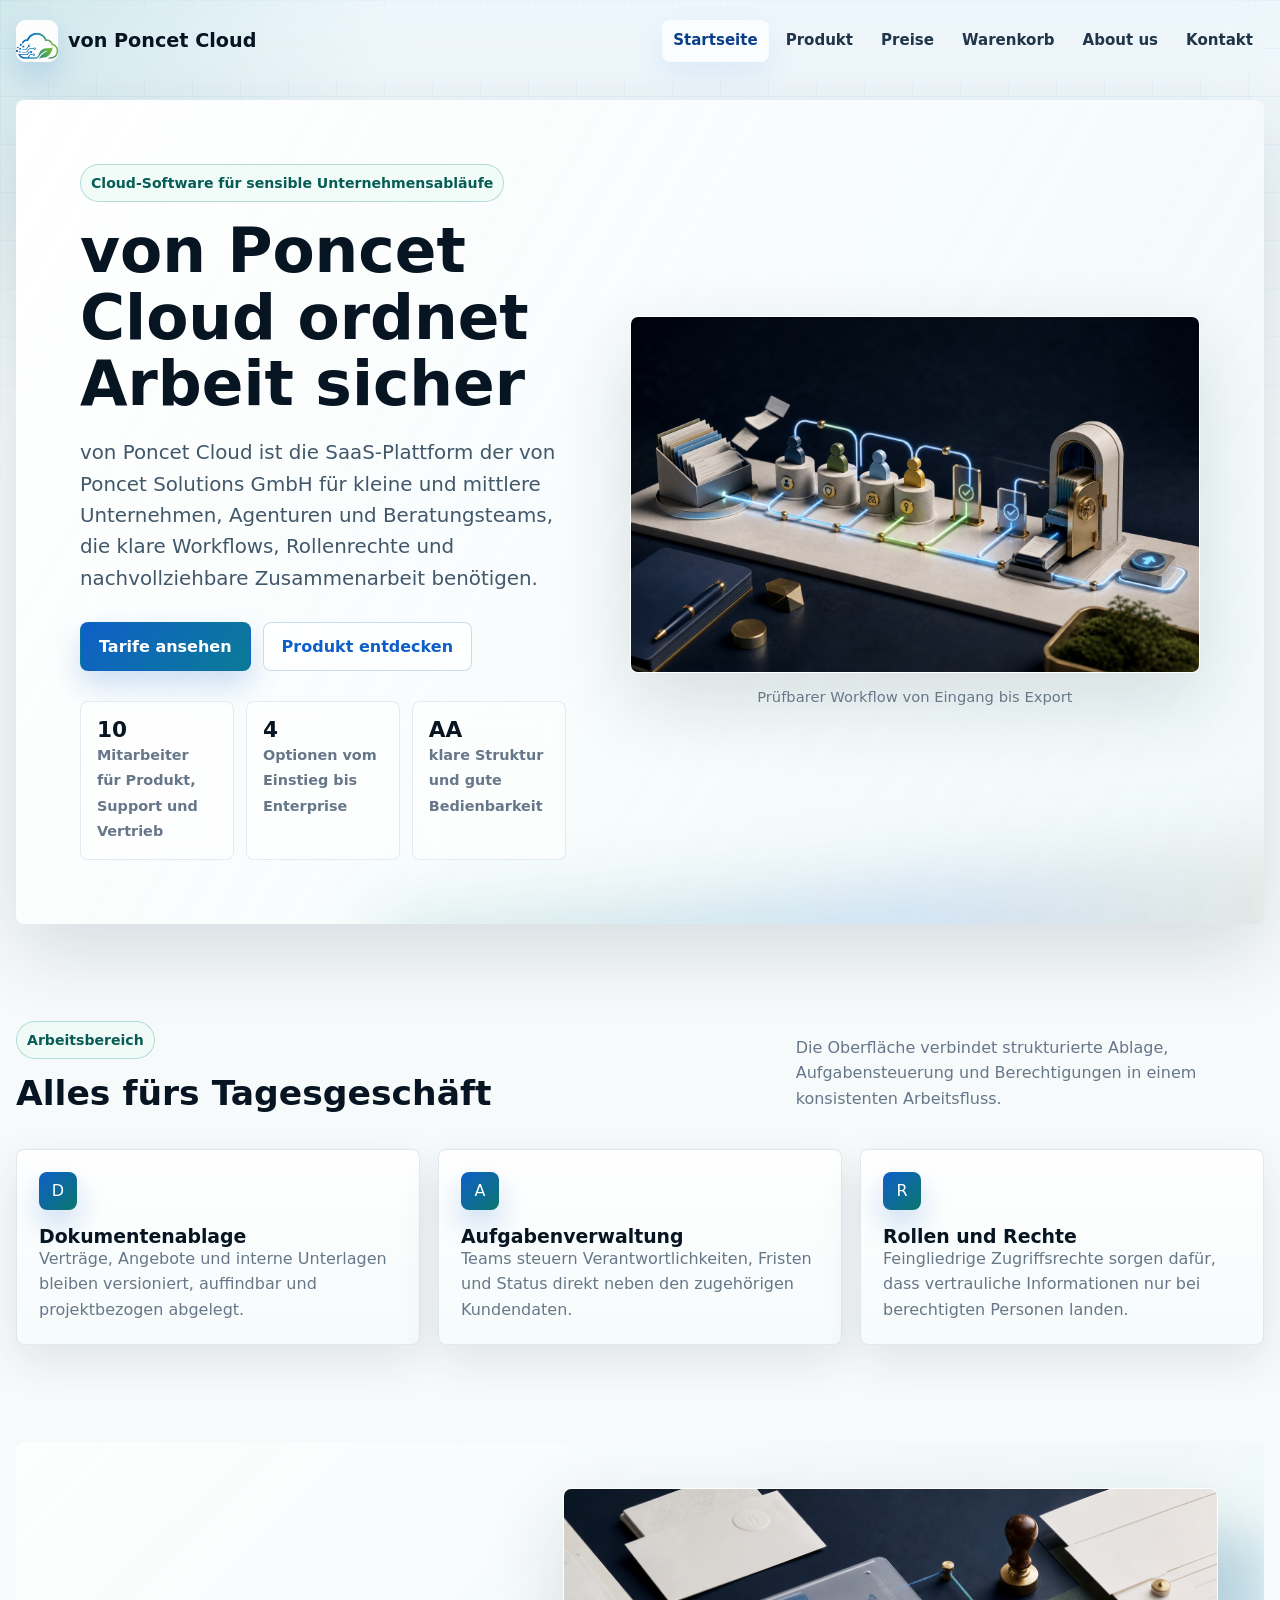
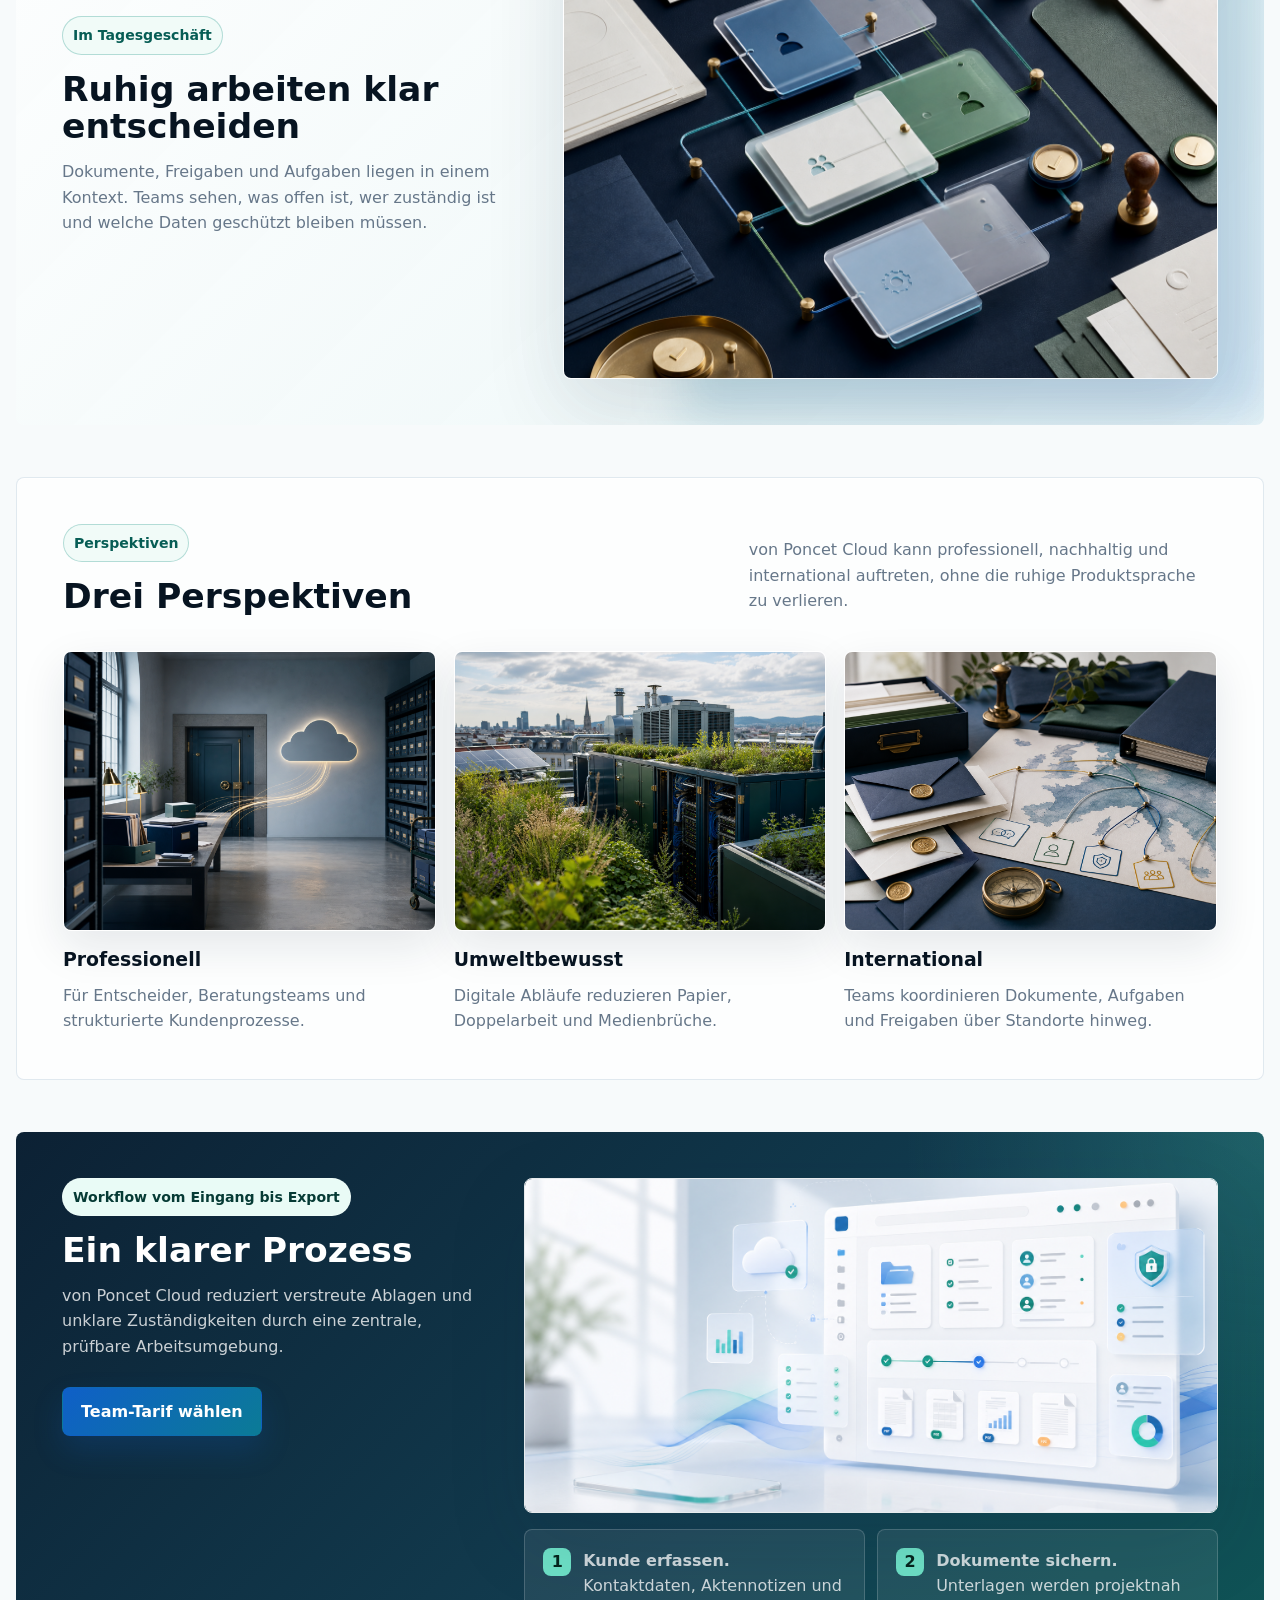
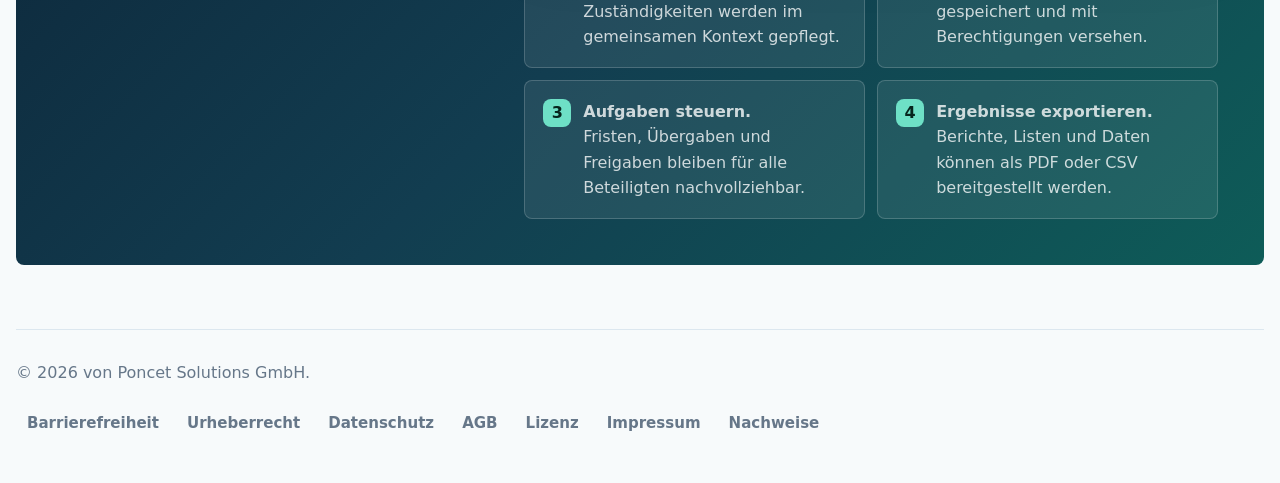
<file: index.html>
<!DOCTYPE html>
<html lang="de">
<head>
  <meta charset="UTF-8">
  <meta name="viewport" content="width=device-width, initial-scale=1.0">
  <meta name="description" content="von Poncet Cloud ist ein Cloud-Service der von Poncet Solutions GmbH für sichere Unternehmens-Workflows.">
  <link rel="stylesheet" href="style/style.css?v=8">
  <script src="js/main.js" defer></script>
  <title>von Poncet Cloud | Sichere Cloud-Workflows</title>
</head>
<body>
  <a class="skip-link" href="#main-content">Zum Inhalt springen</a>
  <header class="site-header">
    <a class="brand" href="index.html" aria-label="von Poncet Cloud Startseite"><span class="brand-logo" aria-hidden="true"></span>von Poncet Cloud</a>
    <nav aria-label="Hauptnavigation">
      <ul>
        <li><a href="index.html" aria-current="page">Startseite</a></li>
        <li><a href="product.html">Produkt</a></li>
        <li><a href="pricing.html">Preise</a></li>
        <li><a href="cart.html">Warenkorb</a></li>
        <li><a href="about.html">About us</a></li>
        <li><a href="contact.html">Kontakt</a></li>
      </ul>
    </nav>
  </header>

  <main id="main-content">
    <section class="hero">
      <div>
        <p class="eyebrow">Cloud-Software für sensible Unternehmensabläufe</p>
        <h1>von Poncet Cloud ordnet Arbeit sicher</h1>
        <p class="lead">
          von Poncet Cloud ist die SaaS-Plattform der von Poncet Solutions GmbH für kleine und mittlere Unternehmen,
          Agenturen und Beratungsteams, die klare Workflows, Rollenrechte und nachvollziehbare
          Zusammenarbeit benötigen.
        </p>
        <div class="actions">
          <a class="button" href="pricing.html">Tarife ansehen</a>
          <a class="button secondary" href="product.html">Produkt entdecken</a>
        </div>
        <div class="metrics" aria-label="Produktkennzahlen">
          <div class="metric"><strong>10</strong><span>Mitarbeiter für Produkt, Support und Vertrieb</span></div>
          <div class="metric"><strong>4</strong><span>Optionen vom Einstieg bis Enterprise</span></div>
          <div class="metric"><strong>AA</strong><span>klare Struktur und gute Bedienbarkeit</span></div>
        </div>
      </div>
      <figure class="hero-visual hero-visual-wide">
        <img src="assets/images/vonponcetcloud-workflow-model.png" alt="Physisches Modell eines sicheren Workflows mit Rollen, Freigaben und Exportpfad">
        <figcaption>Prüfbarer Workflow von Eingang bis Export</figcaption>
      </figure>
    </section>

    <section class="intro-band" aria-labelledby="features-heading">
      <div class="section-head">
        <div>
          <p class="eyebrow">Arbeitsbereich</p>
          <h2 id="features-heading">Alles fürs Tagesgeschäft</h2>
        </div>
        <p>Die Oberfläche verbindet strukturierte Ablage, Aufgabensteuerung und Berechtigungen in einem konsistenten Arbeitsfluss.</p>
      </div>
      <div class="feature-grid">
        <article class="feature">
          <div class="icon brand-mark" aria-hidden="true">D</div>
          <h3>Dokumentenablage</h3>
          <p>Verträge, Angebote und interne Unterlagen bleiben versioniert, auffindbar und projektbezogen abgelegt.</p>
        </article>
        <article class="feature">
          <div class="icon brand-mark" aria-hidden="true">A</div>
          <h3>Aufgabenverwaltung</h3>
          <p>Teams steuern Verantwortlichkeiten, Fristen und Status direkt neben den zugehörigen Kundendaten.</p>
        </article>
        <article class="feature">
          <div class="icon brand-mark" aria-hidden="true">R</div>
          <h3>Rollen und Rechte</h3>
          <p>Feingliedrige Zugriffsrechte sorgen dafür, dass vertrauliche Informationen nur bei berechtigten Personen landen.</p>
        </article>
      </div>
    </section>

    <section class="media-band" aria-labelledby="daily-heading">
      <div class="media-copy">
        <p class="eyebrow">Im Tagesgeschäft</p>
        <h2 id="daily-heading">Ruhig arbeiten klar entscheiden</h2>
        <p>Dokumente, Freigaben und Aufgaben liegen in einem Kontext. Teams sehen, was offen ist, wer zuständig ist und welche Daten geschützt bleiben müssen.</p>
      </div>
      <figure class="image-panel">
        <img src="assets/images/vonponcetcloud-workflow-still-life.png" alt="Taktile Prozessdarstellung mit Karten, Markern und Routing-Fäden">
      </figure>
    </section>

    <section class="image-stories" aria-labelledby="perspectives-heading">
      <div class="section-head">
        <div>
          <p class="eyebrow">Perspektiven</p>
          <h2 id="perspectives-heading">Drei Perspektiven</h2>
        </div>
        <p>von Poncet Cloud kann professionell, nachhaltig und international auftreten, ohne die ruhige Produktsprache zu verlieren.</p>
      </div>
      <div class="story-grid">
        <article class="story-card">
          <img src="assets/images/vonponcetcloud-secure-archive.png" alt="Sicherer Dokumentenarchivraum mit abstraktem Cloud-Lichtsystem">
          <h3>Professionell</h3>
          <p>Für Entscheider, Beratungsteams und strukturierte Kundenprozesse.</p>
        </article>
        <article class="story-card">
          <img src="assets/images/vonponcetcloud-green-infrastructure.png" alt="Begrünte Cloud-Infrastruktur auf einem modernen europäischen Dach">
          <h3>Umweltbewusst</h3>
          <p>Digitale Abläufe reduzieren Papier, Doppelarbeit und Medienbrüche.</p>
        </article>
        <article class="story-card">
          <img src="assets/images/vonponcetcloud-contact-routing.png" alt="Kontakt- und Routingobjekte mit abstrakter Europakarte und farbigen Verbindungen">
          <h3>International</h3>
          <p>Teams koordinieren Dokumente, Aufgaben und Freigaben über Standorte hinweg.</p>
        </article>
      </div>
    </section>

    <section class="product-band" aria-labelledby="workflow-heading">
      <div>
        <p class="eyebrow">Workflow vom Eingang bis Export</p>
        <h2 id="workflow-heading">Ein klarer Prozess</h2>
        <p>von Poncet Cloud reduziert verstreute Ablagen und unklare Zuständigkeiten durch eine zentrale, prüfbare Arbeitsumgebung.</p>
        <div class="actions">
          <a class="button" href="cart.html?plan=team">Team-Tarif wählen</a>
        </div>
      </div>
      <div class="band-flow">
        <img src="assets/images/vonponcetcloud-hero-workspace.png" alt="Architektonisches Workflow-Modell mit Dokumenten, Freigaben und Exportpfad">
        <ol class="timeline">
          <li><strong>Kunde erfassen.</strong><br>Kontaktdaten, Aktennotizen und Zuständigkeiten werden im gemeinsamen Kontext gepflegt.</li>
          <li><strong>Dokumente sichern.</strong><br>Unterlagen werden projektnah gespeichert und mit Berechtigungen versehen.</li>
          <li><strong>Aufgaben steuern.</strong><br>Fristen, Übergaben und Freigaben bleiben für alle Beteiligten nachvollziehbar.</li>
          <li><strong>Ergebnisse exportieren.</strong><br>Berichte, Listen und Daten können als PDF oder CSV bereitgestellt werden.</li>
        </ol>
      </div>
    </section>
  </main>

  <footer class="site-footer">
    <p>&copy; 2026 von Poncet Solutions GmbH.</p>
    <nav aria-label="Footer-Navigation">
      <ul>
        <li><a href="accessibility.html">Barrierefreiheit</a></li>
        <li><a href="copyright.html">Urheberrecht</a></li>
        <li><a href="privacy.html">Datenschutz</a></li>
        <li><a href="terms.html">AGB</a></li><li><a href="license.html">Lizenz</a></li>
        <li><a href="imprint.html">Impressum</a></li>
        <li><a href="evidence.html">Nachweise</a></li>
      </ul>
    </nav>
  </footer>
</body>
</html>
</file>
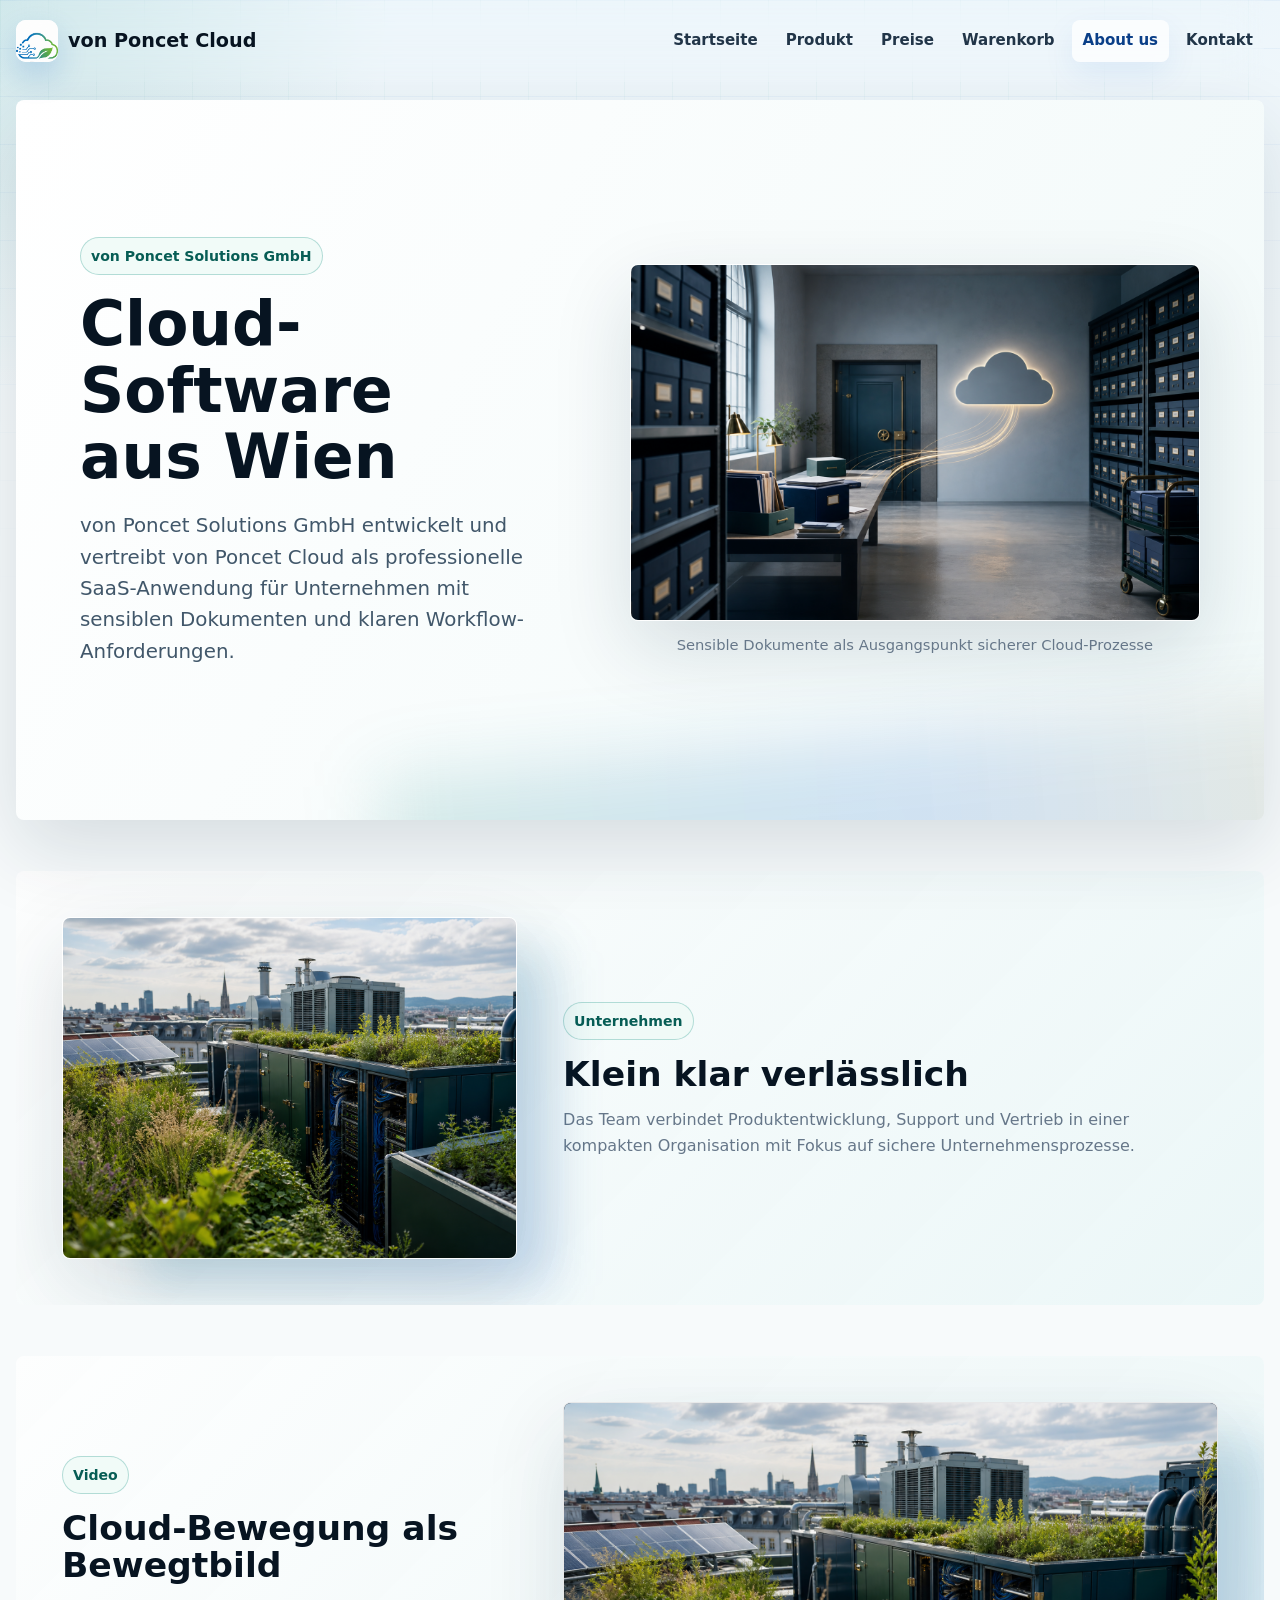
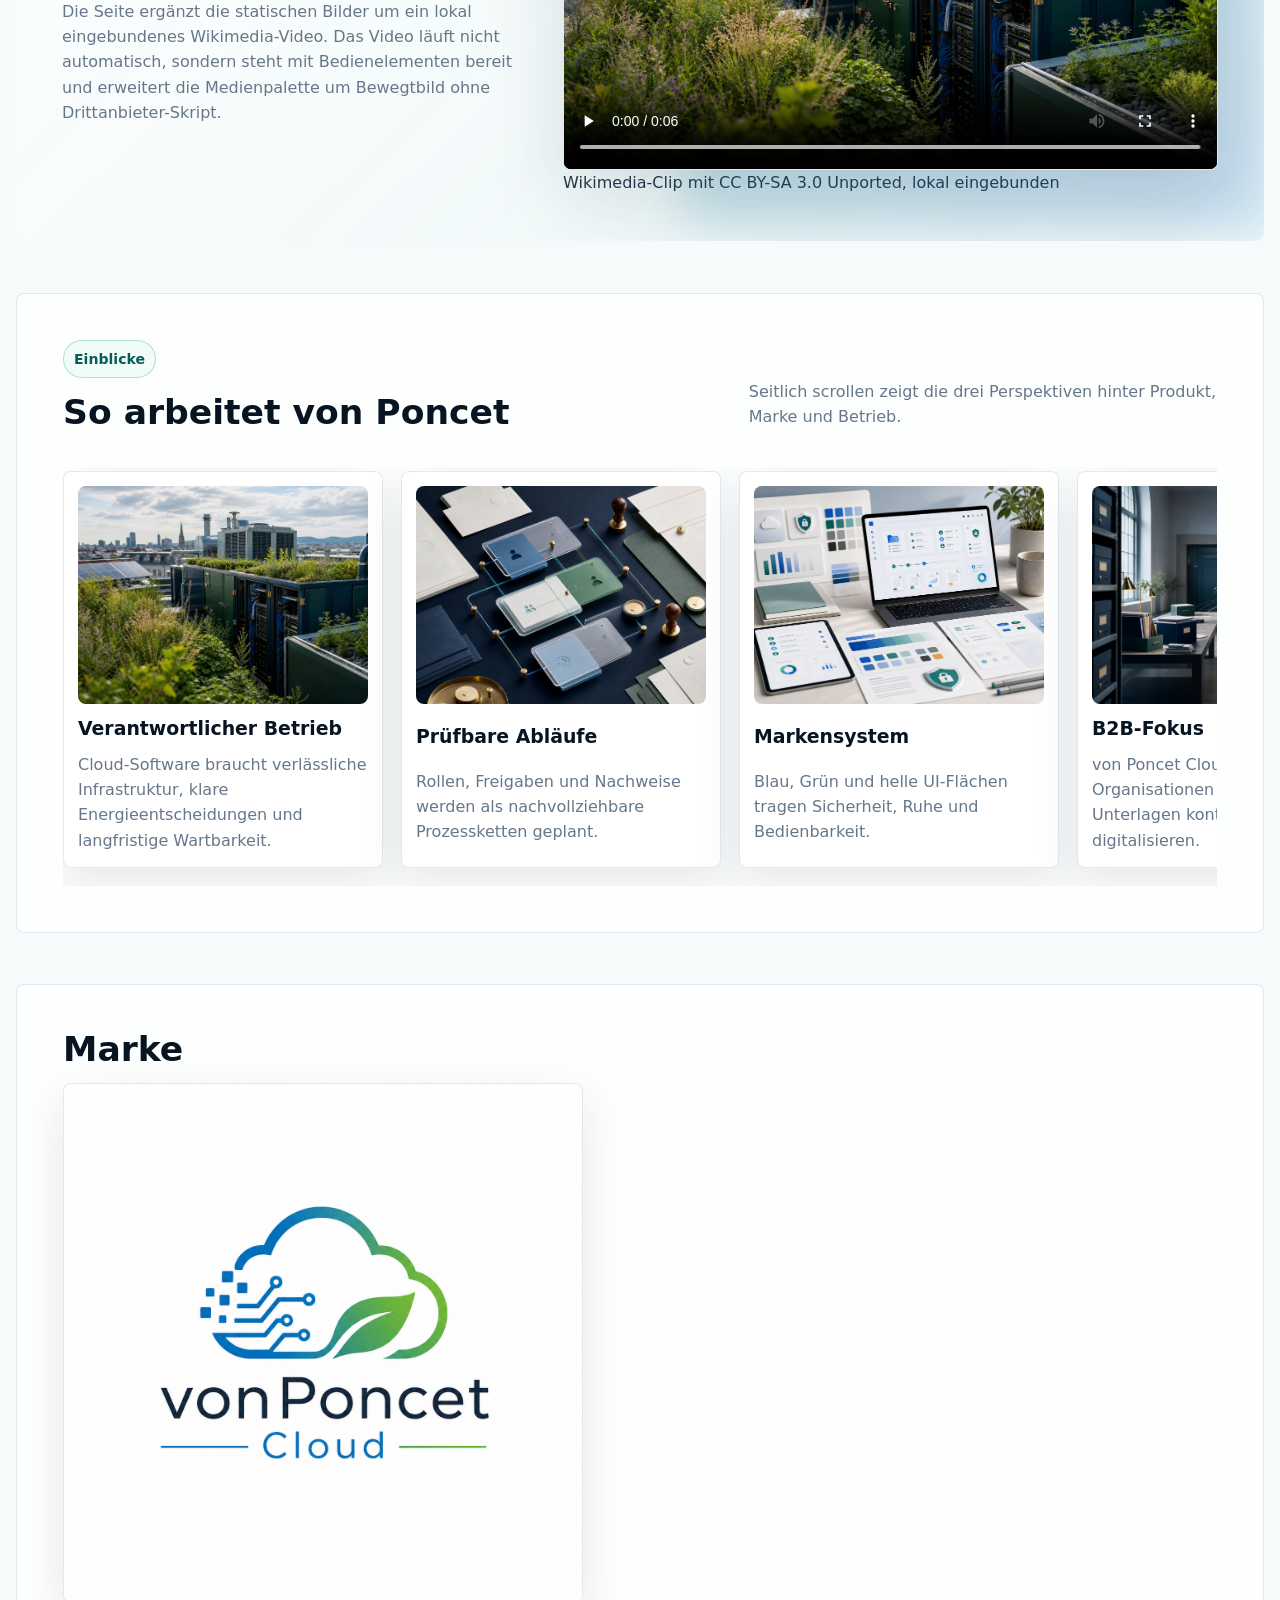
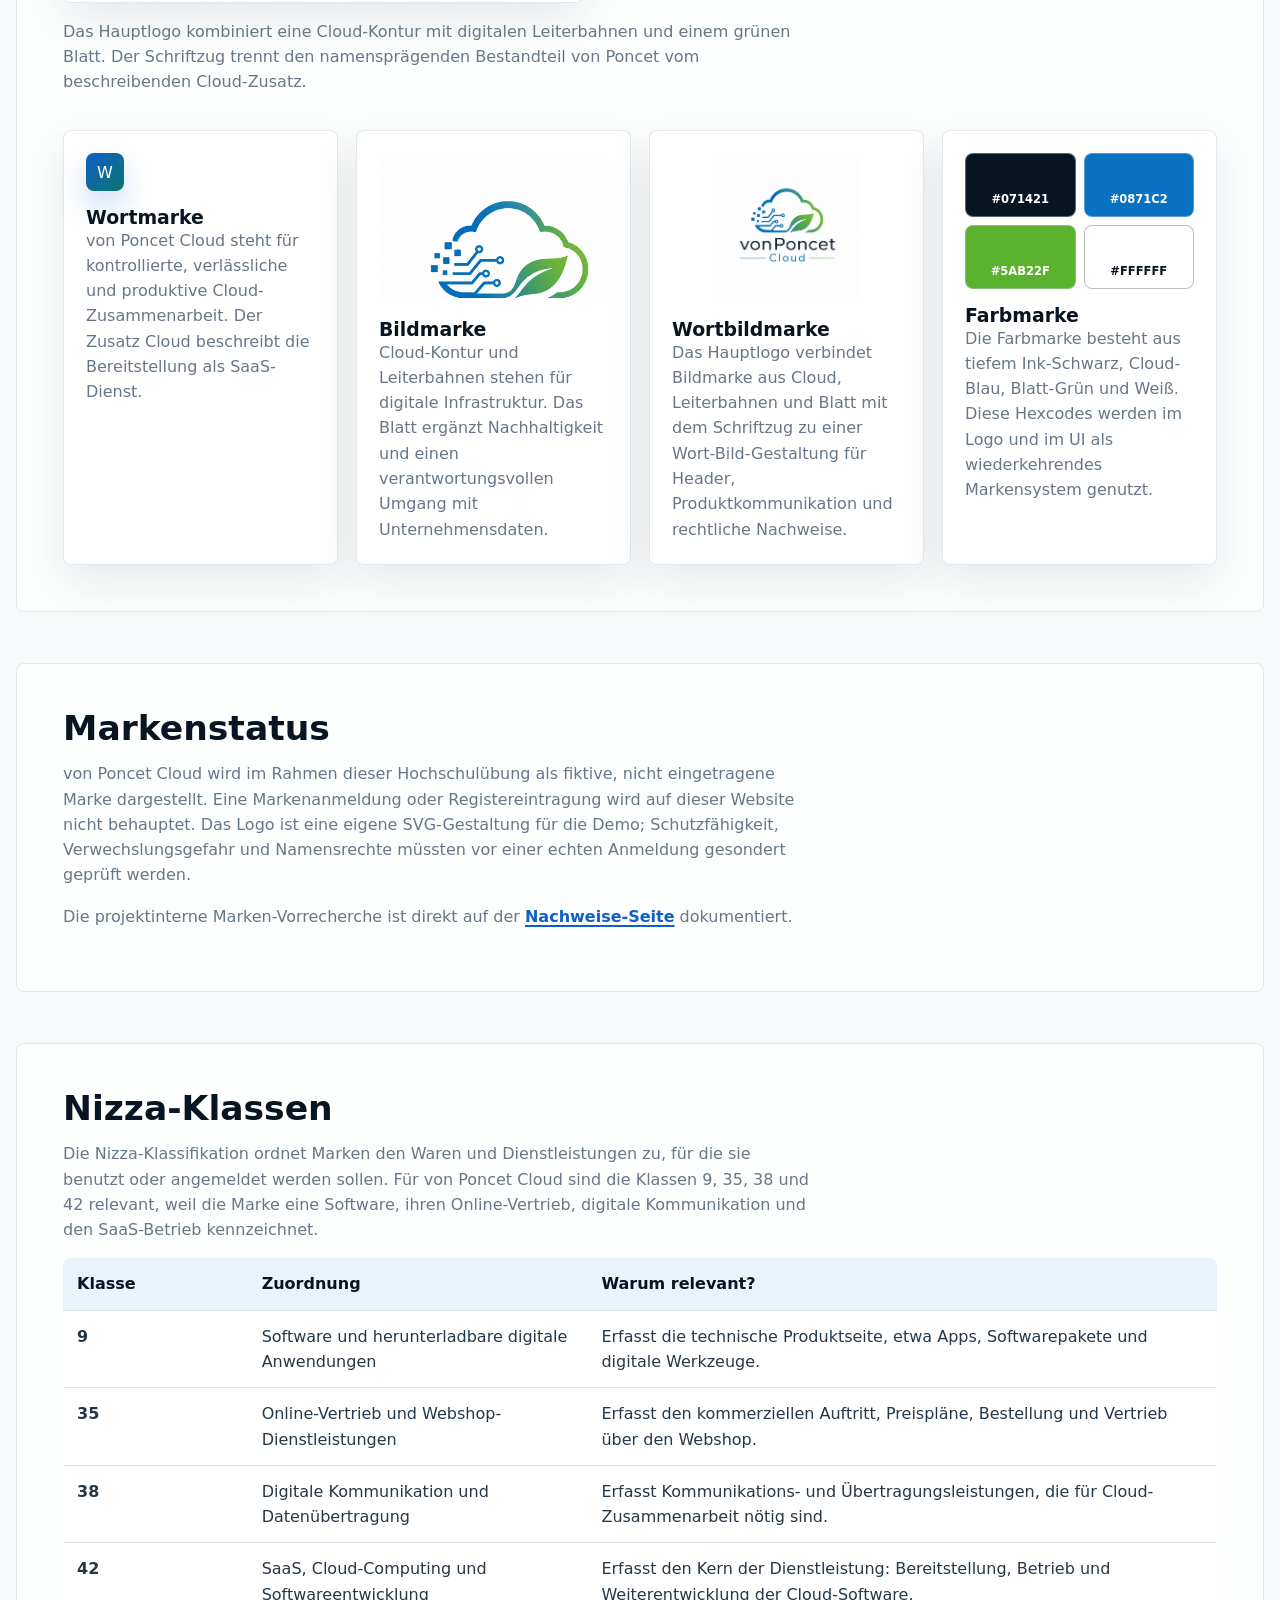
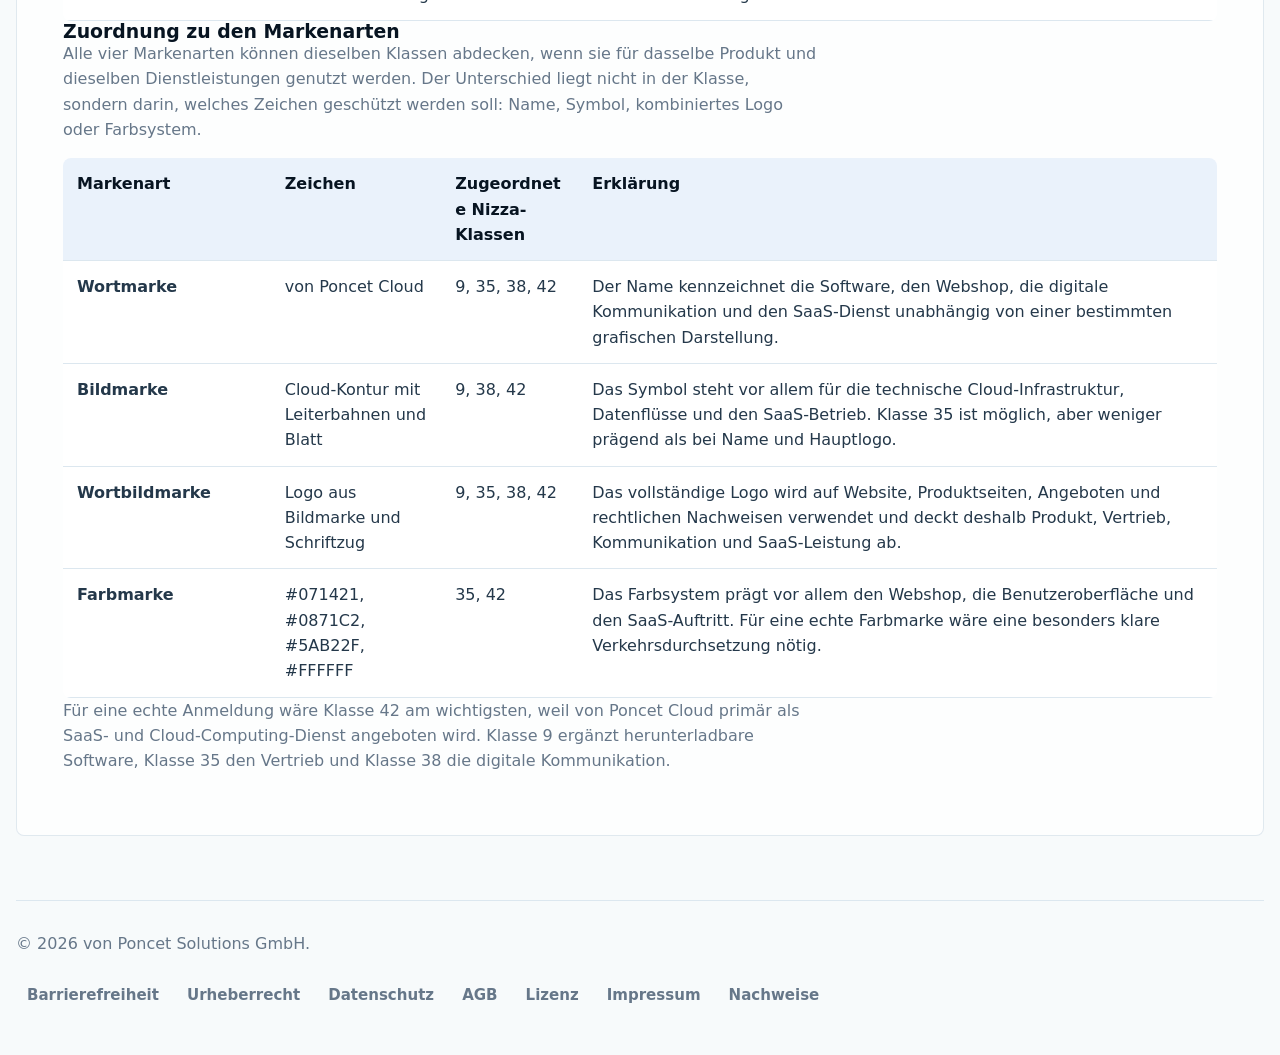
<file: about.html>
<!DOCTYPE html>
<html lang="de">
<head>
  <meta charset="UTF-8">
  <meta name="viewport" content="width=device-width, initial-scale=1.0">
  <meta name="description" content="Über von Poncet Solutions GmbH, Marke von Poncet Cloud und Nizza-Klassen.">
  <link rel="stylesheet" href="style/style.css?v=8">
  <script src="js/main.js" defer></script>
  <title>About us | von Poncet Cloud</title>
</head>
<body>
  <a class="skip-link" href="#main-content">Zum Inhalt springen</a>
  <header class="site-header">
    <a class="brand" href="index.html" aria-label="von Poncet Cloud Startseite"><span class="brand-logo" aria-hidden="true"></span>von Poncet Cloud</a>
    <nav aria-label="Hauptnavigation"><ul><li><a href="index.html">Startseite</a></li><li><a href="product.html">Produkt</a></li><li><a href="pricing.html">Preise</a></li><li><a href="cart.html">Warenkorb</a></li><li><a href="about.html" aria-current="page">About us</a></li><li><a href="contact.html">Kontakt</a></li></ul></nav>
  </header>
  <main id="main-content">
    <section class="hero hero-about">
      <div><p class="eyebrow">von Poncet Solutions GmbH</p><h1>Cloud-Software aus Wien</h1><p class="lead">von Poncet Solutions GmbH entwickelt und vertreibt von Poncet Cloud als professionelle SaaS-Anwendung für Unternehmen mit sensiblen Dokumenten und klaren Workflow-Anforderungen.</p></div>
      <figure class="hero-visual hero-visual-wide">
        <img src="assets/images/vonponcetcloud-secure-archive.png" alt="Sicherer Dokumentenarchivraum mit abstraktem Cloud-Lichtsystem">
        <figcaption>Sensible Dokumente als Ausgangspunkt sicherer Cloud-Prozesse</figcaption>
      </figure>
    </section>
    <section class="media-band media-band-reverse" aria-labelledby="company-heading">
      <div class="media-copy">
        <p class="eyebrow">Unternehmen</p>
        <h2 id="company-heading">Klein klar verlässlich</h2>
        <p>Das Team verbindet Produktentwicklung, Support und Vertrieb in einer kompakten Organisation mit Fokus auf sichere Unternehmensprozesse.</p>
      </div>
      <figure class="image-panel">
        <img src="assets/images/vonponcetcloud-green-infrastructure.png" alt="Begrünte Cloud-Infrastruktur auf einem modernen europäischen Dach">
      </figure>
    </section>
    <section class="media-band" aria-labelledby="video-heading">
      <div class="media-copy">
        <p class="eyebrow">Video</p>
        <h2 id="video-heading">Cloud-Bewegung als Bewegtbild</h2>
        <p>Die Seite ergänzt die statischen Bilder um ein lokal eingebundenes Wikimedia-Video. Das Video läuft nicht automatisch, sondern steht mit Bedienelementen bereit und erweitert die Medienpalette um Bewegtbild ohne Drittanbieter-Skript.</p>
      </div>
      <figure class="image-panel video-panel">
        <video controls preload="metadata" playsinline poster="assets/images/vonponcetcloud-green-infrastructure.png">
          <source src="assets/media/cloud-time-lapse.webm" type="video/webm">
          Ihr Browser unterstützt das Video-Element nicht.
        </video>
        <figcaption>Wikimedia-Clip mit CC BY-SA 3.0 Unported, lokal eingebunden</figcaption>
      </figure>
    </section>
    <section class="about-scroll-section" aria-labelledby="culture-heading">
      <div class="section-head">
        <div>
          <p class="eyebrow">Einblicke</p>
          <h2 id="culture-heading">So arbeitet von Poncet</h2>
        </div>
        <p>Seitlich scrollen zeigt die drei Perspektiven hinter Produkt, Marke und Betrieb.</p>
      </div>
      <div class="side-scroll" aria-label="von Poncet Cloud Einblicke">
        <article class="scroll-card">
          <img src="assets/images/vonponcetcloud-green-infrastructure.png" alt="Nachhaltige Cloud-Infrastruktur mit Pflanzen und Solarpaneelen">
          <h3>Verantwortlicher Betrieb</h3>
          <p>Cloud-Software braucht verlässliche Infrastruktur, klare Energieentscheidungen und langfristige Wartbarkeit.</p>
        </article>
        <article class="scroll-card">
          <img src="assets/images/vonponcetcloud-workflow-still-life.png" alt="Taktile Prozessdarstellung mit Karten, Markern und Routing-Fäden">
          <h3>Prüfbare Abläufe</h3>
          <p>Rollen, Freigaben und Nachweise werden als nachvollziehbare Prozessketten geplant.</p>
        </article>
        <article class="scroll-card">
          <img src="assets/images/vonponcetcloud-brand-system.png" alt="Designsystem für sichere Cloud-Software">
          <h3>Markensystem</h3>
          <p>Blau, Grün und helle UI-Flächen tragen Sicherheit, Ruhe und Bedienbarkeit.</p>
        </article>
        <article class="scroll-card">
          <img src="assets/images/vonponcetcloud-secure-archive.png" alt="Archivregale und sichere Dokumentenprozesse als Cloud-Metapher">
          <h3>B2B-Fokus</h3>
          <p>von Poncet Cloud ist für Organisationen gebaut, die sensible Unterlagen kontrolliert digitalisieren.</p>
        </article>
      </div>
    </section>
    <section aria-labelledby="brand-heading">
      <h2 id="brand-heading">Marke</h2>
      <div class="logo-showcase">
        <img src="assets/images/vonponcet-cloud-generated-exact.svg" alt="von Poncet Cloud Logo mit Cloud-Bildmarke und zweizeiligem Schriftzug">
        <p>Das Hauptlogo kombiniert eine Cloud-Kontur mit digitalen Leiterbahnen und einem grünen Blatt. Der Schriftzug trennt den namensprägenden Bestandteil von Poncet vom beschreibenden Cloud-Zusatz.</p>
      </div>
      <div class="brand-grid">
        <article class="brand-tile"><span class="brand-mark">W</span><h3>Wortmarke</h3><p>von Poncet Cloud steht für kontrollierte, verlässliche und produktive Cloud-Zusammenarbeit. Der Zusatz Cloud beschreibt die Bereitstellung als SaaS-Dienst.</p></article>
        <article class="brand-tile"><span class="logo-icon-crop" role="img" aria-label="von Poncet Cloud Bildmarke mit Cloud, digitalen Leiterbahnen und Blatt"></span><h3>Bildmarke</h3><p>Cloud-Kontur und Leiterbahnen stehen für digitale Infrastruktur. Das Blatt ergänzt Nachhaltigkeit und einen verantwortungsvollen Umgang mit Unternehmensdaten.</p></article>
        <article class="brand-tile"><img src="assets/images/vonponcet-cloud-generated-exact.svg" alt="von Poncet Cloud Wortbildmarke"><h3>Wortbildmarke</h3><p>Das Hauptlogo verbindet Bildmarke aus Cloud, Leiterbahnen und Blatt mit dem Schriftzug zu einer Wort-Bild-Gestaltung für Header, Produktkommunikation und rechtliche Nachweise.</p></article>
        <article class="brand-tile"><div class="color-swatches" aria-label="Farbmarke von Poncet Cloud"><span style="--swatch:#071421">#071421</span><span style="--swatch:#0871c2">#0871C2</span><span style="--swatch:#5ab22f">#5AB22F</span><span style="--swatch:#ffffff">#FFFFFF</span></div><h3>Farbmarke</h3><p>Die Farbmarke besteht aus tiefem Ink-Schwarz, Cloud-Blau, Blatt-Grün und Weiß. Diese Hexcodes werden im Logo und im UI als wiederkehrendes Markensystem genutzt.</p></article>
      </div>
    </section>
    <section aria-labelledby="brand-status-heading">
      <h2 id="brand-status-heading">Markenstatus</h2>
      <p>von Poncet Cloud wird im Rahmen dieser Hochschulübung als fiktive, nicht eingetragene Marke dargestellt. Eine Markenanmeldung oder Registereintragung wird auf dieser Website nicht behauptet. Das Logo ist eine eigene SVG-Gestaltung für die Demo; Schutzfähigkeit, Verwechslungsgefahr und Namensrechte müssten vor einer echten Anmeldung gesondert geprüft werden.</p>
      <p>Die projektinterne Marken-Vorrecherche ist direkt auf der <a href="evidence.html">Nachweise-Seite</a> dokumentiert.</p>
    </section>
    <section aria-labelledby="nice-heading">
      <h2 id="nice-heading">Nizza-Klassen</h2>
      <p>Die Nizza-Klassifikation ordnet Marken den Waren und Dienstleistungen zu, für die sie benutzt oder angemeldet werden sollen. Für von Poncet Cloud sind die Klassen 9, 35, 38 und 42 relevant, weil die Marke eine Software, ihren Online-Vertrieb, digitale Kommunikation und den SaaS-Betrieb kennzeichnet.</p>
      <div class="table-wrap"><table class="nice-class-table"><thead><tr><th>Klasse</th><th>Zuordnung</th><th>Warum relevant?</th></tr></thead><tbody><tr><td>9</td><td>Software und herunterladbare digitale Anwendungen</td><td>Erfasst die technische Produktseite, etwa Apps, Softwarepakete und digitale Werkzeuge.</td></tr><tr><td>35</td><td>Online-Vertrieb und Webshop-Dienstleistungen</td><td>Erfasst den kommerziellen Auftritt, Preispläne, Bestellung und Vertrieb über den Webshop.</td></tr><tr><td>38</td><td>Digitale Kommunikation und Datenübertragung</td><td>Erfasst Kommunikations- und Übertragungsleistungen, die für Cloud-Zusammenarbeit nötig sind.</td></tr><tr><td>42</td><td>SaaS, Cloud-Computing und Softwareentwicklung</td><td>Erfasst den Kern der Dienstleistung: Bereitstellung, Betrieb und Weiterentwicklung der Cloud-Software.</td></tr></tbody></table></div>
      <h3>Zuordnung zu den Markenarten</h3>
      <p>Alle vier Markenarten können dieselben Klassen abdecken, wenn sie für dasselbe Produkt und dieselben Dienstleistungen genutzt werden. Der Unterschied liegt nicht in der Klasse, sondern darin, welches Zeichen geschützt werden soll: Name, Symbol, kombiniertes Logo oder Farbsystem.</p>
      <div class="table-wrap"><table class="brand-class-table"><thead><tr><th>Markenart</th><th>Zeichen</th><th>Zugeordnete Nizza-Klassen</th><th>Erklärung</th></tr></thead><tbody><tr><td>Wortmarke</td><td>von Poncet Cloud</td><td>9, 35, 38, 42</td><td>Der Name kennzeichnet die Software, den Webshop, die digitale Kommunikation und den SaaS-Dienst unabhängig von einer bestimmten grafischen Darstellung.</td></tr><tr><td>Bildmarke</td><td>Cloud-Kontur mit Leiterbahnen und Blatt</td><td>9, 38, 42</td><td>Das Symbol steht vor allem für die technische Cloud-Infrastruktur, Datenflüsse und den SaaS-Betrieb. Klasse 35 ist möglich, aber weniger prägend als bei Name und Hauptlogo.</td></tr><tr><td>Wortbildmarke</td><td>Logo aus Bildmarke und Schriftzug</td><td>9, 35, 38, 42</td><td>Das vollständige Logo wird auf Website, Produktseiten, Angeboten und rechtlichen Nachweisen verwendet und deckt deshalb Produkt, Vertrieb, Kommunikation und SaaS-Leistung ab.</td></tr><tr><td>Farbmarke</td><td>#071421, #0871C2, #5AB22F, #FFFFFF</td><td>35, 42</td><td>Das Farbsystem prägt vor allem den Webshop, die Benutzeroberfläche und den SaaS-Auftritt. Für eine echte Farbmarke wäre eine besonders klare Verkehrsdurchsetzung nötig.</td></tr></tbody></table></div>
      <p>Für eine echte Anmeldung wäre Klasse 42 am wichtigsten, weil von Poncet Cloud primär als SaaS- und Cloud-Computing-Dienst angeboten wird. Klasse 9 ergänzt herunterladbare Software, Klasse 35 den Vertrieb und Klasse 38 die digitale Kommunikation.</p>
    </section>
  </main>
  <footer class="site-footer"><p>&copy; 2026 von Poncet Solutions GmbH.</p><nav aria-label="Footer-Navigation"><ul><li><a href="accessibility.html">Barrierefreiheit</a></li><li><a href="copyright.html">Urheberrecht</a></li><li><a href="privacy.html">Datenschutz</a></li><li><a href="terms.html">AGB</a></li><li><a href="license.html">Lizenz</a></li><li><a href="imprint.html">Impressum</a></li><li><a href="evidence.html">Nachweise</a></li></ul></nav></footer>
</body>
</html>
</file>
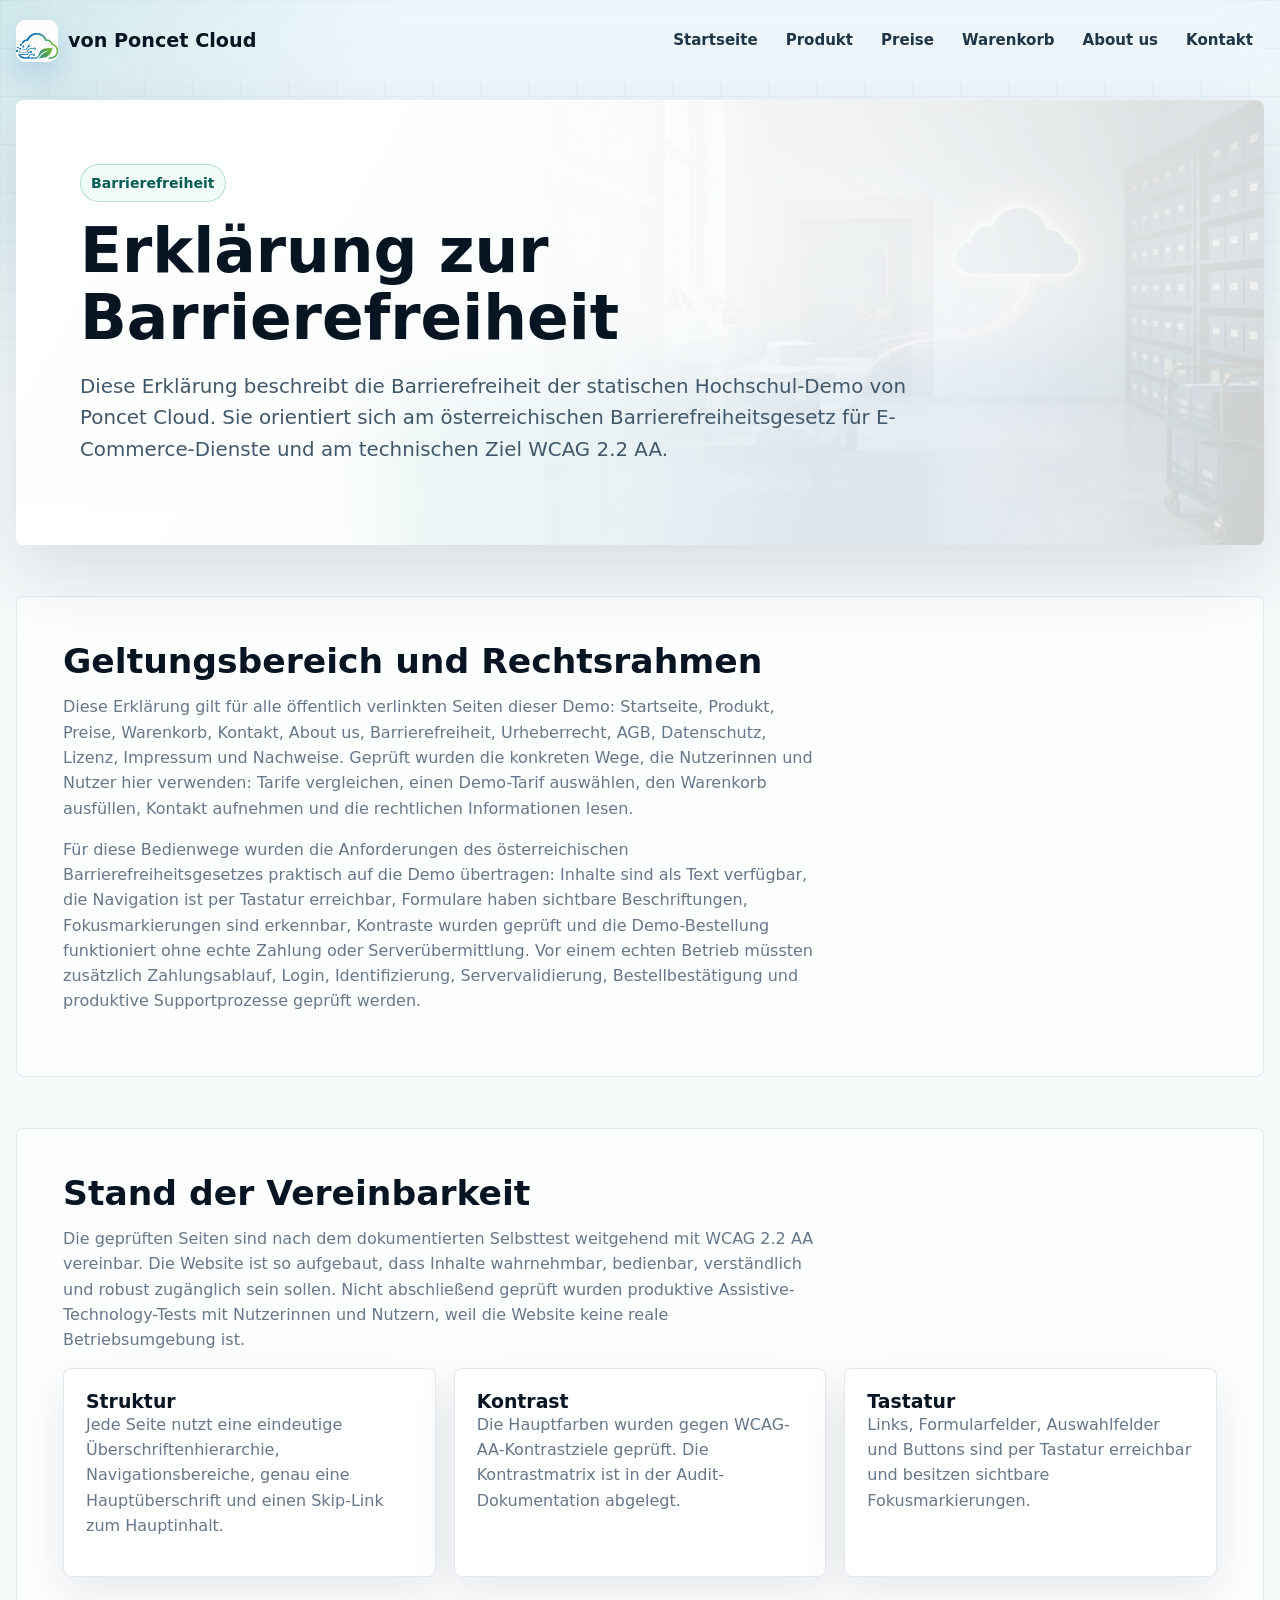
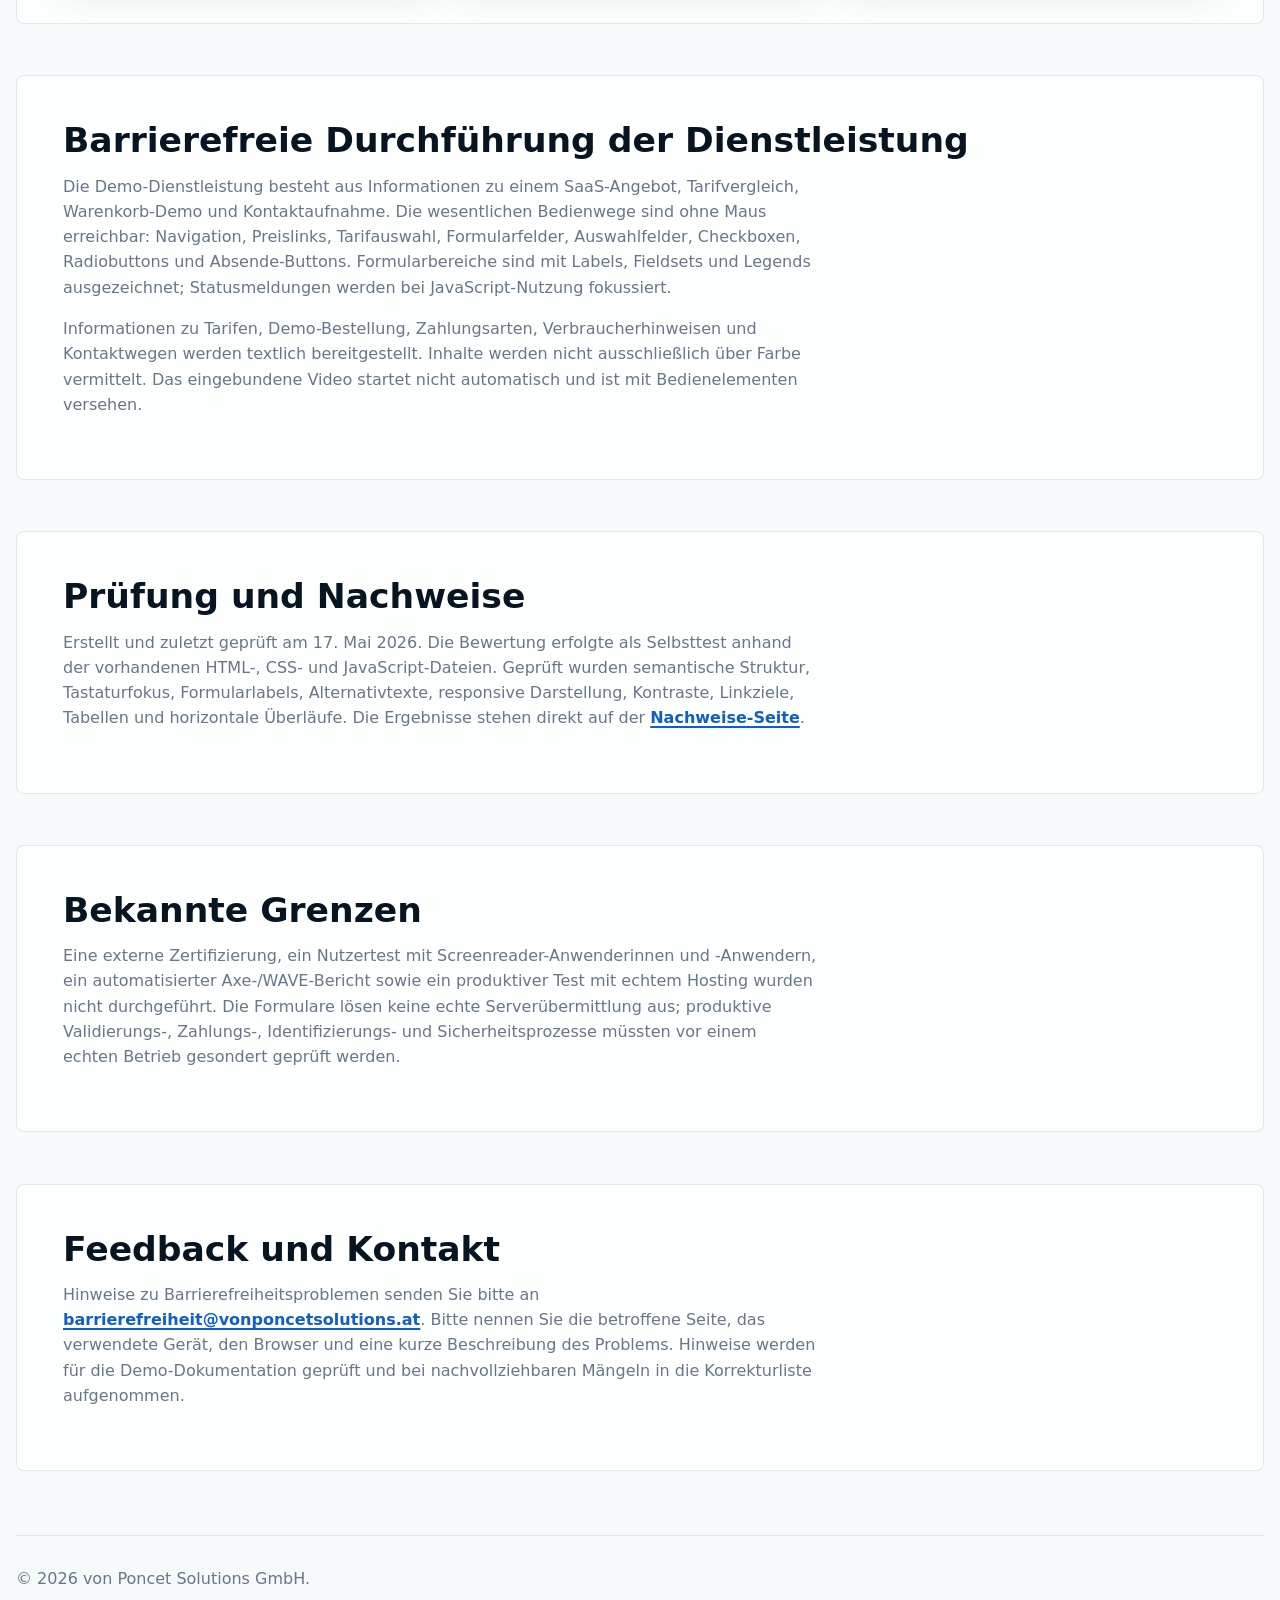
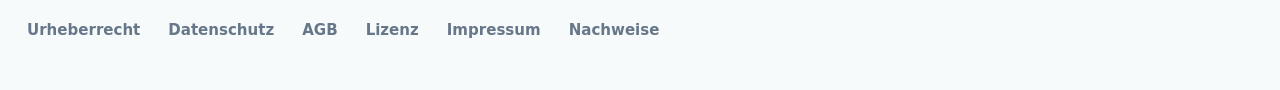
<file: accessibility.html>
<!DOCTYPE html>
<html lang="de">
<head>
  <meta charset="UTF-8">
  <meta name="viewport" content="width=device-width, initial-scale=1.0">
  <meta name="description" content="Barrierefreiheitserklärung der Website von Poncet Cloud.">
  <link rel="stylesheet" href="style/style.css?v=8">
  <title>Barrierefreiheit | von Poncet Cloud</title>
</head>
<body>
  <a class="skip-link" href="#main-content">Zum Inhalt springen</a>
  <header class="site-header"><a class="brand" href="index.html" aria-label="von Poncet Cloud Startseite"><span class="brand-logo" aria-hidden="true"></span>von Poncet Cloud</a><nav aria-label="Hauptnavigation"><ul><li><a href="index.html">Startseite</a></li><li><a href="product.html">Produkt</a></li><li><a href="pricing.html">Preise</a></li><li><a href="cart.html">Warenkorb</a></li><li><a href="about.html">About us</a></li><li><a href="contact.html">Kontakt</a></li></ul></nav></header>
  <main id="main-content">
    <section class="hero hero-text-only hero-legal"><div><p class="eyebrow">Barrierefreiheit</p><h1>Erklärung zur Barrierefreiheit</h1><p class="lead">Diese Erklärung beschreibt die Barrierefreiheit der statischen Hochschul-Demo von Poncet Cloud. Sie orientiert sich am österreichischen Barrierefreiheitsgesetz für E-Commerce-Dienste und am technischen Ziel WCAG 2.2 AA.</p></div></section>
    <section aria-labelledby="scope-heading"><h2 id="scope-heading">Geltungsbereich und Rechtsrahmen</h2><p>Diese Erklärung gilt für alle öffentlich verlinkten Seiten dieser Demo: Startseite, Produkt, Preise, Warenkorb, Kontakt, About us, Barrierefreiheit, Urheberrecht, AGB, Datenschutz, Lizenz, Impressum und Nachweise. Geprüft wurden die konkreten Wege, die Nutzerinnen und Nutzer hier verwenden: Tarife vergleichen, einen Demo-Tarif auswählen, den Warenkorb ausfüllen, Kontakt aufnehmen und die rechtlichen Informationen lesen.</p><p>Für diese Bedienwege wurden die Anforderungen des österreichischen Barrierefreiheitsgesetzes praktisch auf die Demo übertragen: Inhalte sind als Text verfügbar, die Navigation ist per Tastatur erreichbar, Formulare haben sichtbare Beschriftungen, Fokusmarkierungen sind erkennbar, Kontraste wurden geprüft und die Demo-Bestellung funktioniert ohne echte Zahlung oder Serverübermittlung. Vor einem echten Betrieb müssten zusätzlich Zahlungsablauf, Login, Identifizierung, Servervalidierung, Bestellbestätigung und produktive Supportprozesse geprüft werden.</p></section>
    <section aria-labelledby="status-heading"><h2 id="status-heading">Stand der Vereinbarkeit</h2><p>Die geprüften Seiten sind nach dem dokumentierten Selbsttest weitgehend mit WCAG 2.2 AA vereinbar. Die Website ist so aufgebaut, dass Inhalte wahrnehmbar, bedienbar, verständlich und robust zugänglich sein sollen. Nicht abschließend geprüft wurden produktive Assistive-Technology-Tests mit Nutzerinnen und Nutzern, weil die Website keine reale Betriebsumgebung ist.</p><div class="legal-grid"><article class="legal-note"><h3>Struktur</h3><p>Jede Seite nutzt eine eindeutige Überschriftenhierarchie, Navigationsbereiche, genau eine Hauptüberschrift und einen Skip-Link zum Hauptinhalt.</p></article><article class="legal-note"><h3>Kontrast</h3><p>Die Hauptfarben wurden gegen WCAG-AA-Kontrastziele geprüft. Die Kontrastmatrix ist in der Audit-Dokumentation abgelegt.</p></article><article class="legal-note"><h3>Tastatur</h3><p>Links, Formularfelder, Auswahlfelder und Buttons sind per Tastatur erreichbar und besitzen sichtbare Fokusmarkierungen.</p></article></div></section>
    <section aria-labelledby="service-heading"><h2 id="service-heading">Barrierefreie Durchführung der Dienstleistung</h2><p>Die Demo-Dienstleistung besteht aus Informationen zu einem SaaS-Angebot, Tarifvergleich, Warenkorb-Demo und Kontaktaufnahme. Die wesentlichen Bedienwege sind ohne Maus erreichbar: Navigation, Preislinks, Tarifauswahl, Formularfelder, Auswahlfelder, Checkboxen, Radiobuttons und Absende-Buttons. Formularbereiche sind mit Labels, Fieldsets und Legends ausgezeichnet; Statusmeldungen werden bei JavaScript-Nutzung fokussiert.</p><p>Informationen zu Tarifen, Demo-Bestellung, Zahlungsarten, Verbraucherhinweisen und Kontaktwegen werden textlich bereitgestellt. Inhalte werden nicht ausschließlich über Farbe vermittelt. Das eingebundene Video startet nicht automatisch und ist mit Bedienelementen versehen.</p></section>
    <section aria-labelledby="audit-heading"><h2 id="audit-heading">Prüfung und Nachweise</h2><p>Erstellt und zuletzt geprüft am 17. Mai 2026. Die Bewertung erfolgte als Selbsttest anhand der vorhandenen HTML-, CSS- und JavaScript-Dateien. Geprüft wurden semantische Struktur, Tastaturfokus, Formularlabels, Alternativtexte, responsive Darstellung, Kontraste, Linkziele, Tabellen und horizontale Überläufe. Die Ergebnisse stehen direkt auf der <a href="evidence.html">Nachweise-Seite</a>.</p></section>
    <section aria-labelledby="limits-heading"><h2 id="limits-heading">Bekannte Grenzen</h2><p>Eine externe Zertifizierung, ein Nutzertest mit Screenreader-Anwenderinnen und -Anwendern, ein automatisierter Axe-/WAVE-Bericht sowie ein produktiver Test mit echtem Hosting wurden nicht durchgeführt. Die Formulare lösen keine echte Serverübermittlung aus; produktive Validierungs-, Zahlungs-, Identifizierungs- und Sicherheitsprozesse müssten vor einem echten Betrieb gesondert geprüft werden.</p></section>
    <section aria-labelledby="feedback-heading"><h2 id="feedback-heading">Feedback und Kontakt</h2><p>Hinweise zu Barrierefreiheitsproblemen senden Sie bitte an <a href="mailto:barrierefreiheit@vonponcetsolutions.at">barrierefreiheit@vonponcetsolutions.at</a>. Bitte nennen Sie die betroffene Seite, das verwendete Gerät, den Browser und eine kurze Beschreibung des Problems. Hinweise werden für die Demo-Dokumentation geprüft und bei nachvollziehbaren Mängeln in die Korrekturliste aufgenommen.</p></section>
  </main>
  <footer class="site-footer"><p>&copy; 2026 von Poncet Solutions GmbH.</p><nav aria-label="Footer-Navigation"><ul><li><a href="copyright.html">Urheberrecht</a></li><li><a href="privacy.html">Datenschutz</a></li><li><a href="terms.html">AGB</a></li><li><a href="license.html">Lizenz</a></li><li><a href="imprint.html">Impressum</a></li><li><a href="evidence.html">Nachweise</a></li></ul></nav></footer>
</body>
</html>
</file>
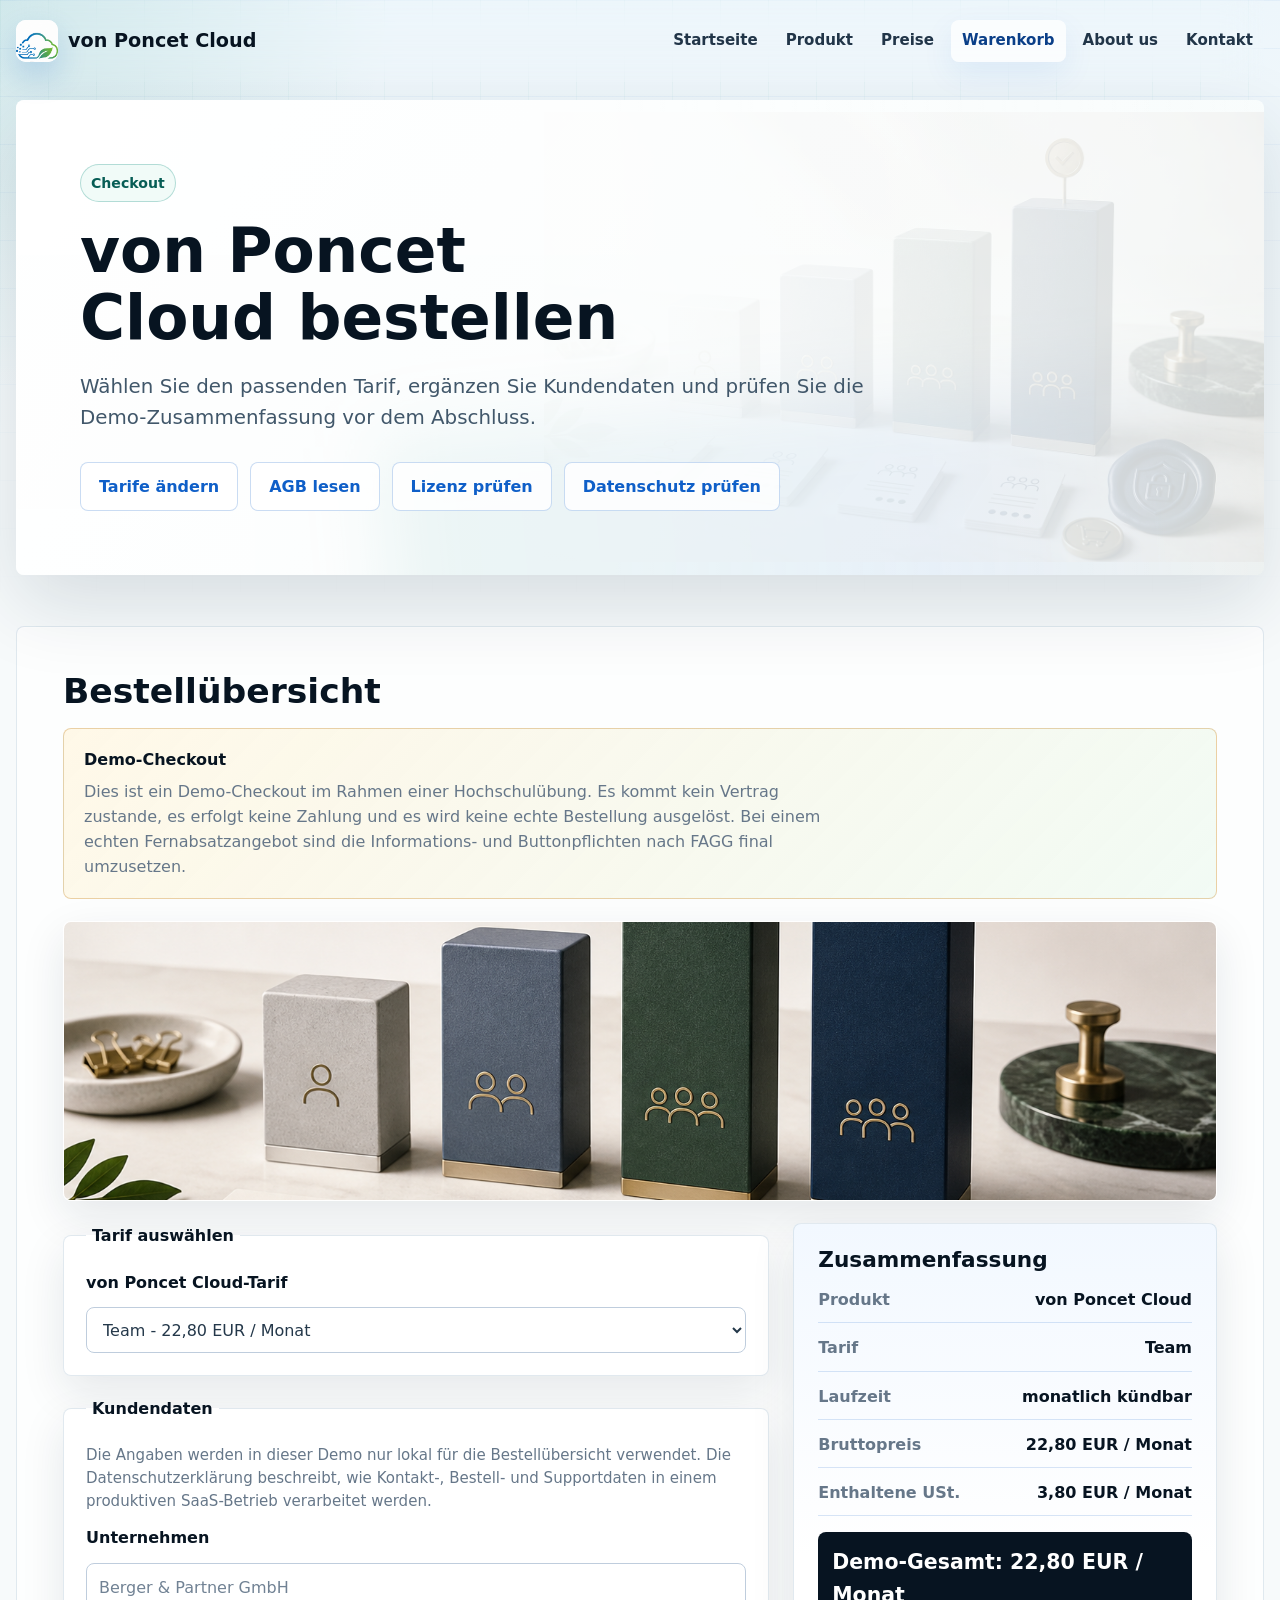
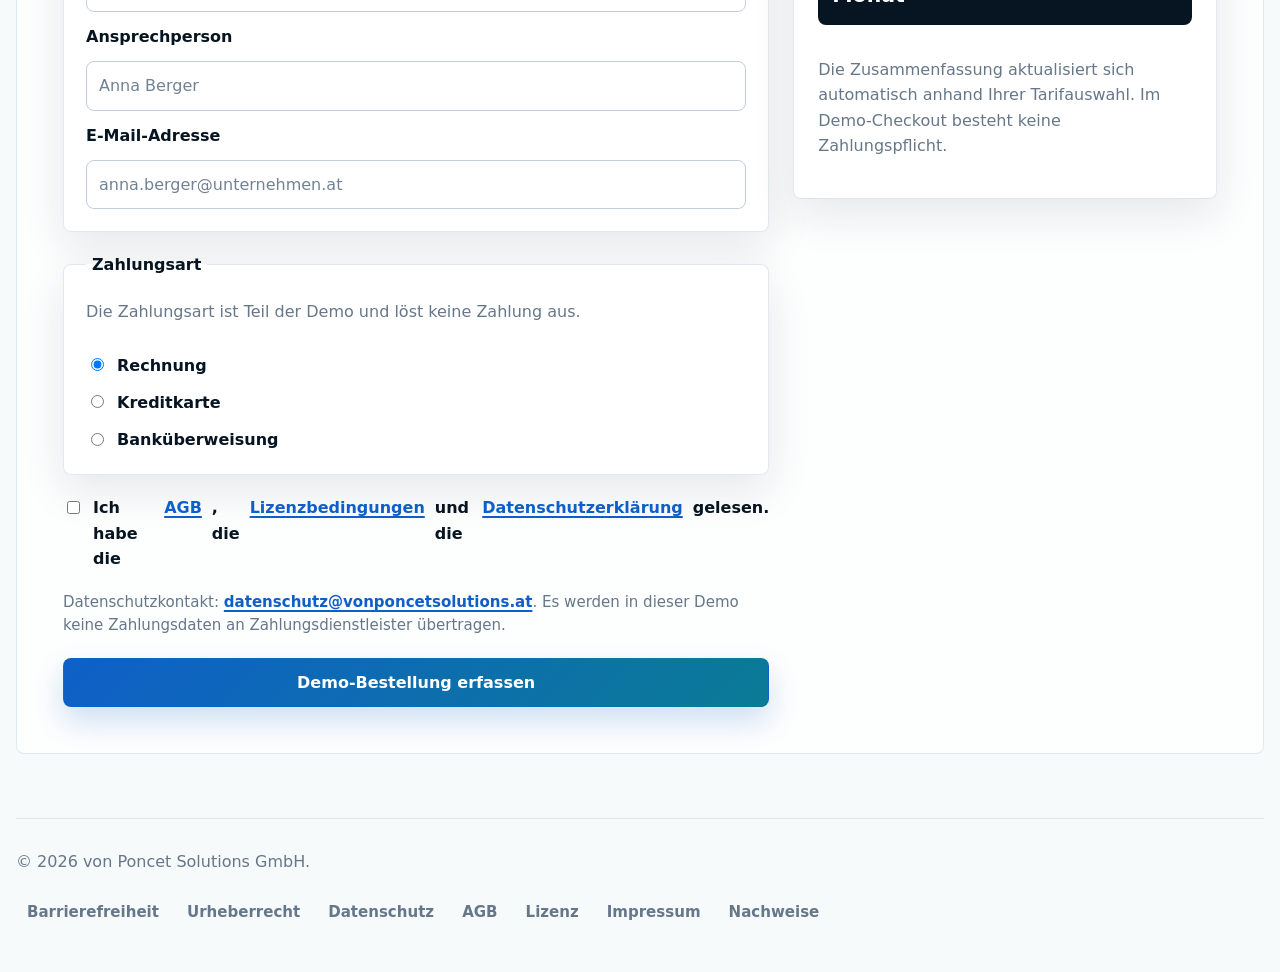
<file: cart.html>
<!DOCTYPE html>
<html lang="de">
<head>
  <meta charset="UTF-8">
  <meta name="viewport" content="width=device-width, initial-scale=1.0">
  <meta name="description" content="Warenkorb für von Poncet Cloud mit Tarifauswahl, Kundendaten und Bestellübersicht.">
  <link rel="stylesheet" href="style/style.css?v=8">
  <script src="js/main.js" defer></script>
  <title>Warenkorb | von Poncet Cloud</title>
</head>
<body>
  <a class="skip-link" href="#main-content">Zum Inhalt springen</a>
  <header class="site-header">
    <a class="brand" href="index.html" aria-label="von Poncet Cloud Startseite"><span class="brand-logo" aria-hidden="true"></span>von Poncet Cloud</a>
    <nav aria-label="Hauptnavigation">
      <ul>
        <li><a href="index.html">Startseite</a></li>
        <li><a href="product.html">Produkt</a></li>
        <li><a href="pricing.html">Preise</a></li>
        <li><a href="cart.html" aria-current="page">Warenkorb</a></li>
        <li><a href="about.html">About us</a></li>
        <li><a href="contact.html">Kontakt</a></li>
      </ul>
    </nav>
  </header>

  <main id="main-content">
    <section class="hero hero-text-only hero-cart">
      <div>
        <p class="eyebrow">Checkout</p>
        <h1>von Poncet Cloud bestellen</h1>
        <p class="lead">Wählen Sie den passenden Tarif, ergänzen Sie Kundendaten und prüfen Sie die Demo-Zusammenfassung vor dem Abschluss.</p>
        <div class="actions">
          <a class="button secondary" href="pricing.html">Tarife ändern</a>
          <a class="button secondary" href="terms.html">AGB lesen</a>
          <a class="button secondary" href="license.html">Lizenz prüfen</a>
          <a class="button secondary" href="privacy.html">Datenschutz prüfen</a>
        </div>
      </div>
    </section>

    <section class="checkout-stage" aria-labelledby="cart-heading">
      <h2 id="cart-heading">Bestellübersicht</h2>
      <div class="legal-callout" role="note">
        <strong>Demo-Checkout</strong>
        <p>Dies ist ein Demo-Checkout im Rahmen einer Hochschulübung. Es kommt kein Vertrag zustande, es erfolgt keine Zahlung und es wird keine echte Bestellung ausgelöst. Bei einem echten Fernabsatzangebot sind die Informations- und Buttonpflichten nach FAGG final umzusetzen.</p>
      </div>
      <figure class="checkout-visual">
        <img src="assets/images/vonponcetcloud-pricing-still-life.png" alt="Demo-Bestellübersicht mit physischen Tarifblöcken und sicherem Auswahlmarker">
      </figure>
      <div class="checkout-layout">
        <form class="checkout-form" action="#" method="post" data-enhanced data-success-message="Ihre Demo-Bestellung wurde lokal erfasst. Es wurde keine echte Bestellung ausgelöst.">
          <fieldset>
            <legend>Tarif auswählen</legend>
            <label for="plan">von Poncet Cloud-Tarif</label>
            <select id="plan" name="plan">
              <option value="free">Free - 0 EUR / Monat</option>
              <option value="team" selected>Team - 22,80 EUR / Monat</option>
              <option value="business">Business - 58,80 EUR / Monat</option>
              <option value="enterprise">Enterprise - Preis auf Anfrage</option>
            </select>
          </fieldset>

          <fieldset>
            <legend>Kundendaten</legend>
            <p class="field-hint">Die Angaben werden in dieser Demo nur lokal für die Bestellübersicht verwendet. Die Datenschutzerklärung beschreibt, wie Kontakt-, Bestell- und Supportdaten in einem produktiven SaaS-Betrieb verarbeitet werden.</p>
            <label for="company">Unternehmen</label>
            <input id="company" name="company" type="text" autocomplete="organization" placeholder="Berger & Partner GmbH" required>
            <label for="name">Ansprechperson</label>
            <input id="name" name="name" type="text" autocomplete="name" placeholder="Anna Berger" required>
            <label for="email">E-Mail-Adresse</label>
            <input id="email" name="email" type="email" autocomplete="email" placeholder="anna.berger@unternehmen.at" required>
          </fieldset>

          <fieldset>
            <legend>Zahlungsart</legend>
            <p id="payment-hint">Die Zahlungsart ist Teil der Demo und löst keine Zahlung aus.</p>
            <label class="choice"><input type="radio" name="payment" value="invoice" checked> Rechnung</label>
            <label class="choice"><input type="radio" name="payment" value="card"> Kreditkarte</label>
            <label class="choice"><input type="radio" name="payment" value="transfer"> Banküberweisung</label>
          </fieldset>

          <label class="choice">
            <input type="checkbox" name="terms" required>
            Ich habe die <a href="terms.html">AGB</a>, die <a href="license.html">Lizenzbedingungen</a> und die <a href="privacy.html">Datenschutzerklärung</a> gelesen.
          </label>
          <p class="field-hint">Datenschutzkontakt: <a href="mailto:datenschutz@vonponcetsolutions.at">datenschutz@vonponcetsolutions.at</a>. Es werden in dieser Demo keine Zahlungsdaten an Zahlungsdienstleister übertragen.</p>
          <p class="form-status" tabindex="-1"></p>
          <button type="submit">Demo-Bestellung erfassen</button>
        </form>

        <aside class="order-summary" aria-labelledby="summary-heading">
          <h3 id="summary-heading">Zusammenfassung</h3>
          <dl>
            <div><dt>Produkt</dt><dd>von Poncet Cloud</dd></div>
            <div><dt>Tarif</dt><dd data-summary="plan">Team</dd></div>
            <div><dt>Laufzeit</dt><dd>monatlich kündbar</dd></div>
            <div><dt>Bruttopreis</dt><dd data-summary="price">22,80 EUR / Monat</dd></div>
            <div><dt>Enthaltene USt.</dt><dd data-summary="tax">3,80 EUR / Monat</dd></div>
          </dl>
          <p class="summary-total" data-summary="total">Demo-Gesamt: 22,80 EUR / Monat</p>
          <p>Die Zusammenfassung aktualisiert sich automatisch anhand Ihrer Tarifauswahl. Im Demo-Checkout besteht keine Zahlungspflicht.</p>
        </aside>
      </div>
    </section>
  </main>

  <footer class="site-footer">
    <p>&copy; 2026 von Poncet Solutions GmbH.</p>
    <nav aria-label="Footer-Navigation">
      <ul>
        <li><a href="accessibility.html">Barrierefreiheit</a></li>
        <li><a href="copyright.html">Urheberrecht</a></li>
        <li><a href="privacy.html">Datenschutz</a></li>
        <li><a href="terms.html">AGB</a></li><li><a href="license.html">Lizenz</a></li>
        <li><a href="imprint.html">Impressum</a></li>
        <li><a href="evidence.html">Nachweise</a></li>
      </ul>
    </nav>
  </footer>
</body>
</html>
</file>
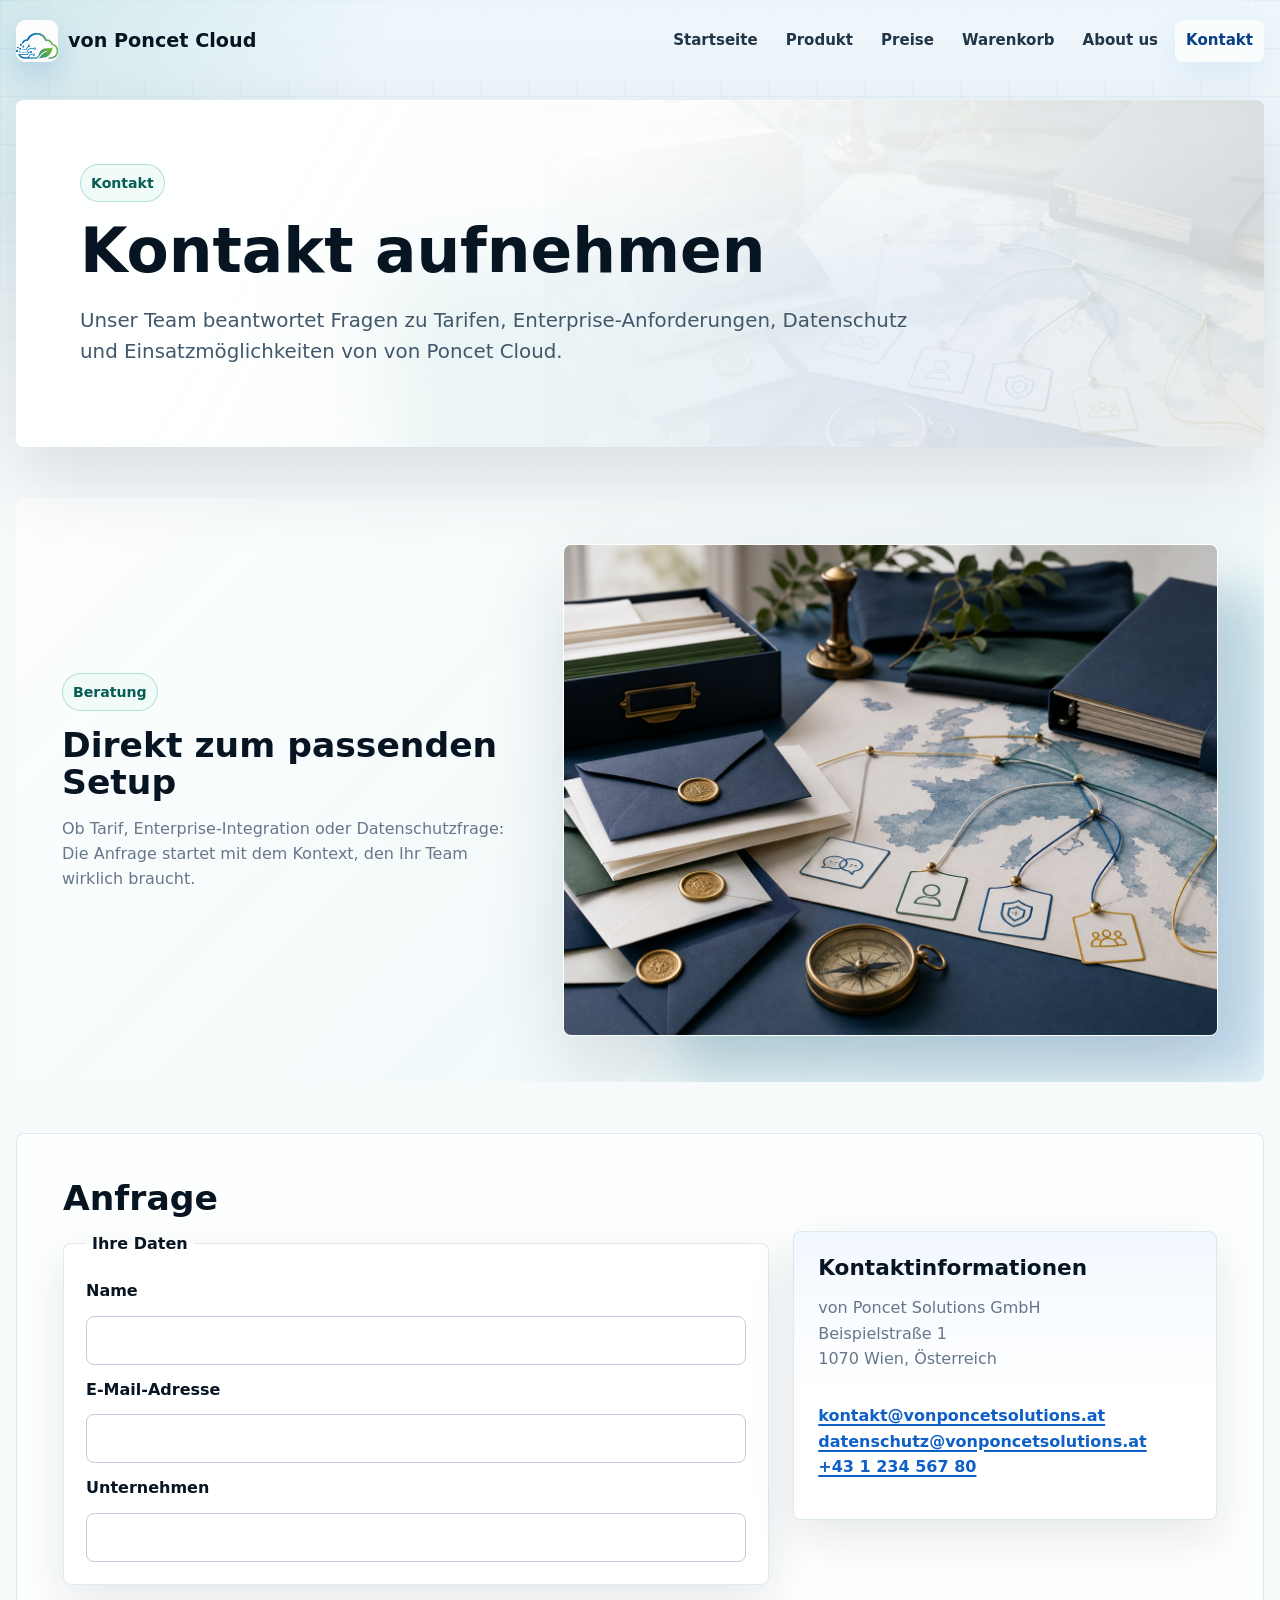
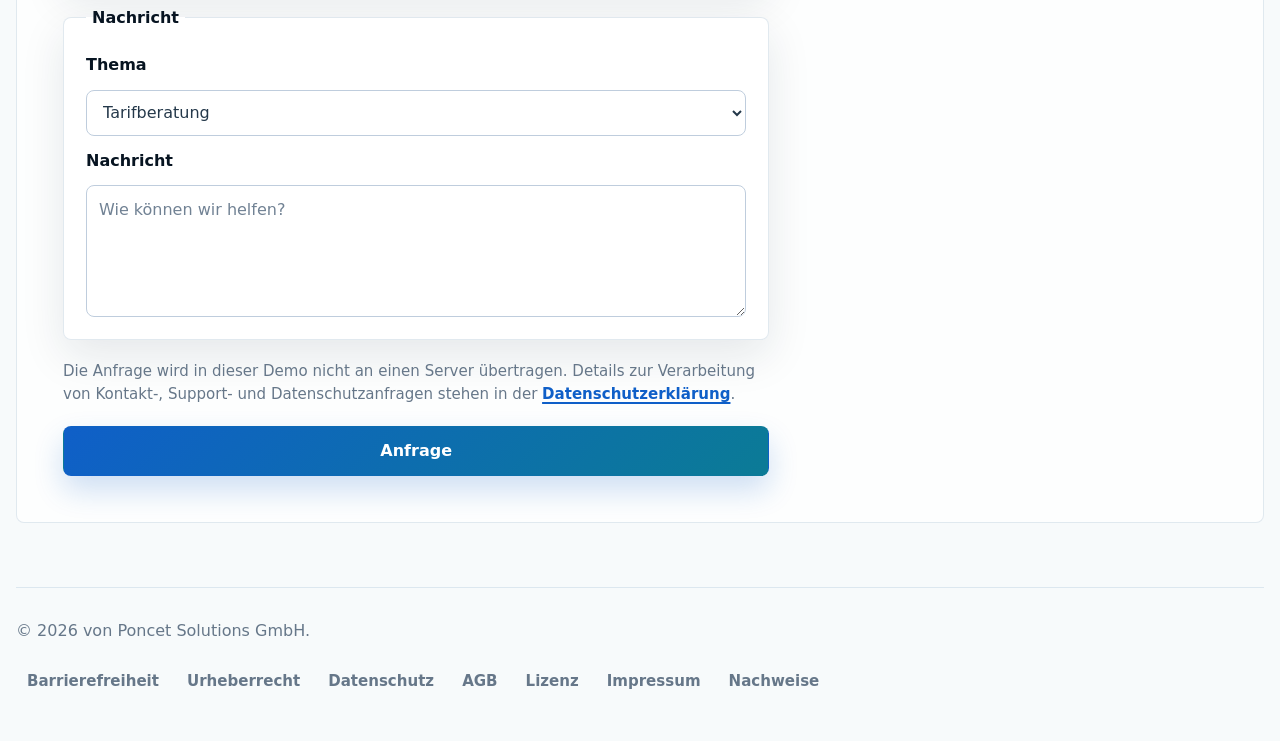
<file: contact.html>
<!DOCTYPE html>
<html lang="de">
<head>
  <meta charset="UTF-8">
  <meta name="viewport" content="width=device-width, initial-scale=1.0">
  <meta name="description" content="Kontakt zu von Poncet Solutions GmbH und von Poncet Cloud.">
  <link rel="stylesheet" href="style/style.css?v=8">
  <script src="js/main.js" defer></script>
  <title>Kontakt | von Poncet Cloud</title>
</head>
<body>
  <a class="skip-link" href="#main-content">Zum Inhalt springen</a>
  <header class="site-header"><a class="brand" href="index.html" aria-label="von Poncet Cloud Startseite"><span class="brand-logo" aria-hidden="true"></span>von Poncet Cloud</a><nav aria-label="Hauptnavigation"><ul><li><a href="index.html">Startseite</a></li><li><a href="product.html">Produkt</a></li><li><a href="pricing.html">Preise</a></li><li><a href="cart.html">Warenkorb</a></li><li><a href="about.html">About us</a></li><li><a href="contact.html" aria-current="page">Kontakt</a></li></ul></nav></header>
  <main id="main-content">
    <section class="hero hero-text-only hero-contact"><div><p class="eyebrow">Kontakt</p><h1>Kontakt aufnehmen</h1><p class="lead">Unser Team beantwortet Fragen zu Tarifen, Enterprise-Anforderungen, Datenschutz und Einsatzmöglichkeiten von von Poncet Cloud.</p></div></section>
    <section class="media-band" aria-labelledby="contact-context-heading">
      <div class="media-copy">
        <p class="eyebrow">Beratung</p>
        <h2 id="contact-context-heading">Direkt zum passenden Setup</h2>
        <p>Ob Tarif, Enterprise-Integration oder Datenschutzfrage: Die Anfrage startet mit dem Kontext, den Ihr Team wirklich braucht.</p>
      </div>
      <figure class="image-panel">
        <img src="assets/images/vonponcetcloud-contact-routing.png" alt="Beratungs- und Kontaktwege mit Umschlägen, Routingkarten und abstrakter Europakarte">
      </figure>
    </section>
    <section aria-labelledby="contact-heading">
      <h2 id="contact-heading">Anfrage</h2>
      <div class="checkout-layout">
        <form class="checkout-form" action="#" method="post" data-enhanced data-success-message="Ihre Demo-Anfrage wurde lokal erfasst. Es wurde keine E-Mail versendet und keine Anfrage an einen Server übertragen.">
          <fieldset><legend>Ihre Daten</legend><label for="name">Name</label><input id="name" name="name" autocomplete="name" required><label for="email">E-Mail-Adresse</label><input id="email" name="email" type="email" autocomplete="email" required><label for="company">Unternehmen</label><input id="company" name="company" autocomplete="organization"></fieldset>
          <fieldset><legend>Nachricht</legend><label for="topic">Thema</label><select id="topic" name="topic"><option>Tarifberatung</option><option>Enterprise-Anfrage</option><option>Datenschutz</option><option>Support</option></select><label for="message">Nachricht</label><textarea id="message" name="message" required placeholder="Wie können wir helfen?"></textarea></fieldset>
          <p class="field-hint">Die Anfrage wird in dieser Demo nicht an einen Server übertragen. Details zur Verarbeitung von Kontakt-, Support- und Datenschutzanfragen stehen in der <a href="privacy.html">Datenschutzerklärung</a>.</p>
          <p class="form-status" tabindex="-1"></p><button type="submit">Anfrage</button>
        </form>
        <aside class="order-summary"><h3>Kontaktinformationen</h3><p>von Poncet Solutions GmbH<br>Beispielstraße 1<br>1070 Wien, Österreich</p><p><a href="mailto:kontakt@vonponcetsolutions.at">kontakt@vonponcetsolutions.at</a><br><a href="mailto:datenschutz@vonponcetsolutions.at">datenschutz@vonponcetsolutions.at</a><br><a href="tel:+43123456780">+43 1 234 567 80</a></p></aside>
      </div>
    </section>
  </main>
  <footer class="site-footer"><p>&copy; 2026 von Poncet Solutions GmbH.</p><nav aria-label="Footer-Navigation"><ul><li><a href="accessibility.html">Barrierefreiheit</a></li><li><a href="copyright.html">Urheberrecht</a></li><li><a href="privacy.html">Datenschutz</a></li><li><a href="terms.html">AGB</a></li><li><a href="license.html">Lizenz</a></li><li><a href="imprint.html">Impressum</a></li><li><a href="evidence.html">Nachweise</a></li></ul></nav></footer>
</body>
</html>
</file>
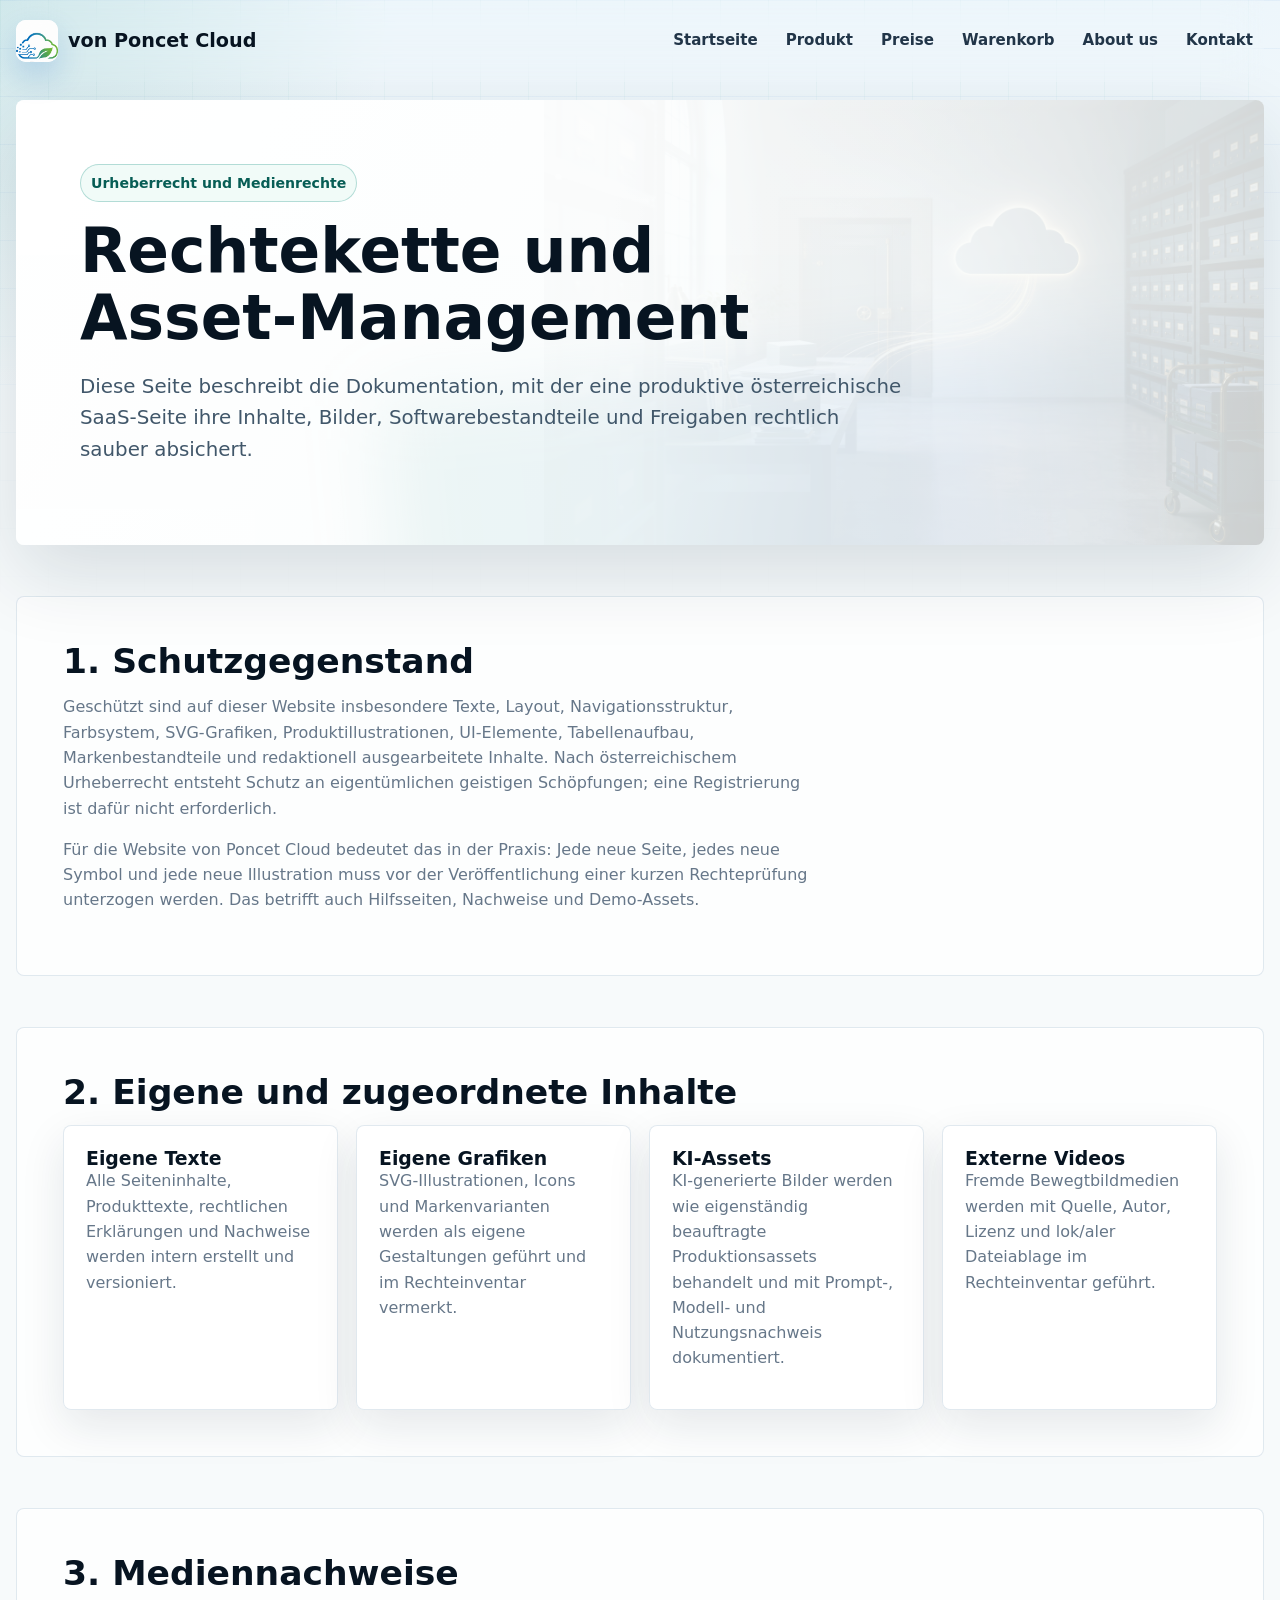
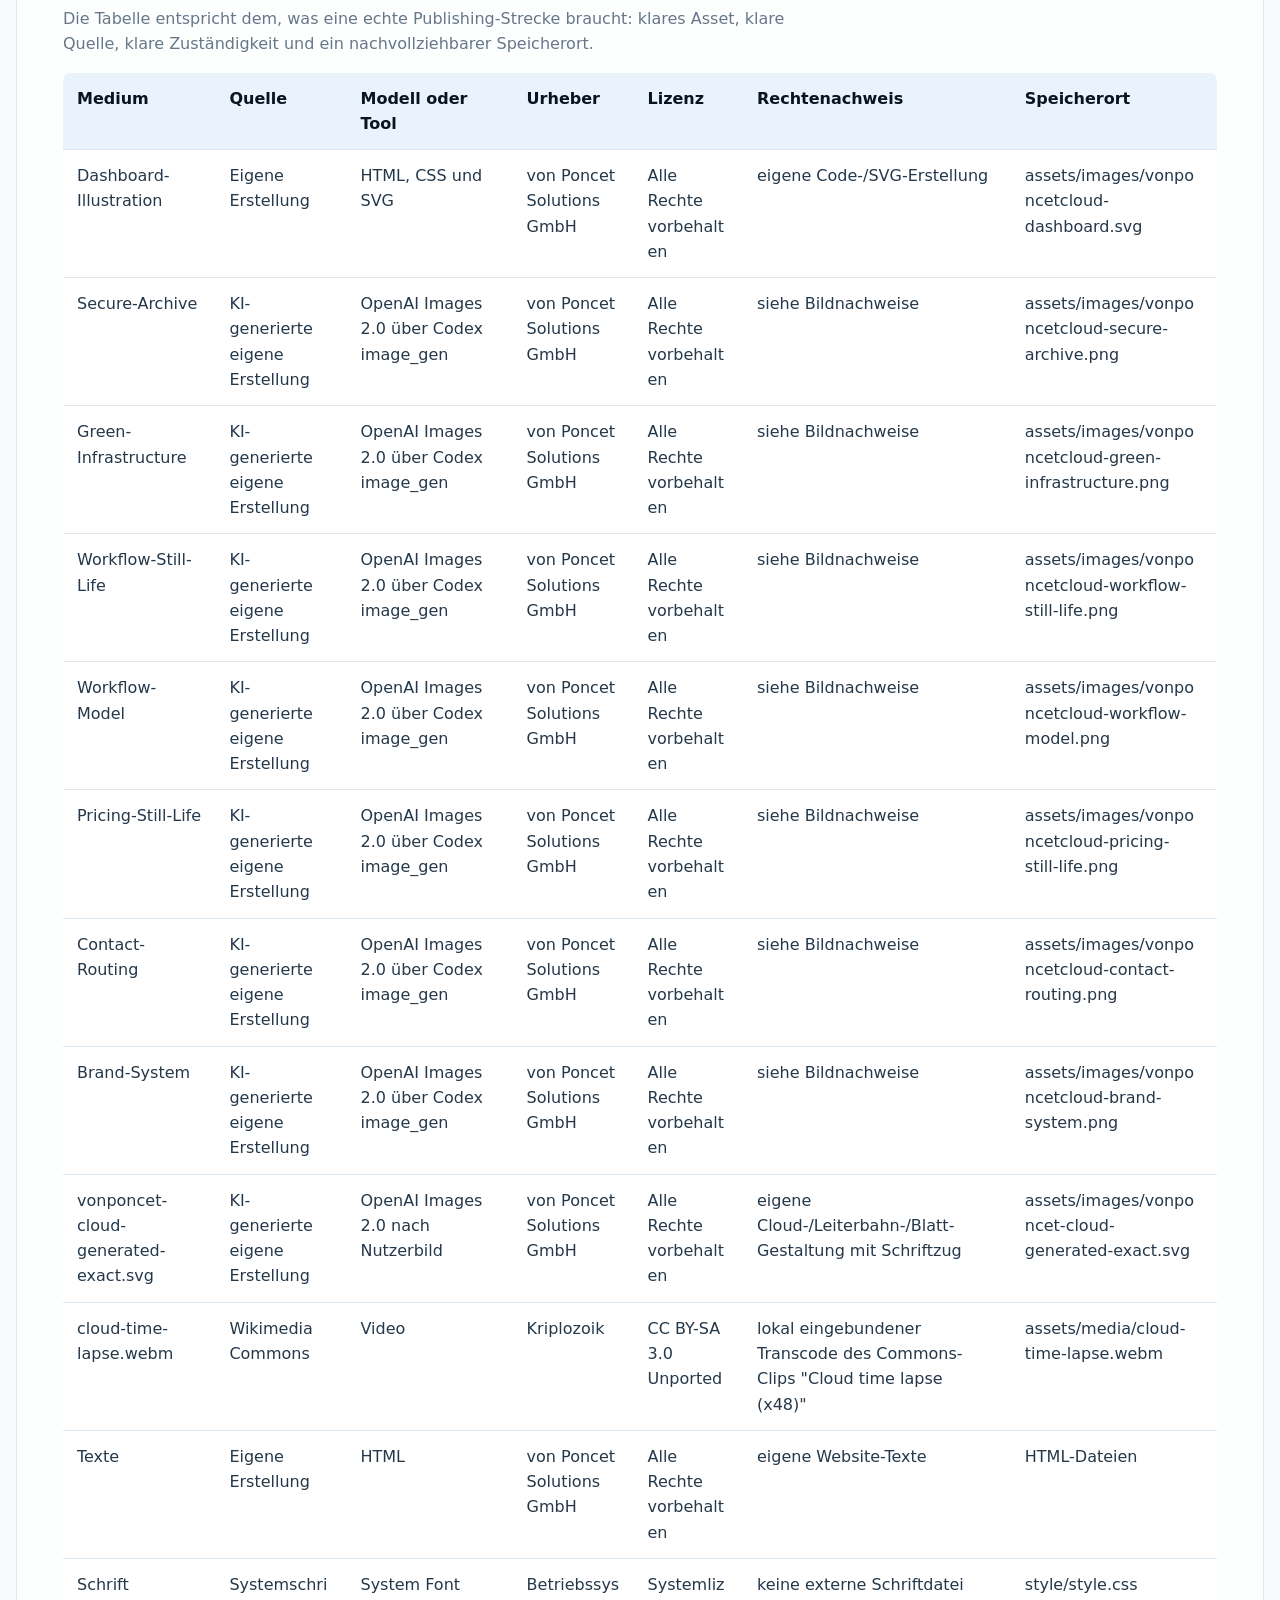
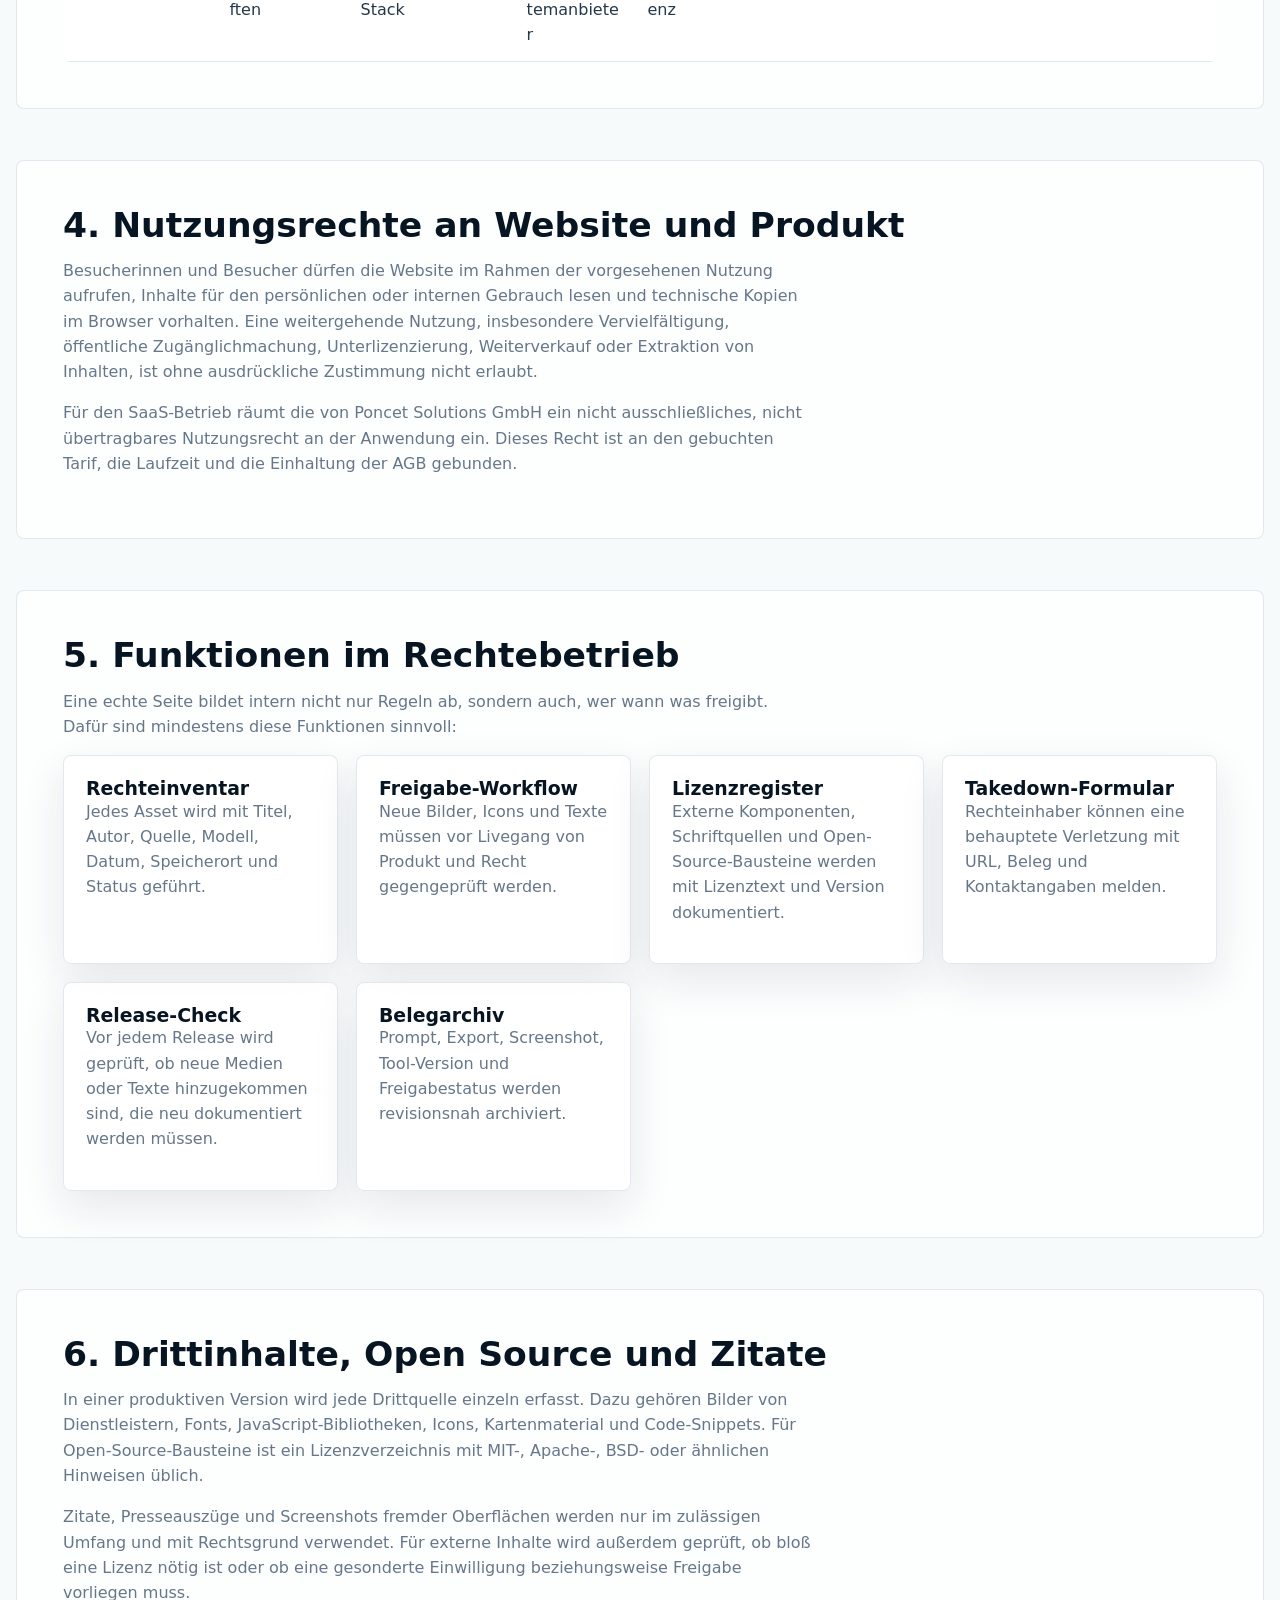
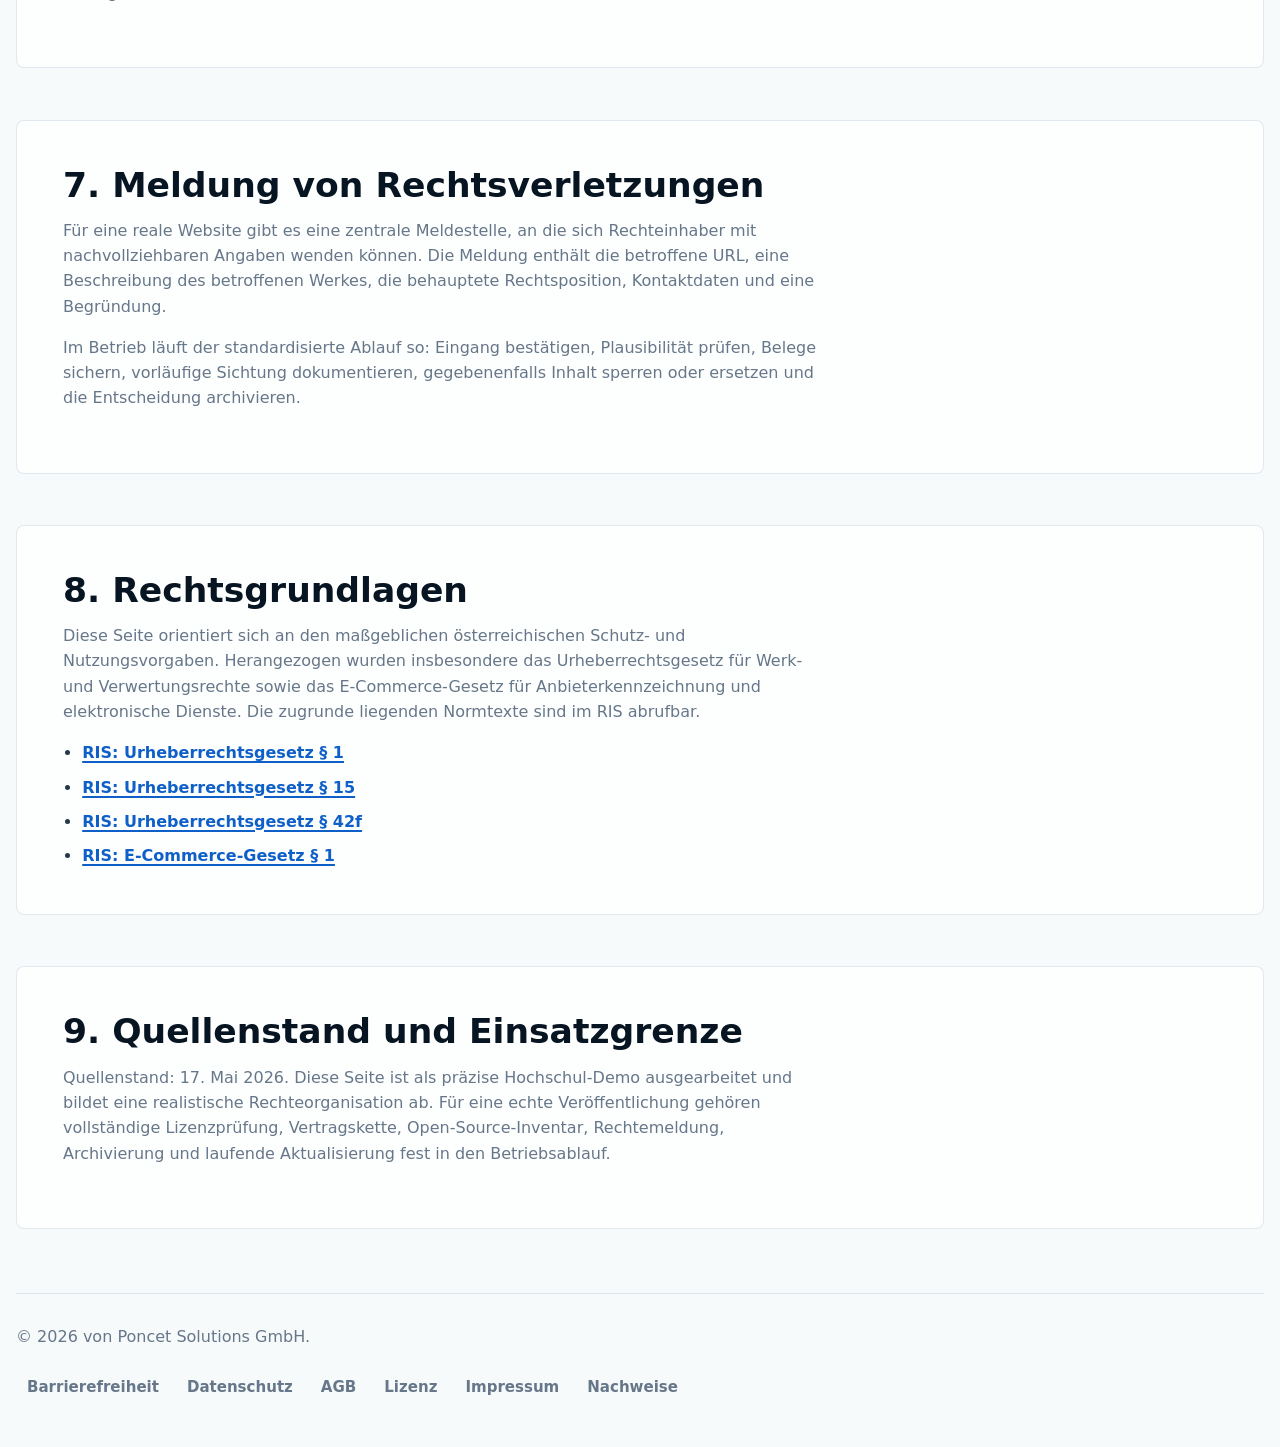
<file: copyright.html>
<!DOCTYPE html>
<html lang="de">
<head>
  <meta charset="UTF-8">
  <meta name="viewport" content="width=device-width, initial-scale=1.0">
  <meta name="description" content="Urheberrecht, Rechtekette und Medienmanagement für von Poncet Cloud.">
  <link rel="stylesheet" href="style/style.css?v=8">
  <script src="js/main.js" defer></script>
  <title>Urheberrecht | von Poncet Cloud</title>
</head>
<body>
  <a class="skip-link" href="#main-content">Zum Inhalt springen</a>
  <header class="site-header"><a class="brand" href="index.html" aria-label="von Poncet Cloud Startseite"><span class="brand-logo" aria-hidden="true"></span>von Poncet Cloud</a><nav aria-label="Hauptnavigation"><ul><li><a href="index.html">Startseite</a></li><li><a href="product.html">Produkt</a></li><li><a href="pricing.html">Preise</a></li><li><a href="cart.html">Warenkorb</a></li><li><a href="about.html">About us</a></li><li><a href="contact.html">Kontakt</a></li></ul></nav></header>
  <main id="main-content">
    <section class="hero hero-text-only hero-legal">
      <div>
        <p class="eyebrow">Urheberrecht und Medienrechte</p>
        <h1>Rechtekette und Asset-Management</h1>
        <p class="lead">Diese Seite beschreibt die Dokumentation, mit der eine produktive österreichische SaaS-Seite ihre Inhalte, Bilder, Softwarebestandteile und Freigaben rechtlich sauber absichert.</p>
      </div>
    </section>

    <section aria-labelledby="scope-heading">
      <h2 id="scope-heading">1. Schutzgegenstand</h2>
      <p>Geschützt sind auf dieser Website insbesondere Texte, Layout, Navigationsstruktur, Farbsystem, SVG-Grafiken, Produktillustrationen, UI-Elemente, Tabellenaufbau, Markenbestandteile und redaktionell ausgearbeitete Inhalte. Nach österreichischem Urheberrecht entsteht Schutz an eigentümlichen geistigen Schöpfungen; eine Registrierung ist dafür nicht erforderlich.</p>
      <p>Für die Website von Poncet Cloud bedeutet das in der Praxis: Jede neue Seite, jedes neue Symbol und jede neue Illustration muss vor der Veröffentlichung einer kurzen Rechteprüfung unterzogen werden. Das betrifft auch Hilfsseiten, Nachweise und Demo-Assets.</p>
    </section>

    <section aria-labelledby="owned-assets-heading">
      <h2 id="owned-assets-heading">2. Eigene und zugeordnete Inhalte</h2>
      <div class="legal-grid">
        <article class="legal-note"><h3>Eigene Texte</h3><p>Alle Seiteninhalte, Produkttexte, rechtlichen Erklärungen und Nachweise werden intern erstellt und versioniert.</p></article>
        <article class="legal-note"><h3>Eigene Grafiken</h3><p>SVG-Illustrationen, Icons und Markenvarianten werden als eigene Gestaltungen geführt und im Rechteinventar vermerkt.</p></article>
        <article class="legal-note"><h3>KI-Assets</h3><p>KI-generierte Bilder werden wie eigenständig beauftragte Produktionsassets behandelt und mit Prompt-, Modell- und Nutzungsnachweis dokumentiert.</p></article>
        <article class="legal-note"><h3>Externe Videos</h3><p>Fremde Bewegtbildmedien werden mit Quelle, Autor, Lizenz und lok/aler Dateiablage im Rechteinventar geführt.</p></article>
      </div>
    </section>

    <section aria-labelledby="copyright-table">
      <h2 id="copyright-table">3. Mediennachweise</h2>
      <p>Die Tabelle entspricht dem, was eine echte Publishing-Strecke braucht: klares Asset, klare Quelle, klare Zuständigkeit und ein nachvollziehbarer Speicherort.</p>
      <div class="table-wrap"><table><thead><tr><th>Medium</th><th>Quelle</th><th>Modell oder Tool</th><th>Urheber</th><th>Lizenz</th><th>Rechtenachweis</th><th>Speicherort</th></tr></thead><tbody><tr><td>Dashboard-Illustration</td><td>Eigene Erstellung</td><td>HTML, CSS und SVG</td><td>von Poncet Solutions GmbH</td><td>Alle Rechte vorbehalten</td><td>eigene Code-/SVG-Erstellung</td><td>assets/images/vonponcetcloud-dashboard.svg</td></tr><tr><td>Secure-Archive</td><td>KI-generierte eigene Erstellung</td><td>OpenAI Images 2.0 über Codex image_gen</td><td>von Poncet Solutions GmbH</td><td>Alle Rechte vorbehalten</td><td>siehe Bildnachweise</td><td>assets/images/vonponcetcloud-secure-archive.png</td></tr><tr><td>Green-Infrastructure</td><td>KI-generierte eigene Erstellung</td><td>OpenAI Images 2.0 über Codex image_gen</td><td>von Poncet Solutions GmbH</td><td>Alle Rechte vorbehalten</td><td>siehe Bildnachweise</td><td>assets/images/vonponcetcloud-green-infrastructure.png</td></tr><tr><td>Workflow-Still-Life</td><td>KI-generierte eigene Erstellung</td><td>OpenAI Images 2.0 über Codex image_gen</td><td>von Poncet Solutions GmbH</td><td>Alle Rechte vorbehalten</td><td>siehe Bildnachweise</td><td>assets/images/vonponcetcloud-workflow-still-life.png</td></tr><tr><td>Workflow-Model</td><td>KI-generierte eigene Erstellung</td><td>OpenAI Images 2.0 über Codex image_gen</td><td>von Poncet Solutions GmbH</td><td>Alle Rechte vorbehalten</td><td>siehe Bildnachweise</td><td>assets/images/vonponcetcloud-workflow-model.png</td></tr><tr><td>Pricing-Still-Life</td><td>KI-generierte eigene Erstellung</td><td>OpenAI Images 2.0 über Codex image_gen</td><td>von Poncet Solutions GmbH</td><td>Alle Rechte vorbehalten</td><td>siehe Bildnachweise</td><td>assets/images/vonponcetcloud-pricing-still-life.png</td></tr><tr><td>Contact-Routing</td><td>KI-generierte eigene Erstellung</td><td>OpenAI Images 2.0 über Codex image_gen</td><td>von Poncet Solutions GmbH</td><td>Alle Rechte vorbehalten</td><td>siehe Bildnachweise</td><td>assets/images/vonponcetcloud-contact-routing.png</td></tr><tr><td>Brand-System</td><td>KI-generierte eigene Erstellung</td><td>OpenAI Images 2.0 über Codex image_gen</td><td>von Poncet Solutions GmbH</td><td>Alle Rechte vorbehalten</td><td>siehe Bildnachweise</td><td>assets/images/vonponcetcloud-brand-system.png</td></tr><tr><td>vonponcet-cloud-generated-exact.svg</td><td>KI-generierte eigene Erstellung</td><td>OpenAI Images 2.0 nach Nutzerbild</td><td>von Poncet Solutions GmbH</td><td>Alle Rechte vorbehalten</td><td>eigene Cloud-/Leiterbahn-/Blatt-Gestaltung mit Schriftzug</td><td>assets/images/vonponcet-cloud-generated-exact.svg</td></tr><tr><td>cloud-time-lapse.webm</td><td>Wikimedia Commons</td><td>Video</td><td>Kriplozoik</td><td>CC BY-SA 3.0 Unported</td><td>lokal eingebundener Transcode des Commons-Clips "Cloud time lapse (x48)"</td><td>assets/media/cloud-time-lapse.webm</td></tr><tr><td>Texte</td><td>Eigene Erstellung</td><td>HTML</td><td>von Poncet Solutions GmbH</td><td>Alle Rechte vorbehalten</td><td>eigene Website-Texte</td><td>HTML-Dateien</td></tr><tr><td>Schrift</td><td>Systemschriften</td><td>System Font Stack</td><td>Betriebssystemanbieter</td><td>Systemlizenz</td><td>keine externe Schriftdatei</td><td>style/style.css</td></tr></tbody></table></div>
    </section>

    <section aria-labelledby="license-heading">
      <h2 id="license-heading">4. Nutzungsrechte an Website und Produkt</h2>
      <p>Besucherinnen und Besucher dürfen die Website im Rahmen der vorgesehenen Nutzung aufrufen, Inhalte für den persönlichen oder internen Gebrauch lesen und technische Kopien im Browser vorhalten. Eine weitergehende Nutzung, insbesondere Vervielfältigung, öffentliche Zugänglichmachung, Unterlizenzierung, Weiterverkauf oder Extraktion von Inhalten, ist ohne ausdrückliche Zustimmung nicht erlaubt.</p>
      <p>Für den SaaS-Betrieb räumt die von Poncet Solutions GmbH ein nicht ausschließliches, nicht übertragbares Nutzungsrecht an der Anwendung ein. Dieses Recht ist an den gebuchten Tarif, die Laufzeit und die Einhaltung der AGB gebunden.</p>
    </section>

    <section aria-labelledby="workflow-heading">
      <h2 id="workflow-heading">5. Funktionen im Rechtebetrieb</h2>
      <p>Eine echte Seite bildet intern nicht nur Regeln ab, sondern auch, wer wann was freigibt. Dafür sind mindestens diese Funktionen sinnvoll:</p>
      <div class="legal-grid">
        <article class="legal-note"><h3>Rechteinventar</h3><p>Jedes Asset wird mit Titel, Autor, Quelle, Modell, Datum, Speicherort und Status geführt.</p></article>
        <article class="legal-note"><h3>Freigabe-Workflow</h3><p>Neue Bilder, Icons und Texte müssen vor Livegang von Produkt und Recht gegengeprüft werden.</p></article>
        <article class="legal-note"><h3>Lizenzregister</h3><p>Externe Komponenten, Schriftquellen und Open-Source-Bausteine werden mit Lizenztext und Version dokumentiert.</p></article>
        <article class="legal-note"><h3>Takedown-Formular</h3><p>Rechteinhaber können eine behauptete Verletzung mit URL, Beleg und Kontaktangaben melden.</p></article>
        <article class="legal-note"><h3>Release-Check</h3><p>Vor jedem Release wird geprüft, ob neue Medien oder Texte hinzugekommen sind, die neu dokumentiert werden müssen.</p></article>
        <article class="legal-note"><h3>Belegarchiv</h3><p>Prompt, Export, Screenshot, Tool-Version und Freigabestatus werden revisionsnah archiviert.</p></article>
      </div>
    </section>

    <section aria-labelledby="third-party-heading">
      <h2 id="third-party-heading">6. Drittinhalte, Open Source und Zitate</h2>
      <p>In einer produktiven Version wird jede Drittquelle einzeln erfasst. Dazu gehören Bilder von Dienstleistern, Fonts, JavaScript-Bibliotheken, Icons, Kartenmaterial und Code-Snippets. Für Open-Source-Bausteine ist ein Lizenzverzeichnis mit MIT-, Apache-, BSD- oder ähnlichen Hinweisen üblich.</p>
      <p>Zitate, Presseauszüge und Screenshots fremder Oberflächen werden nur im zulässigen Umfang und mit Rechtsgrund verwendet. Für externe Inhalte wird außerdem geprüft, ob bloß eine Lizenz nötig ist oder ob eine gesonderte Einwilligung beziehungsweise Freigabe vorliegen muss.</p>
    </section>

    <section aria-labelledby="report-heading">
      <h2 id="report-heading">7. Meldung von Rechtsverletzungen</h2>
      <p>Für eine reale Website gibt es eine zentrale Meldestelle, an die sich Rechteinhaber mit nachvollziehbaren Angaben wenden können. Die Meldung enthält die betroffene URL, eine Beschreibung des betroffenen Werkes, die behauptete Rechtsposition, Kontaktdaten und eine Begründung.</p>
      <p>Im Betrieb läuft der standardisierte Ablauf so: Eingang bestätigen, Plausibilität prüfen, Belege sichern, vorläufige Sichtung dokumentieren, gegebenenfalls Inhalt sperren oder ersetzen und die Entscheidung archivieren.</p>
    </section>

    <section aria-labelledby="law-heading">
      <h2 id="law-heading">8. Rechtsgrundlagen</h2>
      <p>Diese Seite orientiert sich an den maßgeblichen österreichischen Schutz- und Nutzungsvorgaben. Herangezogen wurden insbesondere das Urheberrechtsgesetz für Werk- und Verwertungsrechte sowie das E-Commerce-Gesetz für Anbieterkennzeichnung und elektronische Dienste. Die zugrunde liegenden Normtexte sind im RIS abrufbar.</p>
      <ul>
        <li><a href="https://www.ris.bka.gv.at/NormDokument.wxe?Abfrage=Bundesnormen&Gesetzesnummer=10001848&Paragraf=1">RIS: Urheberrechtsgesetz § 1</a></li>
        <li><a href="https://www.ris.bka.gv.at/NormDokument.wxe?Abfrage=Bundesnormen&Gesetzesnummer=10001848&Paragraf=15">RIS: Urheberrechtsgesetz § 15</a></li>
        <li><a href="https://www.ris.bka.gv.at/NormDokument.wxe?Abfrage=Bundesnormen&Gesetzesnummer=10001848&Paragraf=42f">RIS: Urheberrechtsgesetz § 42f</a></li>
        <li><a href="https://ris.bka.gv.at/NormDokument.wxe?Abfrage=Bundesnormen&Gesetzesnummer=20001703&Paragraf=1">RIS: E-Commerce-Gesetz § 1</a></li>
      </ul>
    </section>

    <section aria-labelledby="final-heading">
      <h2 id="final-heading">9. Quellenstand und Einsatzgrenze</h2>
      <p>Quellenstand: 17. Mai 2026. Diese Seite ist als präzise Hochschul-Demo ausgearbeitet und bildet eine realistische Rechteorganisation ab. Für eine echte Veröffentlichung gehören vollständige Lizenzprüfung, Vertragskette, Open-Source-Inventar, Rechtemeldung, Archivierung und laufende Aktualisierung fest in den Betriebsablauf.</p>
    </section>
  </main>
  <footer class="site-footer"><p>&copy; 2026 von Poncet Solutions GmbH.</p><nav aria-label="Footer-Navigation"><ul><li><a href="accessibility.html">Barrierefreiheit</a></li><li><a href="privacy.html">Datenschutz</a></li><li><a href="terms.html">AGB</a></li><li><a href="license.html">Lizenz</a></li><li><a href="imprint.html">Impressum</a></li><li><a href="evidence.html">Nachweise</a></li></ul></nav></footer>
</body>
</html>
</file>
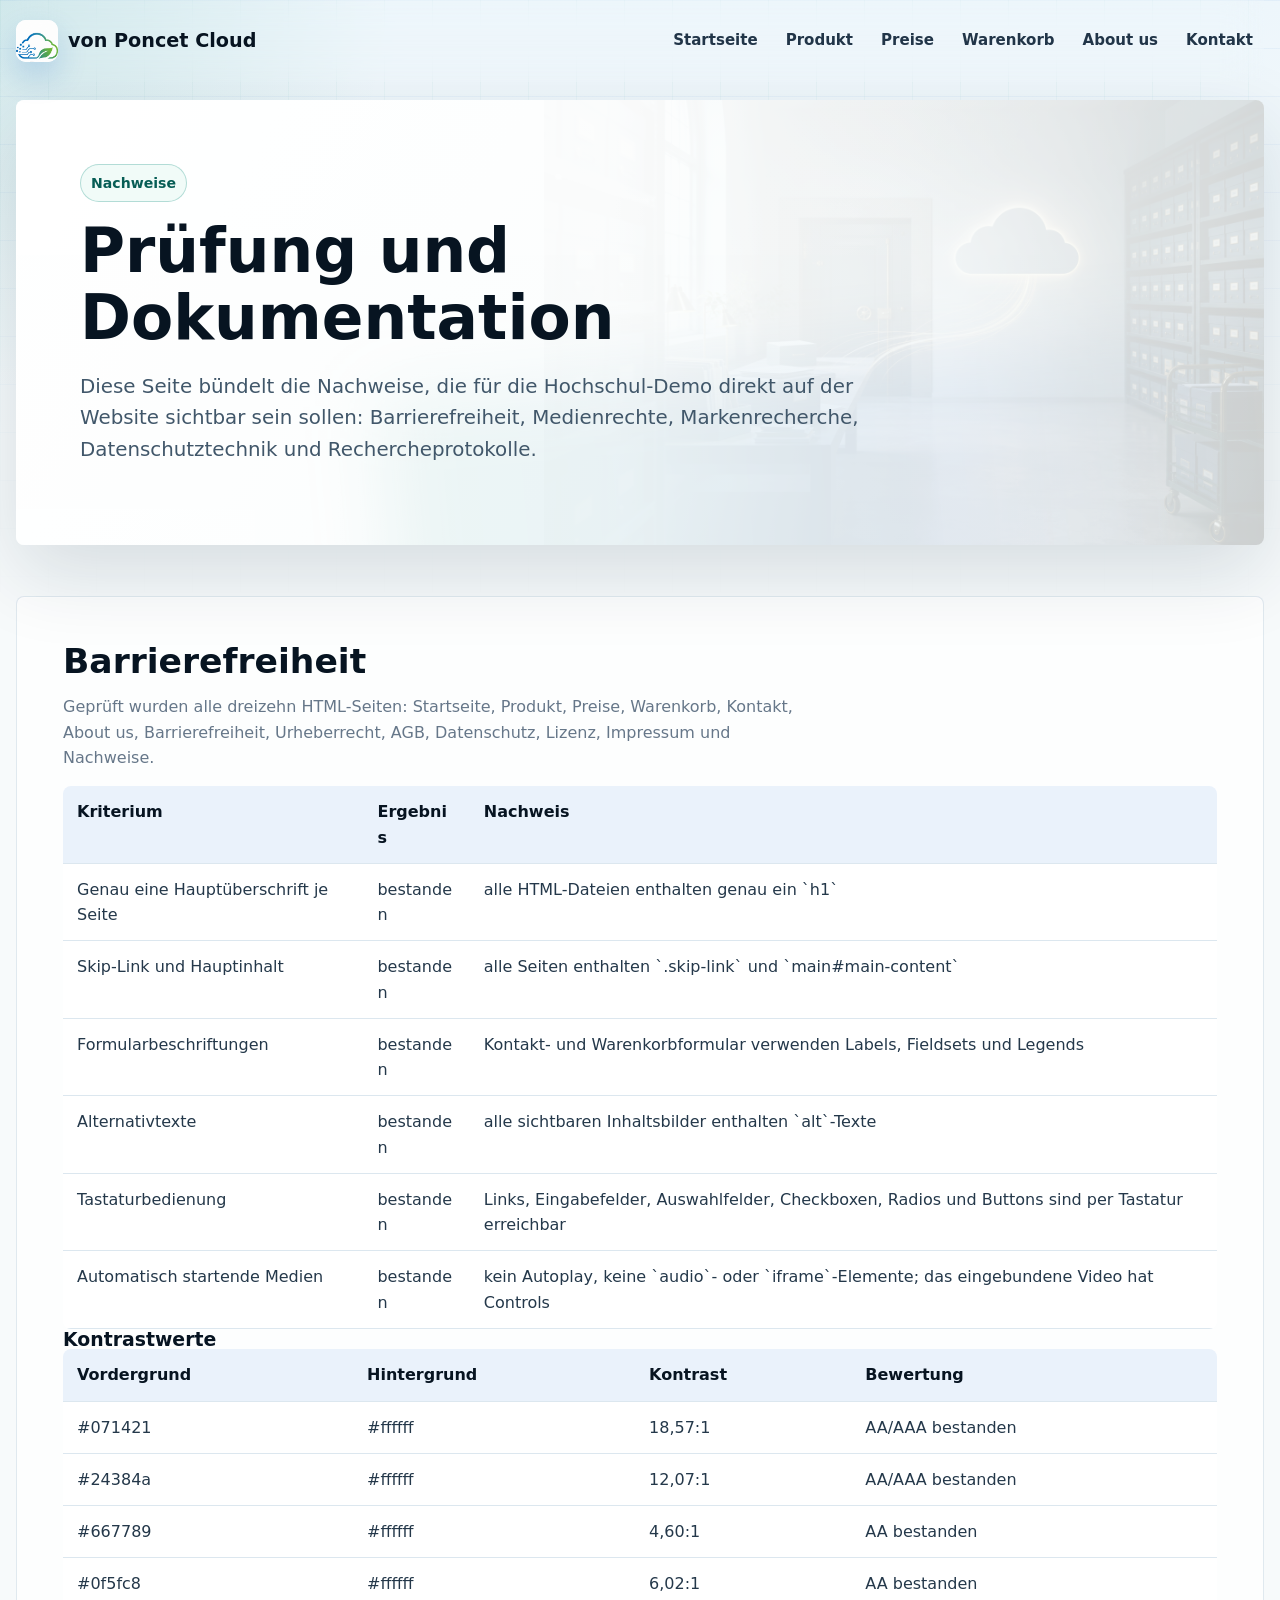
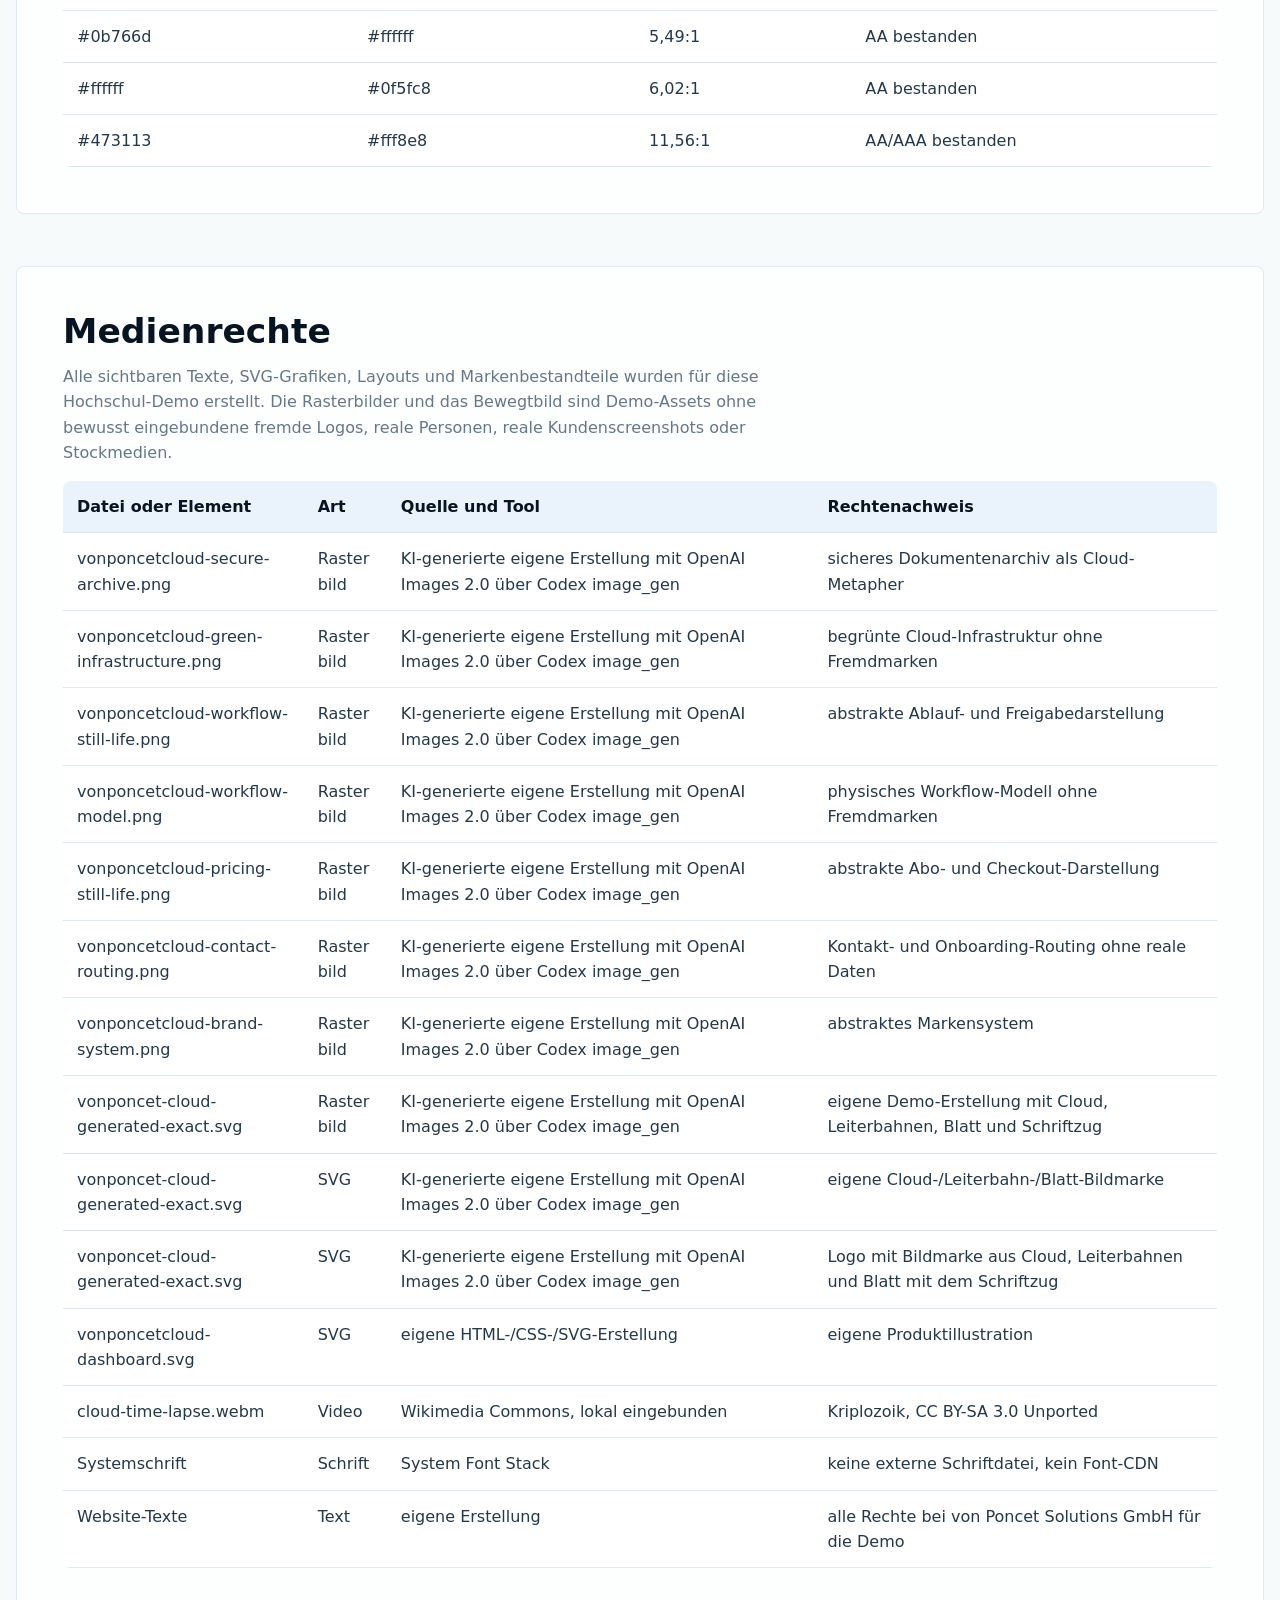
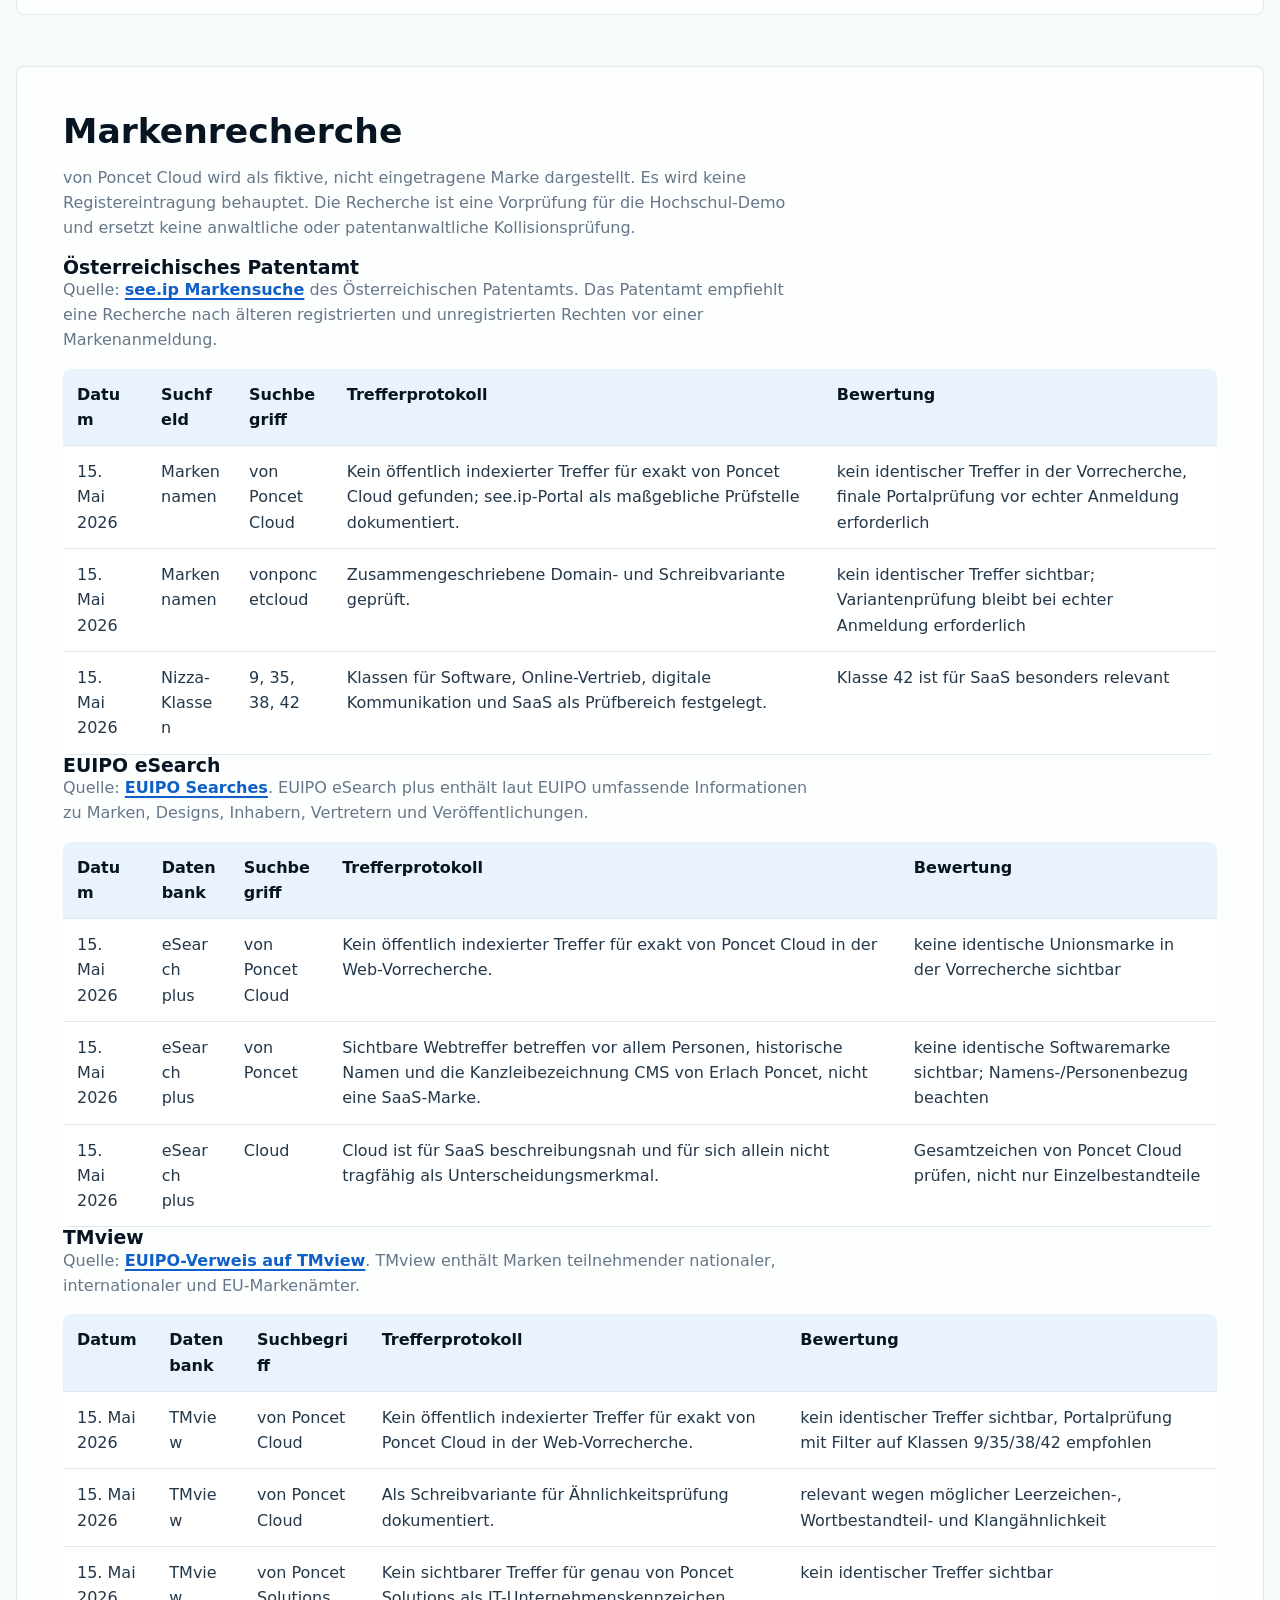
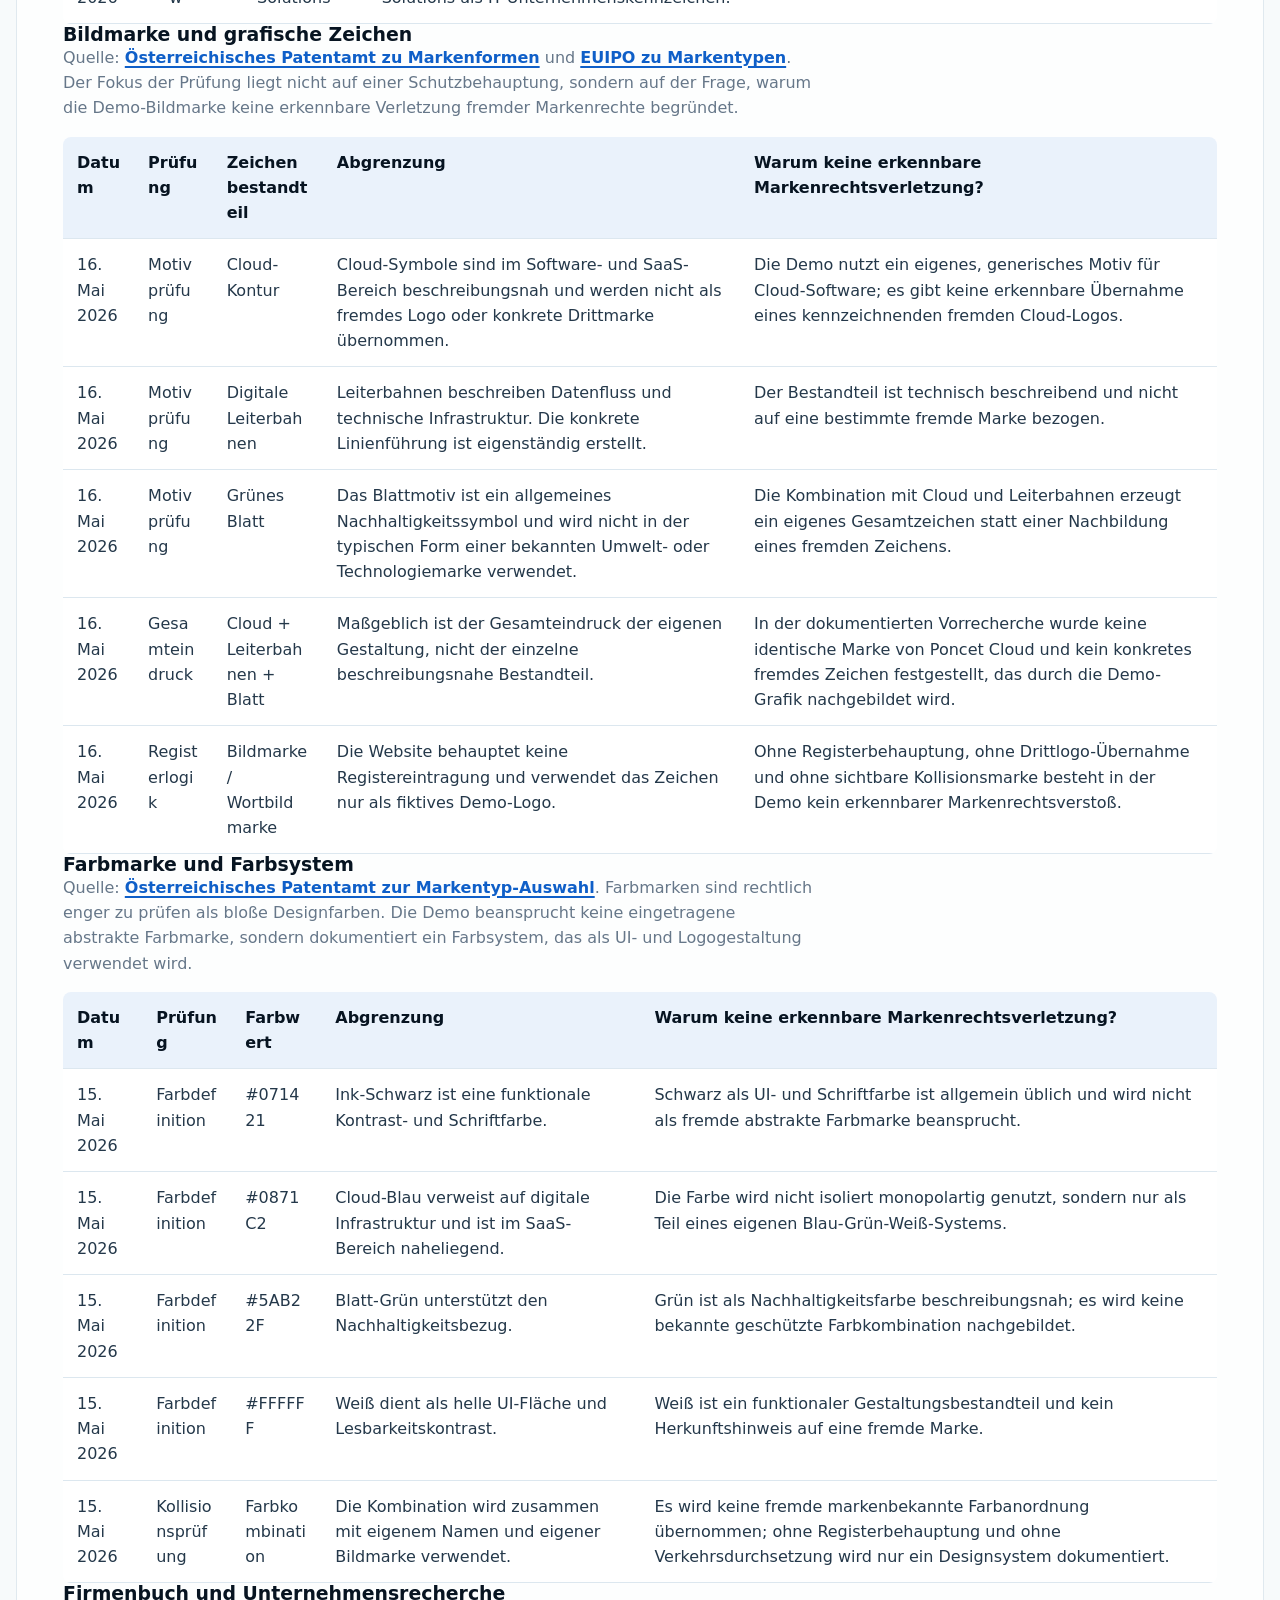
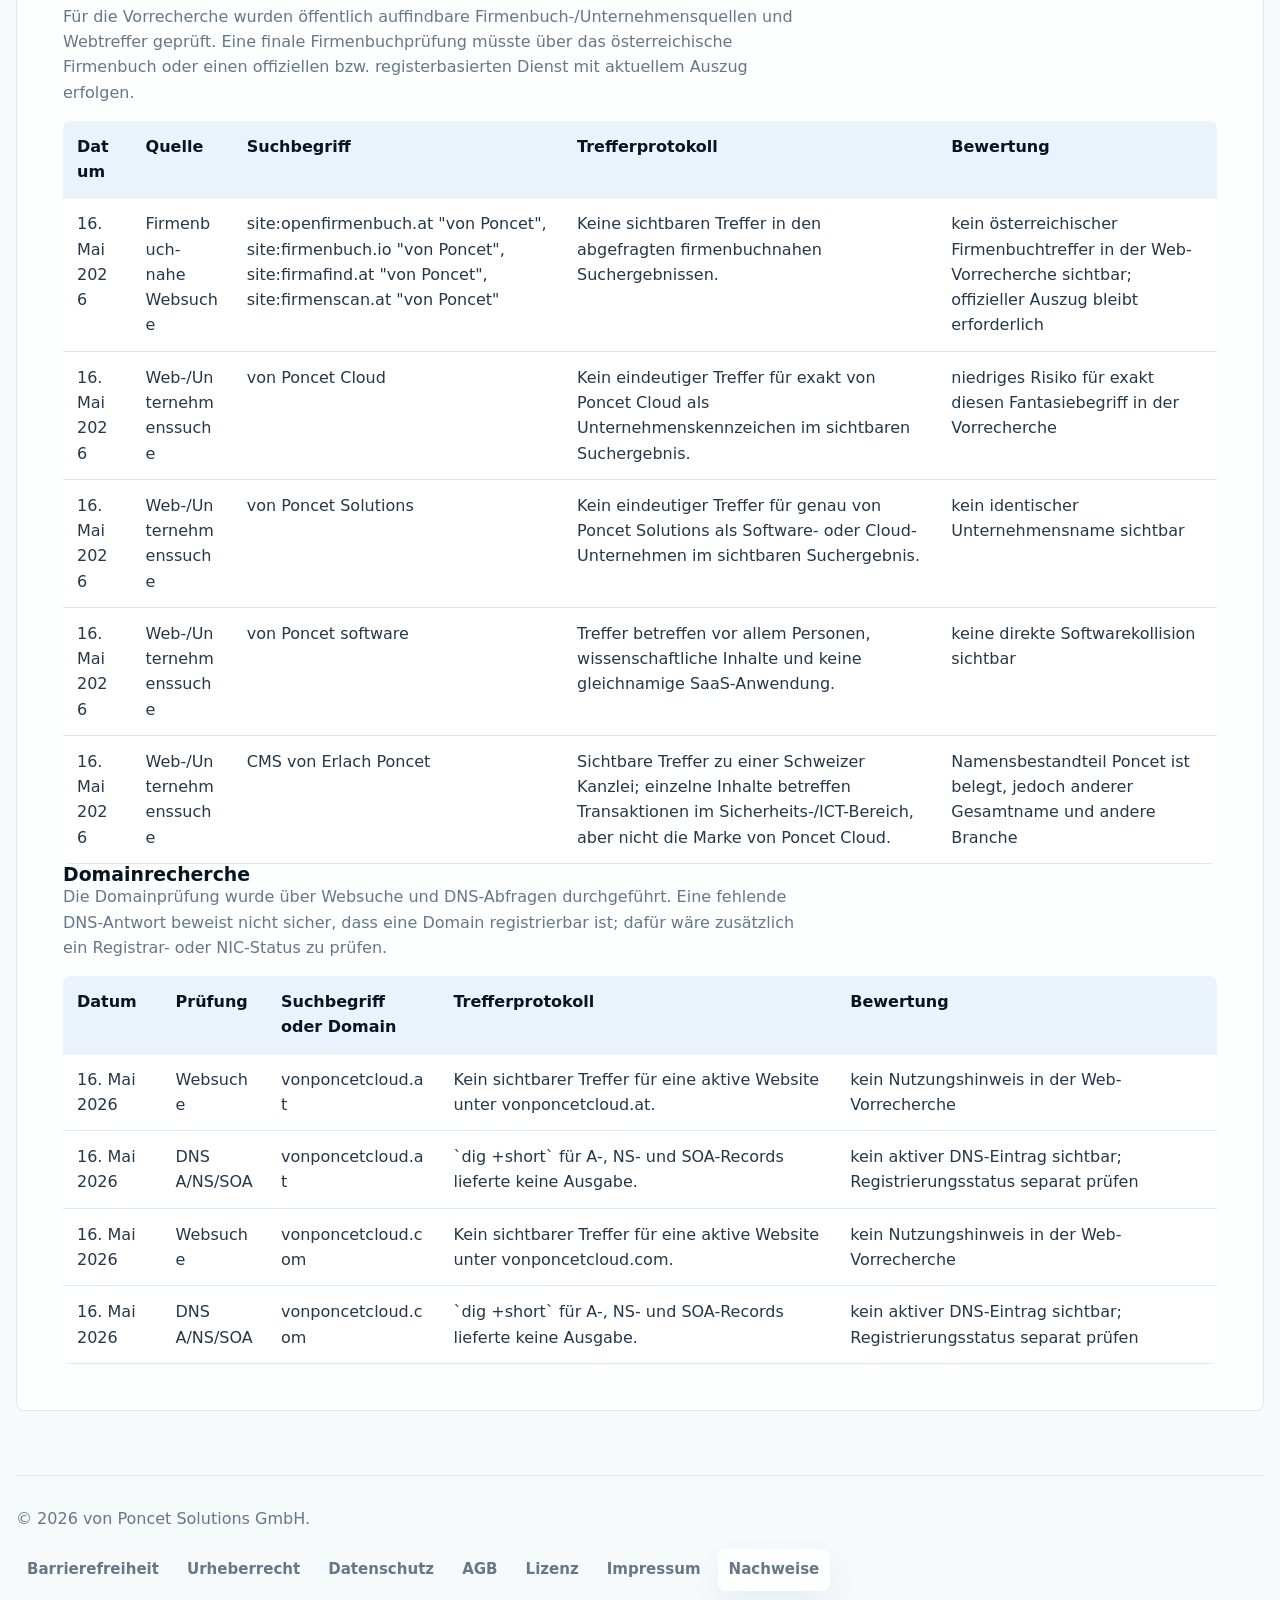
<file: evidence.html>
<!DOCTYPE html>
<html lang="de">
<head>
  <meta charset="UTF-8">
  <meta name="viewport" content="width=device-width, initial-scale=1.0">
  <meta name="description" content="Nachweise zu Barrierefreiheit, Medienrechten, Markenrecherche und Qualitätssicherung für von Poncet Cloud.">
  <link rel="stylesheet" href="style/style.css?v=8">
  <script src="js/main.js" defer></script>
  <title>Nachweise | von Poncet Cloud</title>
</head>
<body>
  <a class="skip-link" href="#main-content">Zum Inhalt springen</a>
  <header class="site-header"><a class="brand" href="index.html" aria-label="von Poncet Cloud Startseite"><span class="brand-logo" aria-hidden="true"></span>von Poncet Cloud</a><nav aria-label="Hauptnavigation"><ul><li><a href="index.html">Startseite</a></li><li><a href="product.html">Produkt</a></li><li><a href="pricing.html">Preise</a></li><li><a href="cart.html">Warenkorb</a></li><li><a href="about.html">About us</a></li><li><a href="contact.html">Kontakt</a></li></ul></nav></header>
  <main id="main-content">
    <section class="hero hero-text-only hero-legal"><div><p class="eyebrow">Nachweise</p><h1>Prüfung und Dokumentation</h1><p class="lead">Diese Seite bündelt die Nachweise, die für die Hochschul-Demo direkt auf der Website sichtbar sein sollen: Barrierefreiheit, Medienrechte, Markenrecherche, Datenschutztechnik und Rechercheprotokolle.</p></div></section>

    <section aria-labelledby="accessibility-proof-heading">
      <h2 id="accessibility-proof-heading">Barrierefreiheit</h2>
      <p>Geprüft wurden alle dreizehn HTML-Seiten: Startseite, Produkt, Preise, Warenkorb, Kontakt, About us, Barrierefreiheit, Urheberrecht, AGB, Datenschutz, Lizenz, Impressum und Nachweise.</p>
      <div class="table-wrap"><table><thead><tr><th>Kriterium</th><th>Ergebnis</th><th>Nachweis</th></tr></thead><tbody><tr><td>Genau eine Hauptüberschrift je Seite</td><td>bestanden</td><td>alle HTML-Dateien enthalten genau ein `h1`</td></tr><tr><td>Skip-Link und Hauptinhalt</td><td>bestanden</td><td>alle Seiten enthalten `.skip-link` und `main#main-content`</td></tr><tr><td>Formularbeschriftungen</td><td>bestanden</td><td>Kontakt- und Warenkorbformular verwenden Labels, Fieldsets und Legends</td></tr><tr><td>Alternativtexte</td><td>bestanden</td><td>alle sichtbaren Inhaltsbilder enthalten `alt`-Texte</td></tr><tr><td>Tastaturbedienung</td><td>bestanden</td><td>Links, Eingabefelder, Auswahlfelder, Checkboxen, Radios und Buttons sind per Tastatur erreichbar</td></tr><tr><td>Automatisch startende Medien</td><td>bestanden</td><td>kein Autoplay, keine `audio`- oder `iframe`-Elemente; das eingebundene Video hat Controls</td></tr></tbody></table></div>
      <h3>Kontrastwerte</h3>
      <div class="table-wrap"><table><thead><tr><th>Vordergrund</th><th>Hintergrund</th><th>Kontrast</th><th>Bewertung</th></tr></thead><tbody><tr><td>#071421</td><td>#ffffff</td><td>18,57:1</td><td>AA/AAA bestanden</td></tr><tr><td>#24384a</td><td>#ffffff</td><td>12,07:1</td><td>AA/AAA bestanden</td></tr><tr><td>#667789</td><td>#ffffff</td><td>4,60:1</td><td>AA bestanden</td></tr><tr><td>#0f5fc8</td><td>#ffffff</td><td>6,02:1</td><td>AA bestanden</td></tr><tr><td>#0b766d</td><td>#ffffff</td><td>5,49:1</td><td>AA bestanden</td></tr><tr><td>#ffffff</td><td>#0f5fc8</td><td>6,02:1</td><td>AA bestanden</td></tr><tr><td>#473113</td><td>#fff8e8</td><td>11,56:1</td><td>AA/AAA bestanden</td></tr></tbody></table></div>
    </section>

    <section aria-labelledby="media-proof-heading">
      <h2 id="media-proof-heading">Medienrechte</h2>
      <p>Alle sichtbaren Texte, SVG-Grafiken, Layouts und Markenbestandteile wurden für diese Hochschul-Demo erstellt. Die Rasterbilder und das Bewegtbild sind Demo-Assets ohne bewusst eingebundene fremde Logos, reale Personen, reale Kundenscreenshots oder Stockmedien.</p>
      <div class="table-wrap"><table><thead><tr><th>Datei oder Element</th><th>Art</th><th>Quelle und Tool</th><th>Rechtenachweis</th></tr></thead><tbody><tr><td>vonponcetcloud-secure-archive.png</td><td>Rasterbild</td><td>KI-generierte eigene Erstellung mit OpenAI Images 2.0 über Codex image_gen</td><td>sicheres Dokumentenarchiv als Cloud-Metapher</td></tr><tr><td>vonponcetcloud-green-infrastructure.png</td><td>Rasterbild</td><td>KI-generierte eigene Erstellung mit OpenAI Images 2.0 über Codex image_gen</td><td>begrünte Cloud-Infrastruktur ohne Fremdmarken</td></tr><tr><td>vonponcetcloud-workflow-still-life.png</td><td>Rasterbild</td><td>KI-generierte eigene Erstellung mit OpenAI Images 2.0 über Codex image_gen</td><td>abstrakte Ablauf- und Freigabedarstellung</td></tr><tr><td>vonponcetcloud-workflow-model.png</td><td>Rasterbild</td><td>KI-generierte eigene Erstellung mit OpenAI Images 2.0 über Codex image_gen</td><td>physisches Workflow-Modell ohne Fremdmarken</td></tr><tr><td>vonponcetcloud-pricing-still-life.png</td><td>Rasterbild</td><td>KI-generierte eigene Erstellung mit OpenAI Images 2.0 über Codex image_gen</td><td>abstrakte Abo- und Checkout-Darstellung</td></tr><tr><td>vonponcetcloud-contact-routing.png</td><td>Rasterbild</td><td>KI-generierte eigene Erstellung mit OpenAI Images 2.0 über Codex image_gen</td><td>Kontakt- und Onboarding-Routing ohne reale Daten</td></tr><tr><td>vonponcetcloud-brand-system.png</td><td>Rasterbild</td><td>KI-generierte eigene Erstellung mit OpenAI Images 2.0 über Codex image_gen</td><td>abstraktes Markensystem</td></tr><tr><td>vonponcet-cloud-generated-exact.svg</td><td>Rasterbild</td><td>KI-generierte eigene Erstellung mit OpenAI Images 2.0 über Codex image_gen</td><td>eigene Demo-Erstellung mit Cloud, Leiterbahnen, Blatt und Schriftzug</td></tr><tr><td>vonponcet-cloud-generated-exact.svg</td><td>SVG</td><td>KI-generierte eigene Erstellung mit OpenAI Images 2.0 über Codex image_gen</td><td>eigene Cloud-/Leiterbahn-/Blatt-Bildmarke</td></tr><tr><td>vonponcet-cloud-generated-exact.svg</td><td>SVG</td><td>KI-generierte eigene Erstellung mit OpenAI Images 2.0 über Codex image_gen</td><td>Logo mit Bildmarke aus Cloud, Leiterbahnen und Blatt mit dem Schriftzug</td></tr><tr><td>vonponcetcloud-dashboard.svg</td><td>SVG</td><td>eigene HTML-/CSS-/SVG-Erstellung</td><td>eigene Produktillustration</td></tr><tr><td>cloud-time-lapse.webm</td><td>Video</td><td>Wikimedia Commons, lokal eingebunden</td><td>Kriplozoik, CC BY-SA 3.0 Unported</td></tr><tr><td>Systemschrift</td><td>Schrift</td><td>System Font Stack</td><td>keine externe Schriftdatei, kein Font-CDN</td></tr><tr><td>Website-Texte</td><td>Text</td><td>eigene Erstellung</td><td>alle Rechte bei von Poncet Solutions GmbH für die Demo</td></tr></tbody></table></div>
    </section>

    <section aria-labelledby="brand-proof-heading">
      <h2 id="brand-proof-heading">Markenrecherche</h2>
      <p>von Poncet Cloud wird als fiktive, nicht eingetragene Marke dargestellt. Es wird keine Registereintragung behauptet. Die Recherche ist eine Vorprüfung für die Hochschul-Demo und ersetzt keine anwaltliche oder patentanwaltliche Kollisionsprüfung.</p>

      <h3>Österreichisches Patentamt</h3>
      <p>Quelle: <a href="https://seeip.patentamt.at/de/markesuche">see.ip Markensuche</a> des Österreichischen Patentamts. Das Patentamt empfiehlt eine Recherche nach älteren registrierten und unregistrierten Rechten vor einer Markenanmeldung.</p>
      <div class="table-wrap"><table><thead><tr><th>Datum</th><th>Suchfeld</th><th>Suchbegriff</th><th>Trefferprotokoll</th><th>Bewertung</th></tr></thead><tbody><tr><td>15. Mai 2026</td><td>Markennamen</td><td>von Poncet Cloud</td><td>Kein öffentlich indexierter Treffer für exakt von Poncet Cloud gefunden; see.ip-Portal als maßgebliche Prüfstelle dokumentiert.</td><td>kein identischer Treffer in der Vorrecherche, finale Portalprüfung vor echter Anmeldung erforderlich</td></tr><tr><td>15. Mai 2026</td><td>Markennamen</td><td>vonponcetcloud</td><td>Zusammengeschriebene Domain- und Schreibvariante geprüft.</td><td>kein identischer Treffer sichtbar; Variantenprüfung bleibt bei echter Anmeldung erforderlich</td></tr><tr><td>15. Mai 2026</td><td>Nizza-Klassen</td><td>9, 35, 38, 42</td><td>Klassen für Software, Online-Vertrieb, digitale Kommunikation und SaaS als Prüfbereich festgelegt.</td><td>Klasse 42 ist für SaaS besonders relevant</td></tr></tbody></table></div>

      <h3>EUIPO eSearch</h3>
      <p>Quelle: <a href="https://www.euipo.europa.eu/en/search-ip">EUIPO Searches</a>. EUIPO eSearch plus enthält laut EUIPO umfassende Informationen zu Marken, Designs, Inhabern, Vertretern und Veröffentlichungen.</p>
      <div class="table-wrap"><table><thead><tr><th>Datum</th><th>Datenbank</th><th>Suchbegriff</th><th>Trefferprotokoll</th><th>Bewertung</th></tr></thead><tbody><tr><td>15. Mai 2026</td><td>eSearch plus</td><td>von Poncet Cloud</td><td>Kein öffentlich indexierter Treffer für exakt von Poncet Cloud in der Web-Vorrecherche.</td><td>keine identische Unionsmarke in der Vorrecherche sichtbar</td></tr><tr><td>15. Mai 2026</td><td>eSearch plus</td><td>von Poncet</td><td>Sichtbare Webtreffer betreffen vor allem Personen, historische Namen und die Kanzleibezeichnung CMS von Erlach Poncet, nicht eine SaaS-Marke.</td><td>keine identische Softwaremarke sichtbar; Namens-/Personenbezug beachten</td></tr><tr><td>15. Mai 2026</td><td>eSearch plus</td><td>Cloud</td><td>Cloud ist für SaaS beschreibungsnah und für sich allein nicht tragfähig als Unterscheidungsmerkmal.</td><td>Gesamtzeichen von Poncet Cloud prüfen, nicht nur Einzelbestandteile</td></tr></tbody></table></div>

      <h3>TMview</h3>
      <p>Quelle: <a href="https://www.euipo.europa.eu/en/search-ip">EUIPO-Verweis auf TMview</a>. TMview enthält Marken teilnehmender nationaler, internationaler und EU-Markenämter.</p>
      <div class="table-wrap"><table><thead><tr><th>Datum</th><th>Datenbank</th><th>Suchbegriff</th><th>Trefferprotokoll</th><th>Bewertung</th></tr></thead><tbody><tr><td>15. Mai 2026</td><td>TMview</td><td>von Poncet Cloud</td><td>Kein öffentlich indexierter Treffer für exakt von Poncet Cloud in der Web-Vorrecherche.</td><td>kein identischer Treffer sichtbar, Portalprüfung mit Filter auf Klassen 9/35/38/42 empfohlen</td></tr><tr><td>15. Mai 2026</td><td>TMview</td><td>von Poncet Cloud</td><td>Als Schreibvariante für Ähnlichkeitsprüfung dokumentiert.</td><td>relevant wegen möglicher Leerzeichen-, Wortbestandteil- und Klangähnlichkeit</td></tr><tr><td>15. Mai 2026</td><td>TMview</td><td>von Poncet Solutions</td><td>Kein sichtbarer Treffer für genau von Poncet Solutions als IT-Unternehmenskennzeichen.</td><td>kein identischer Treffer sichtbar</td></tr></tbody></table></div>

      <h3>Bildmarke und grafische Zeichen</h3>
      <p>Quelle: <a href="https://www.patentamt.at/quicklinks/wiki/markenformen">Österreichisches Patentamt zu Markenformen</a> und <a href="https://www.euipo.europa.eu/en/trade-marks/before-applying/types-of-trade-marks">EUIPO zu Markentypen</a>. Der Fokus der Prüfung liegt nicht auf einer Schutzbehauptung, sondern auf der Frage, warum die Demo-Bildmarke keine erkennbare Verletzung fremder Markenrechte begründet.</p>
      <div class="table-wrap"><table><thead><tr><th>Datum</th><th>Prüfung</th><th>Zeichenbestandteil</th><th>Abgrenzung</th><th>Warum keine erkennbare Markenrechtsverletzung?</th></tr></thead><tbody><tr><td>16. Mai 2026</td><td>Motivprüfung</td><td>Cloud-Kontur</td><td>Cloud-Symbole sind im Software- und SaaS-Bereich beschreibungsnah und werden nicht als fremdes Logo oder konkrete Drittmarke übernommen.</td><td>Die Demo nutzt ein eigenes, generisches Motiv für Cloud-Software; es gibt keine erkennbare Übernahme eines kennzeichnenden fremden Cloud-Logos.</td></tr><tr><td>16. Mai 2026</td><td>Motivprüfung</td><td>Digitale Leiterbahnen</td><td>Leiterbahnen beschreiben Datenfluss und technische Infrastruktur. Die konkrete Linienführung ist eigenständig erstellt.</td><td>Der Bestandteil ist technisch beschreibend und nicht auf eine bestimmte fremde Marke bezogen.</td></tr><tr><td>16. Mai 2026</td><td>Motivprüfung</td><td>Grünes Blatt</td><td>Das Blattmotiv ist ein allgemeines Nachhaltigkeitssymbol und wird nicht in der typischen Form einer bekannten Umwelt- oder Technologiemarke verwendet.</td><td>Die Kombination mit Cloud und Leiterbahnen erzeugt ein eigenes Gesamtzeichen statt einer Nachbildung eines fremden Zeichens.</td></tr><tr><td>16. Mai 2026</td><td>Gesamteindruck</td><td>Cloud + Leiterbahnen + Blatt</td><td>Maßgeblich ist der Gesamteindruck der eigenen Gestaltung, nicht der einzelne beschreibungsnahe Bestandteil.</td><td>In der dokumentierten Vorrecherche wurde keine identische Marke von Poncet Cloud und kein konkretes fremdes Zeichen festgestellt, das durch die Demo-Grafik nachgebildet wird.</td></tr><tr><td>16. Mai 2026</td><td>Registerlogik</td><td>Bildmarke / Wortbildmarke</td><td>Die Website behauptet keine Registereintragung und verwendet das Zeichen nur als fiktives Demo-Logo.</td><td>Ohne Registerbehauptung, ohne Drittlogo-Übernahme und ohne sichtbare Kollisionsmarke besteht in der Demo kein erkennbarer Markenrechtsverstoß.</td></tr></tbody></table></div>

      <h3>Farbmarke und Farbsystem</h3>
      <p>Quelle: <a href="https://www.patentamt.at/hilfe/am-markentyp-auswahl">Österreichisches Patentamt zur Markentyp-Auswahl</a>. Farbmarken sind rechtlich enger zu prüfen als bloße Designfarben. Die Demo beansprucht keine eingetragene abstrakte Farbmarke, sondern dokumentiert ein Farbsystem, das als UI- und Logogestaltung verwendet wird.</p>
      <div class="table-wrap"><table><thead><tr><th>Datum</th><th>Prüfung</th><th>Farbwert</th><th>Abgrenzung</th><th>Warum keine erkennbare Markenrechtsverletzung?</th></tr></thead><tbody><tr><td>15. Mai 2026</td><td>Farbdefinition</td><td>#071421</td><td>Ink-Schwarz ist eine funktionale Kontrast- und Schriftfarbe.</td><td>Schwarz als UI- und Schriftfarbe ist allgemein üblich und wird nicht als fremde abstrakte Farbmarke beansprucht.</td></tr><tr><td>15. Mai 2026</td><td>Farbdefinition</td><td>#0871C2</td><td>Cloud-Blau verweist auf digitale Infrastruktur und ist im SaaS-Bereich naheliegend.</td><td>Die Farbe wird nicht isoliert monopolartig genutzt, sondern nur als Teil eines eigenen Blau-Grün-Weiß-Systems.</td></tr><tr><td>15. Mai 2026</td><td>Farbdefinition</td><td>#5AB22F</td><td>Blatt-Grün unterstützt den Nachhaltigkeitsbezug.</td><td>Grün ist als Nachhaltigkeitsfarbe beschreibungsnah; es wird keine bekannte geschützte Farbkombination nachgebildet.</td></tr><tr><td>15. Mai 2026</td><td>Farbdefinition</td><td>#FFFFFF</td><td>Weiß dient als helle UI-Fläche und Lesbarkeitskontrast.</td><td>Weiß ist ein funktionaler Gestaltungsbestandteil und kein Herkunftshinweis auf eine fremde Marke.</td></tr><tr><td>15. Mai 2026</td><td>Kollisionsprüfung</td><td>Farbkombination</td><td>Die Kombination wird zusammen mit eigenem Namen und eigener Bildmarke verwendet.</td><td>Es wird keine fremde markenbekannte Farbanordnung übernommen; ohne Registerbehauptung und ohne Verkehrsdurchsetzung wird nur ein Designsystem dokumentiert.</td></tr></tbody></table></div>

      <h3>Firmenbuch und Unternehmensrecherche</h3>
      <p>Für die Vorrecherche wurden öffentlich auffindbare Firmenbuch-/Unternehmensquellen und Webtreffer geprüft. Eine finale Firmenbuchprüfung müsste über das österreichische Firmenbuch oder einen offiziellen bzw. registerbasierten Dienst mit aktuellem Auszug erfolgen.</p>
      <div class="table-wrap"><table><thead><tr><th>Datum</th><th>Quelle</th><th>Suchbegriff</th><th>Trefferprotokoll</th><th>Bewertung</th></tr></thead><tbody><tr><td>16. Mai 2026</td><td>Firmenbuch-nahe Websuche</td><td>site:openfirmenbuch.at "von Poncet", site:firmenbuch.io "von Poncet", site:firmafind.at "von Poncet", site:firmenscan.at "von Poncet"</td><td>Keine sichtbaren Treffer in den abgefragten firmenbuchnahen Suchergebnissen.</td><td>kein österreichischer Firmenbuchtreffer in der Web-Vorrecherche sichtbar; offizieller Auszug bleibt erforderlich</td></tr><tr><td>16. Mai 2026</td><td>Web-/Unternehmenssuche</td><td>von Poncet Cloud</td><td>Kein eindeutiger Treffer für exakt von Poncet Cloud als Unternehmenskennzeichen im sichtbaren Suchergebnis.</td><td>niedriges Risiko für exakt diesen Fantasiebegriff in der Vorrecherche</td></tr><tr><td>16. Mai 2026</td><td>Web-/Unternehmenssuche</td><td>von Poncet Solutions</td><td>Kein eindeutiger Treffer für genau von Poncet Solutions als Software- oder Cloud-Unternehmen im sichtbaren Suchergebnis.</td><td>kein identischer Unternehmensname sichtbar</td></tr><tr><td>16. Mai 2026</td><td>Web-/Unternehmenssuche</td><td>von Poncet software</td><td>Treffer betreffen vor allem Personen, wissenschaftliche Inhalte und keine gleichnamige SaaS-Anwendung.</td><td>keine direkte Softwarekollision sichtbar</td></tr><tr><td>16. Mai 2026</td><td>Web-/Unternehmenssuche</td><td>CMS von Erlach Poncet</td><td>Sichtbare Treffer zu einer Schweizer Kanzlei; einzelne Inhalte betreffen Transaktionen im Sicherheits-/ICT-Bereich, aber nicht die Marke von Poncet Cloud.</td><td>Namensbestandteil Poncet ist belegt, jedoch anderer Gesamtname und andere Branche</td></tr></tbody></table></div>

      <h3>Domainrecherche</h3>
      <p>Die Domainprüfung wurde über Websuche und DNS-Abfragen durchgeführt. Eine fehlende DNS-Antwort beweist nicht sicher, dass eine Domain registrierbar ist; dafür wäre zusätzlich ein Registrar- oder NIC-Status zu prüfen.</p>
      <div class="table-wrap"><table><thead><tr><th>Datum</th><th>Prüfung</th><th>Suchbegriff oder Domain</th><th>Trefferprotokoll</th><th>Bewertung</th></tr></thead><tbody><tr><td>16. Mai 2026</td><td>Websuche</td><td>vonponcetcloud.at</td><td>Kein sichtbarer Treffer für eine aktive Website unter vonponcetcloud.at.</td><td>kein Nutzungshinweis in der Web-Vorrecherche</td></tr><tr><td>16. Mai 2026</td><td>DNS A/NS/SOA</td><td>vonponcetcloud.at</td><td>`dig +short` für A-, NS- und SOA-Records lieferte keine Ausgabe.</td><td>kein aktiver DNS-Eintrag sichtbar; Registrierungsstatus separat prüfen</td></tr><tr><td>16. Mai 2026</td><td>Websuche</td><td>vonponcetcloud.com</td><td>Kein sichtbarer Treffer für eine aktive Website unter vonponcetcloud.com.</td><td>kein Nutzungshinweis in der Web-Vorrecherche</td></tr><tr><td>16. Mai 2026</td><td>DNS A/NS/SOA</td><td>vonponcetcloud.com</td><td>`dig +short` für A-, NS- und SOA-Records lieferte keine Ausgabe.</td><td>kein aktiver DNS-Eintrag sichtbar; Registrierungsstatus separat prüfen</td></tr></tbody></table></div>

      </section>

  </main>
  <footer class="site-footer"><p>&copy; 2026 von Poncet Solutions GmbH.</p><nav aria-label="Footer-Navigation"><ul><li><a href="accessibility.html">Barrierefreiheit</a></li><li><a href="copyright.html">Urheberrecht</a></li><li><a href="privacy.html">Datenschutz</a></li><li><a href="terms.html">AGB</a></li><li><a href="license.html">Lizenz</a></li><li><a href="imprint.html">Impressum</a></li><li><a href="evidence.html" aria-current="page">Nachweise</a></li></ul></nav></footer>
</body>
</html>
</file>
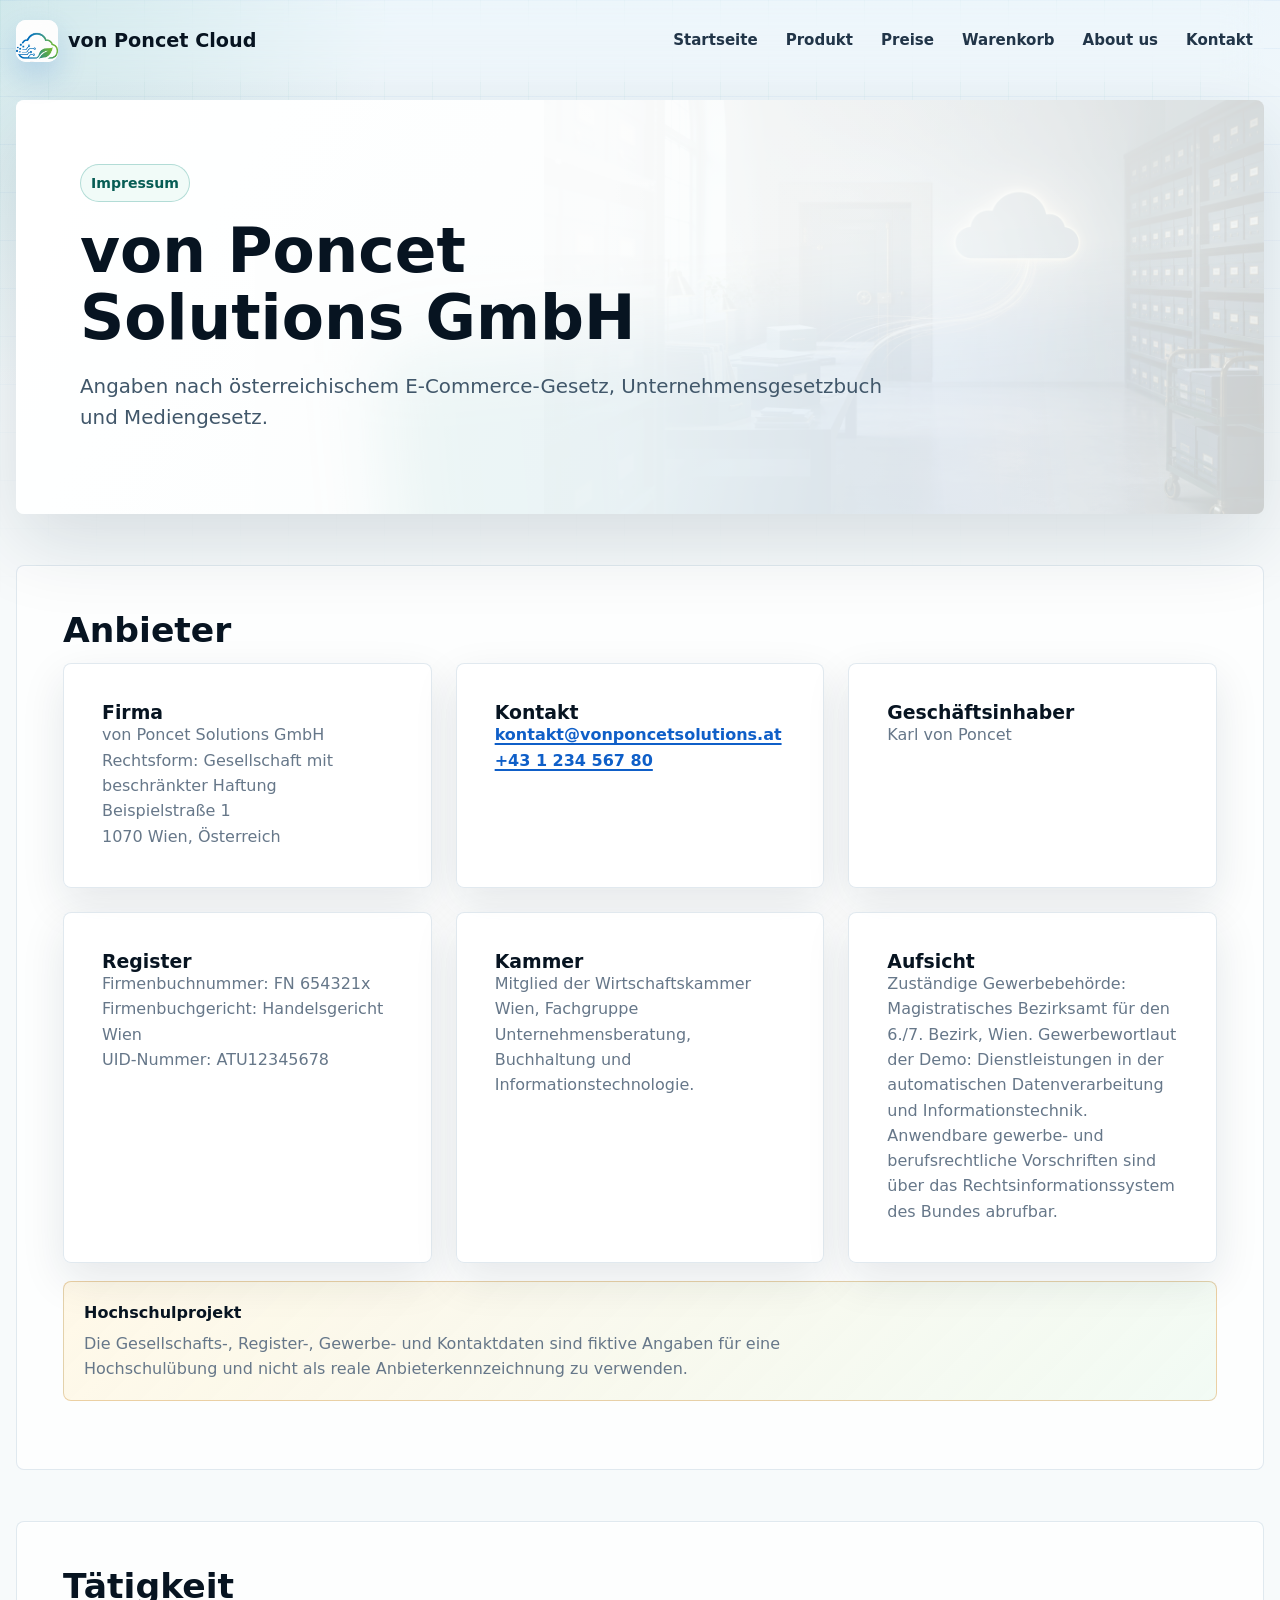
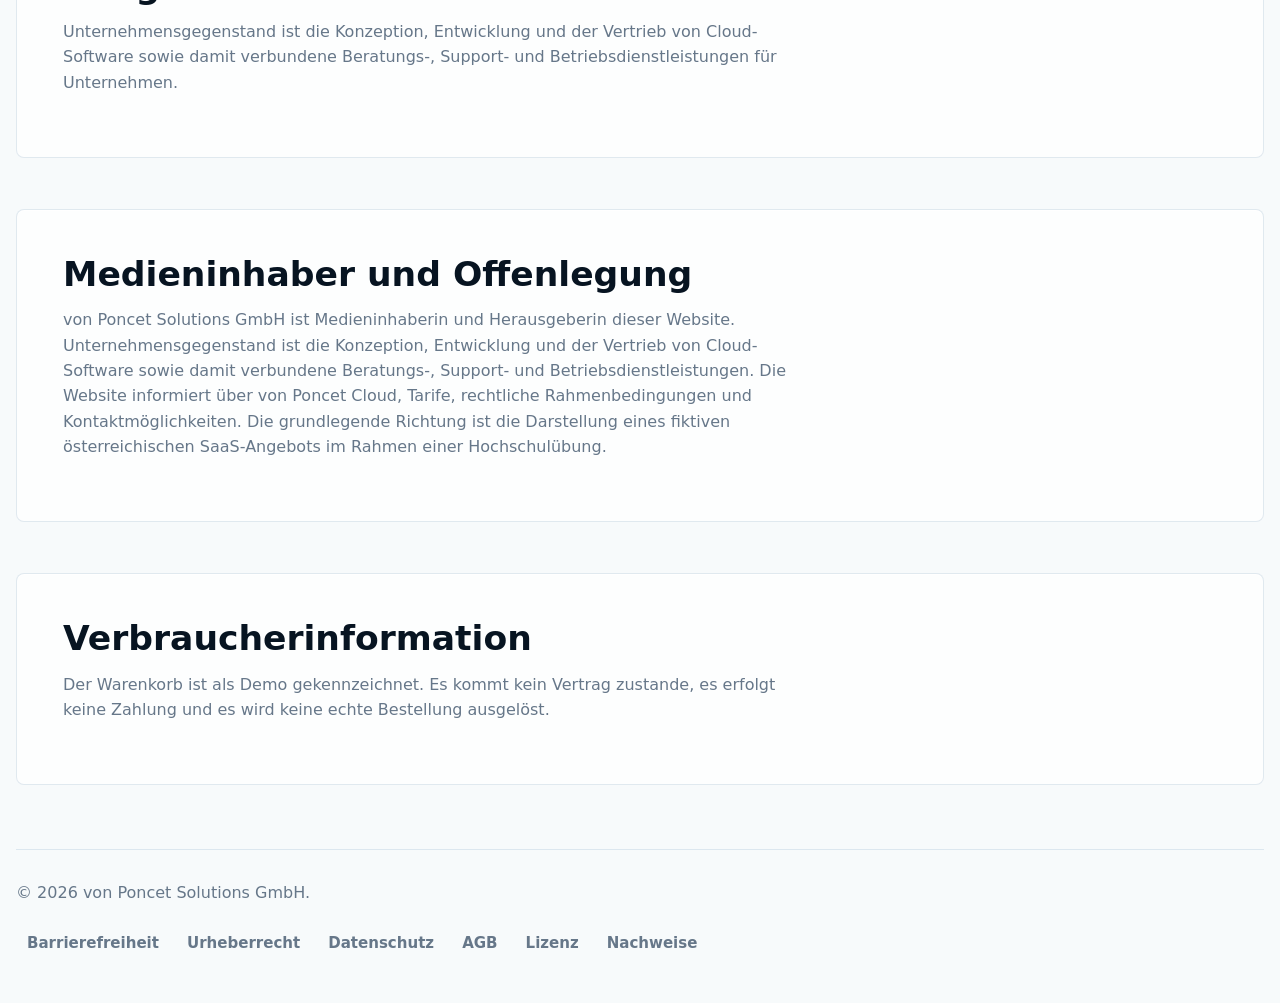
<file: imprint.html>
<!DOCTYPE html>
<html lang="de">
<head>
  <meta charset="UTF-8">
  <meta name="viewport" content="width=device-width, initial-scale=1.0">
  <meta name="description" content="Impressum der von Poncet Solutions GmbH.">
  <link rel="stylesheet" href="style/style.css?v=8">
  <title>Impressum | von Poncet Cloud</title>
</head>
<body>
  <a class="skip-link" href="#main-content">Zum Inhalt springen</a>
  <header class="site-header"><a class="brand" href="index.html" aria-label="von Poncet Cloud Startseite"><span class="brand-logo" aria-hidden="true"></span>von Poncet Cloud</a><nav aria-label="Hauptnavigation"><ul><li><a href="index.html">Startseite</a></li><li><a href="product.html">Produkt</a></li><li><a href="pricing.html">Preise</a></li><li><a href="cart.html">Warenkorb</a></li><li><a href="about.html">About us</a></li><li><a href="contact.html">Kontakt</a></li></ul></nav></header>
  <main id="main-content">
    <section class="hero hero-text-only hero-legal"><div><p class="eyebrow">Impressum</p><h1>von Poncet Solutions GmbH</h1><p class="lead">Angaben nach österreichischem E-Commerce-Gesetz, Unternehmensgesetzbuch und Mediengesetz.</p></div></section>
    <section aria-labelledby="imprint-heading"><h2 id="imprint-heading">Anbieter</h2><div class="grid imprint-grid"><article class="card"><h3>Firma</h3><p>von Poncet Solutions GmbH<br>Rechtsform: Gesellschaft mit beschränkter Haftung<br>Beispielstraße 1<br>1070 Wien, Österreich</p></article><article class="card"><h3>Kontakt</h3><p><a href="mailto:kontakt@vonponcetsolutions.at">kontakt@vonponcetsolutions.at</a><br><a href="tel:+43123456780">+43 1 234 567 80</a></p></article><article class="card"><h3>Geschäftsinhaber</h3><p>Karl von Poncet</p></article><article class="card"><h3>Register</h3><p>Firmenbuchnummer: FN 654321x<br>Firmenbuchgericht: Handelsgericht Wien<br>UID-Nummer: ATU12345678</p></article><article class="card"><h3>Kammer</h3><p>Mitglied der Wirtschaftskammer Wien, Fachgruppe Unternehmensberatung, Buchhaltung und Informationstechnologie.</p></article><article class="card"><h3>Aufsicht</h3><p>Zuständige Gewerbebehörde: Magistratisches Bezirksamt für den 6./7. Bezirk, Wien. Gewerbewortlaut der Demo: Dienstleistungen in der automatischen Datenverarbeitung und Informationstechnik. Anwendbare gewerbe- und berufsrechtliche Vorschriften sind über das Rechtsinformationssystem des Bundes abrufbar.</p></article></div><div class="legal-callout" role="note"><strong>Hochschulprojekt</strong><p>Die Gesellschafts-, Register-, Gewerbe- und Kontaktdaten sind fiktive Angaben für eine Hochschulübung und nicht als reale Anbieterkennzeichnung zu verwenden.</p></div></section>
    <section aria-labelledby="business-heading"><h2 id="business-heading">Tätigkeit</h2><p>Unternehmensgegenstand ist die Konzeption, Entwicklung und der Vertrieb von Cloud-Software sowie damit verbundene Beratungs-, Support- und Betriebsdienstleistungen für Unternehmen.</p></section>
    <section aria-labelledby="media-heading"><h2 id="media-heading">Medieninhaber und Offenlegung</h2><p>von Poncet Solutions GmbH ist Medieninhaberin und Herausgeberin dieser Website. Unternehmensgegenstand ist die Konzeption, Entwicklung und der Vertrieb von Cloud-Software sowie damit verbundene Beratungs-, Support- und Betriebsdienstleistungen. Die Website informiert über von Poncet Cloud, Tarife, rechtliche Rahmenbedingungen und Kontaktmöglichkeiten. Die grundlegende Richtung ist die Darstellung eines fiktiven österreichischen SaaS-Angebots im Rahmen einer Hochschulübung.</p></section>
    <section aria-labelledby="consumer-heading"><h2 id="consumer-heading">Verbraucherinformation</h2><p>Der Warenkorb ist als Demo gekennzeichnet. Es kommt kein Vertrag zustande, es erfolgt keine Zahlung und es wird keine echte Bestellung ausgelöst.</p></section>
  </main>
  <footer class="site-footer"><p>&copy; 2026 von Poncet Solutions GmbH.</p><nav aria-label="Footer-Navigation"><ul><li><a href="accessibility.html">Barrierefreiheit</a></li><li><a href="copyright.html">Urheberrecht</a></li><li><a href="privacy.html">Datenschutz</a></li><li><a href="terms.html">AGB</a></li><li><a href="license.html">Lizenz</a></li><li><a href="evidence.html">Nachweise</a></li></ul></nav></footer>
</body>
</html>
</file>
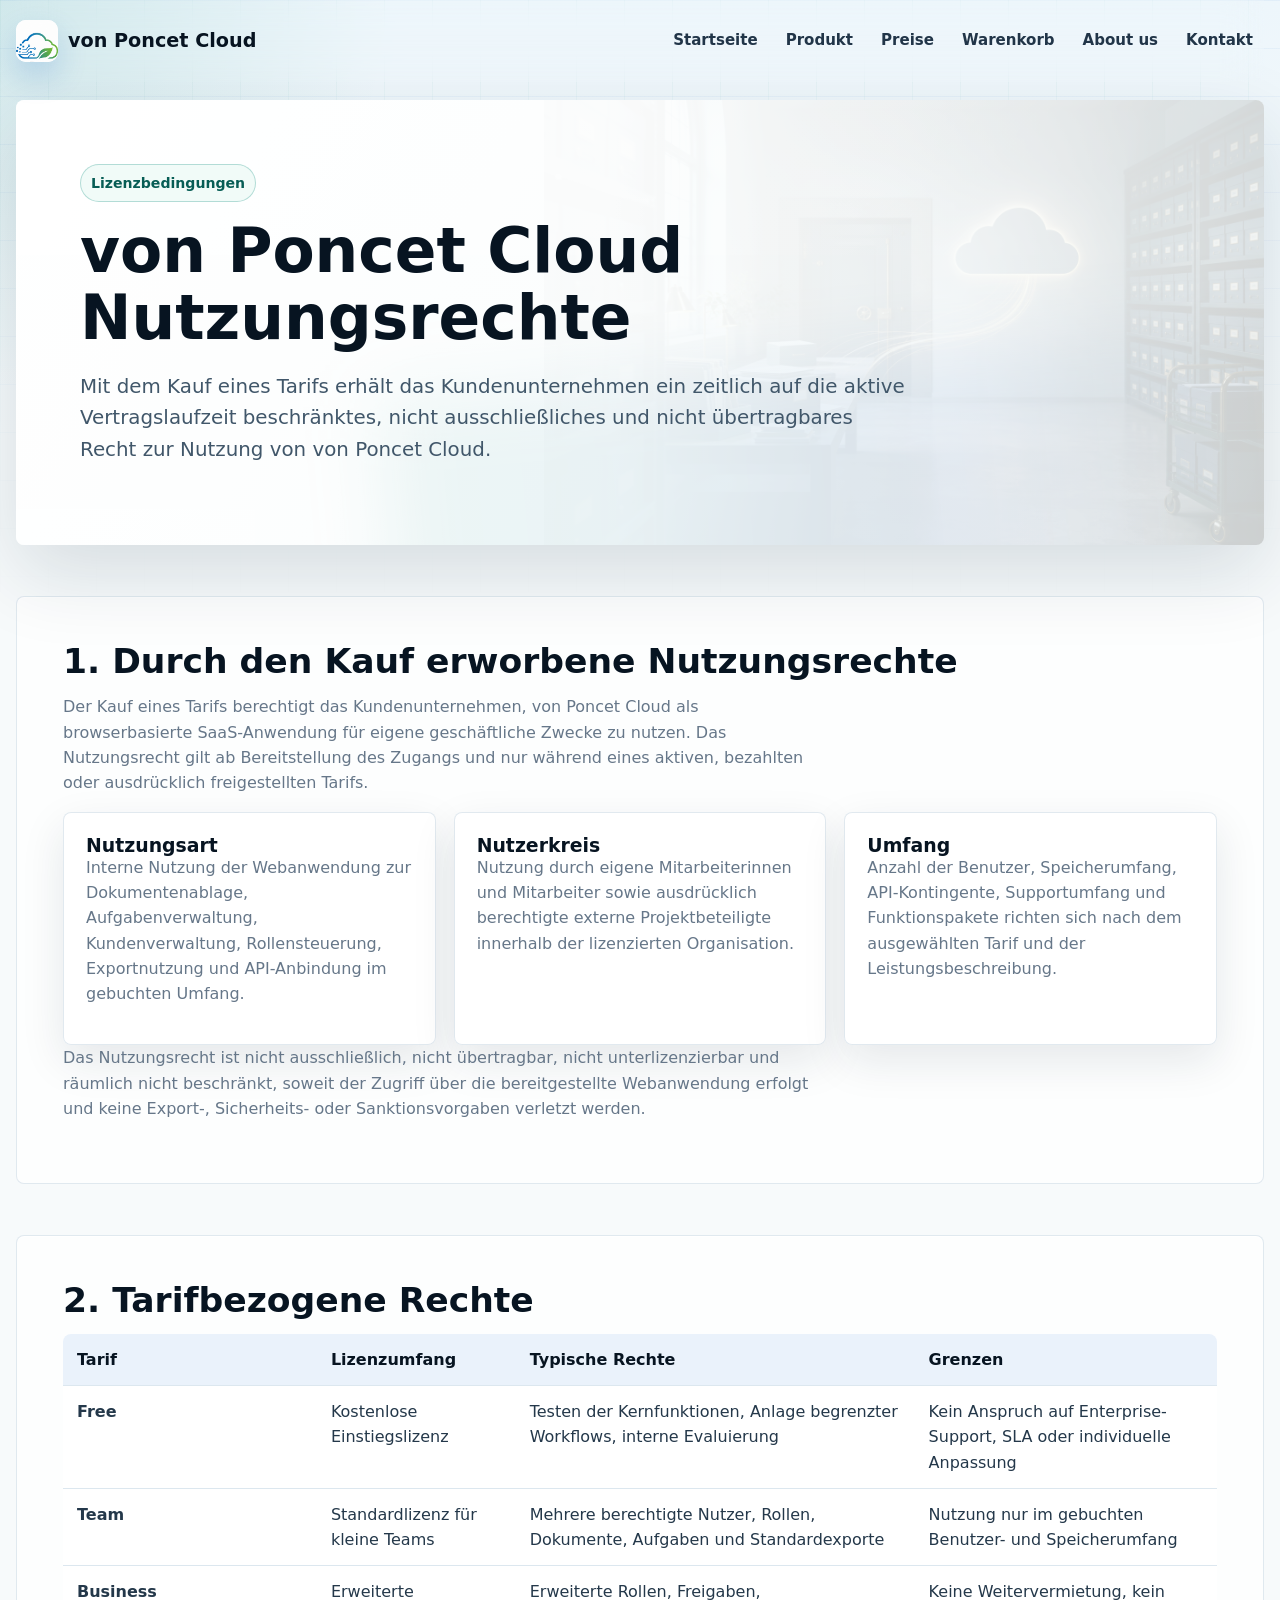
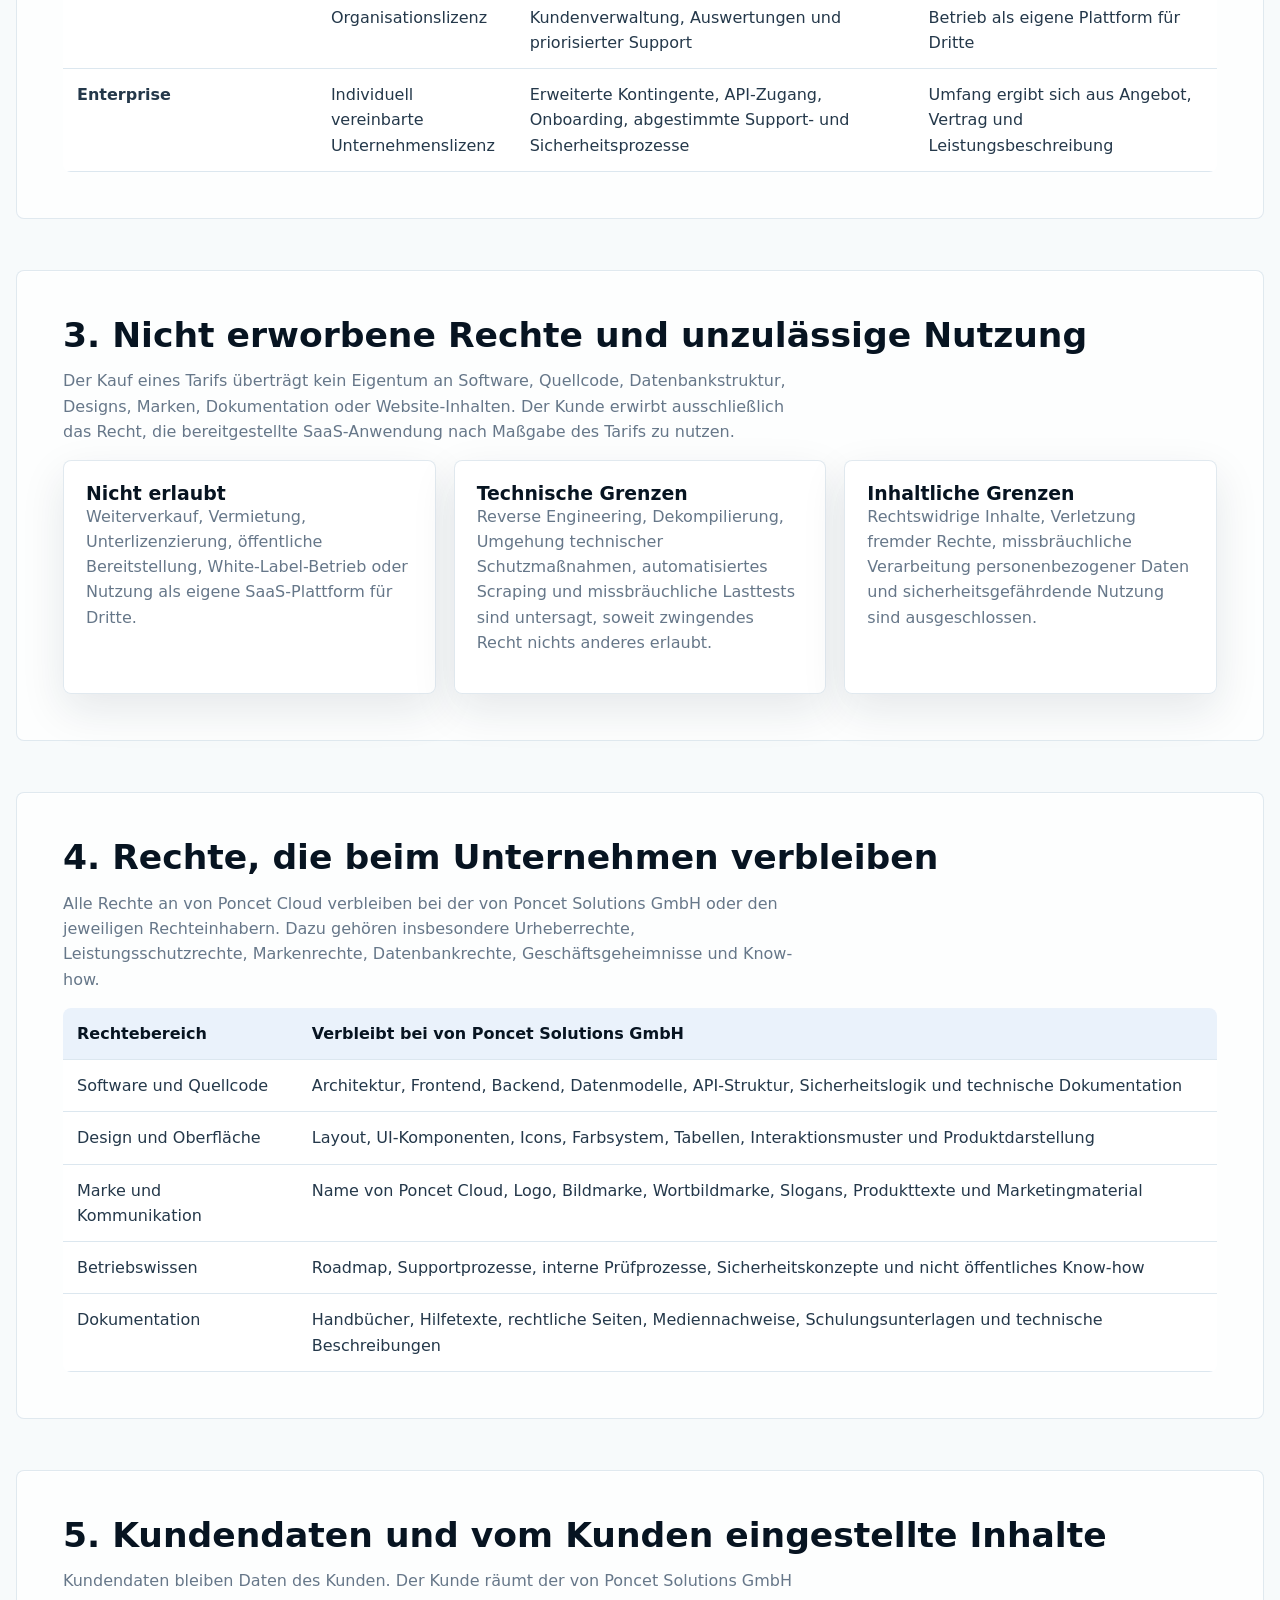
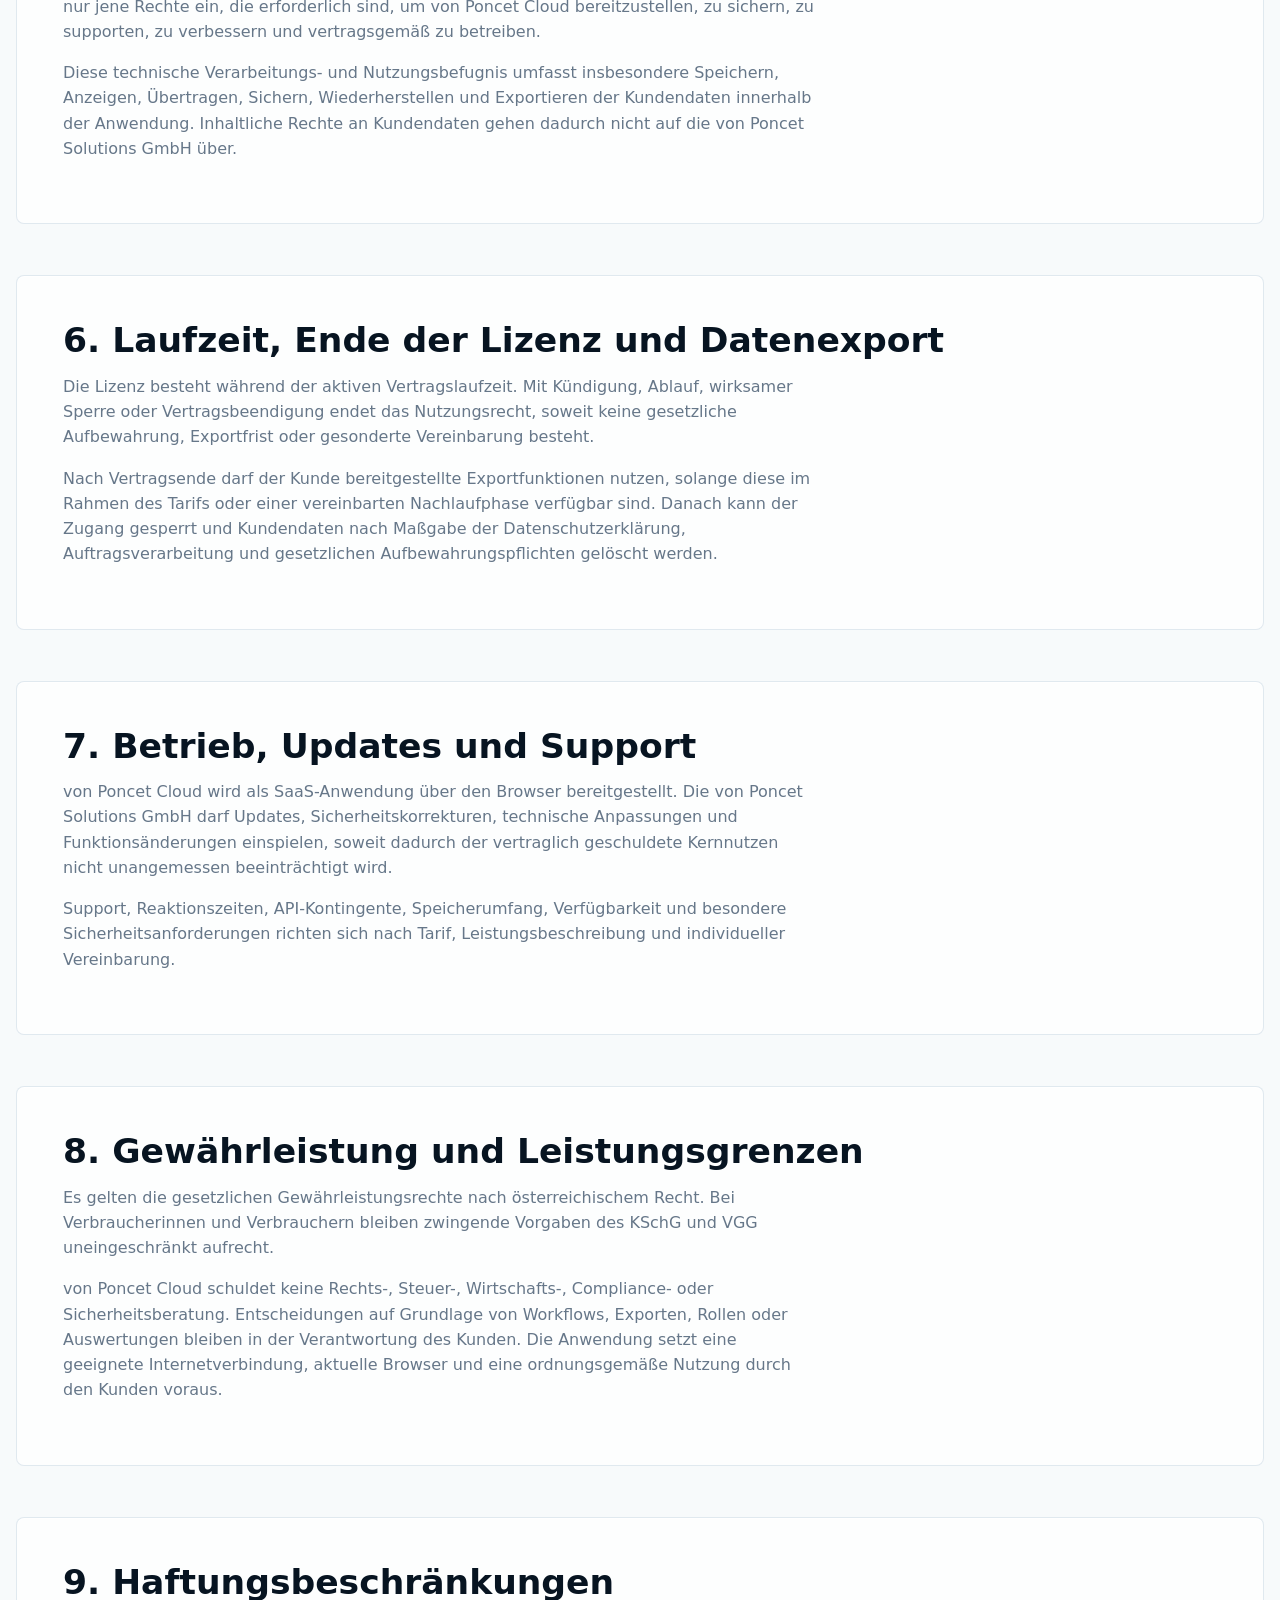
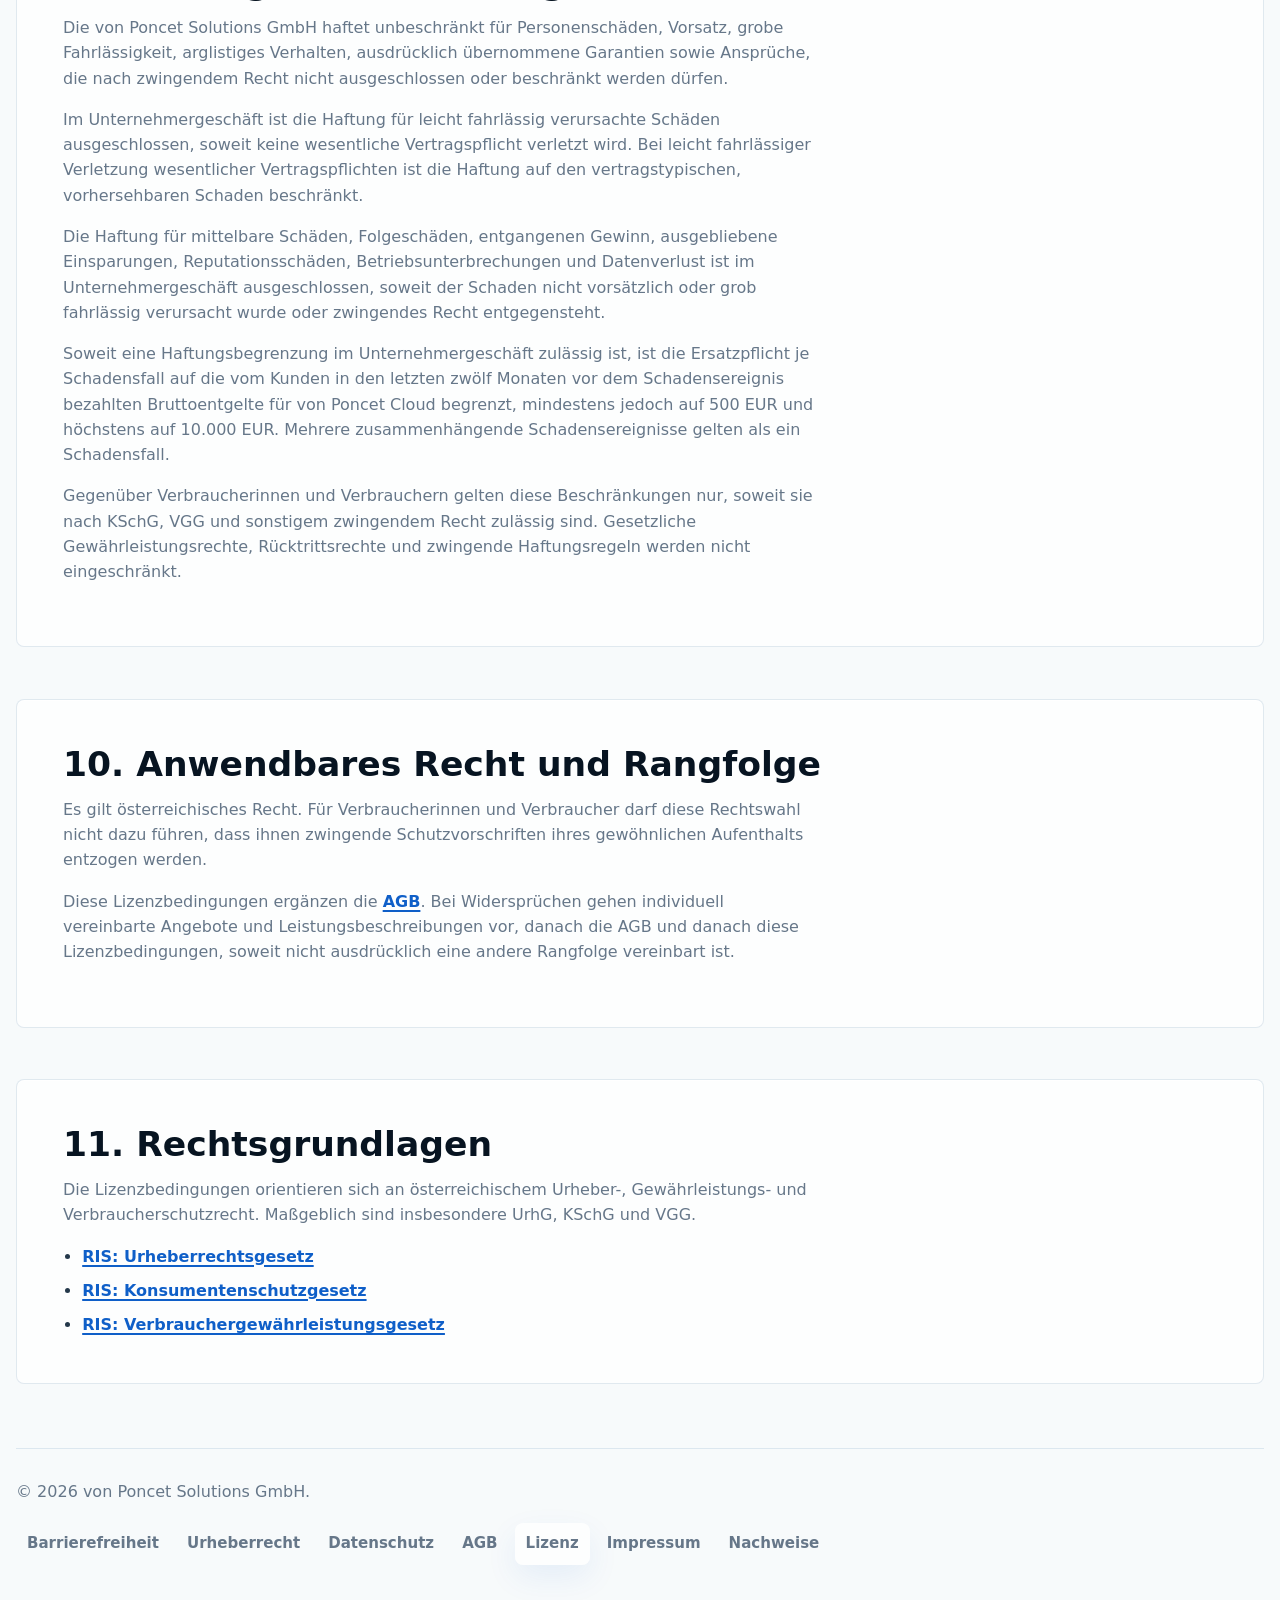
<file: license.html>
<!DOCTYPE html>
<html lang="de">
<head>
  <meta charset="UTF-8">
  <meta name="viewport" content="width=device-width, initial-scale=1.0">
  <meta name="description" content="Lizenzbedingungen und Nutzungsrechte für von Poncet Cloud.">
  <link rel="stylesheet" href="style/style.css?v=8">
  <script src="js/main.js" defer></script>
  <title>Lizenz | von Poncet Cloud</title>
</head>
<body>
  <a class="skip-link" href="#main-content">Zum Inhalt springen</a>
  <header class="site-header"><a class="brand" href="index.html" aria-label="von Poncet Cloud Startseite"><span class="brand-logo" aria-hidden="true"></span>von Poncet Cloud</a><nav aria-label="Hauptnavigation"><ul><li><a href="index.html">Startseite</a></li><li><a href="product.html">Produkt</a></li><li><a href="pricing.html">Preise</a></li><li><a href="cart.html">Warenkorb</a></li><li><a href="about.html">About us</a></li><li><a href="contact.html">Kontakt</a></li></ul></nav></header>
  <main id="main-content">
    <section class="hero hero-text-only hero-legal">
      <div>
        <p class="eyebrow">Lizenzbedingungen</p>
        <h1>von Poncet Cloud Nutzungsrechte</h1>
        <p class="lead">Mit dem Kauf eines Tarifs erhält das Kundenunternehmen ein zeitlich auf die aktive Vertragslaufzeit beschränktes, nicht ausschließliches und nicht übertragbares Recht zur Nutzung von von Poncet Cloud.</p>
      </div>
    </section>

    <section aria-labelledby="acquired-heading">
      <h2 id="acquired-heading">1. Durch den Kauf erworbene Nutzungsrechte</h2>
      <p>Der Kauf eines Tarifs berechtigt das Kundenunternehmen, von Poncet Cloud als browserbasierte SaaS-Anwendung für eigene geschäftliche Zwecke zu nutzen. Das Nutzungsrecht gilt ab Bereitstellung des Zugangs und nur während eines aktiven, bezahlten oder ausdrücklich freigestellten Tarifs.</p>
      <div class="legal-grid">
        <article class="legal-note"><h3>Nutzungsart</h3><p>Interne Nutzung der Webanwendung zur Dokumentenablage, Aufgabenverwaltung, Kundenverwaltung, Rollensteuerung, Exportnutzung und API-Anbindung im gebuchten Umfang.</p></article>
        <article class="legal-note"><h3>Nutzerkreis</h3><p>Nutzung durch eigene Mitarbeiterinnen und Mitarbeiter sowie ausdrücklich berechtigte externe Projektbeteiligte innerhalb der lizenzierten Organisation.</p></article>
        <article class="legal-note"><h3>Umfang</h3><p>Anzahl der Benutzer, Speicherumfang, API-Kontingente, Supportumfang und Funktionspakete richten sich nach dem ausgewählten Tarif und der Leistungsbeschreibung.</p></article>
      </div>
      <p>Das Nutzungsrecht ist nicht ausschließlich, nicht übertragbar, nicht unterlizenzierbar und räumlich nicht beschränkt, soweit der Zugriff über die bereitgestellte Webanwendung erfolgt und keine Export-, Sicherheits- oder Sanktionsvorgaben verletzt werden.</p>
    </section>

    <section aria-labelledby="plan-heading">
      <h2 id="plan-heading">2. Tarifbezogene Rechte</h2>
      <div class="table-wrap"><table class="license-plan-table"><thead><tr><th>Tarif</th><th>Lizenzumfang</th><th>Typische Rechte</th><th>Grenzen</th></tr></thead><tbody><tr><td>Free</td><td>Kostenlose Einstiegslizenz</td><td>Testen der Kernfunktionen, Anlage begrenzter Workflows, interne Evaluierung</td><td>Kein Anspruch auf Enterprise-Support, SLA oder individuelle Anpassung</td></tr><tr><td>Team</td><td>Standardlizenz für kleine Teams</td><td>Mehrere berechtigte Nutzer, Rollen, Dokumente, Aufgaben und Standardexporte</td><td>Nutzung nur im gebuchten Benutzer- und Speicherumfang</td></tr><tr><td>Business</td><td>Erweiterte Organisationslizenz</td><td>Erweiterte Rollen, Freigaben, Kundenverwaltung, Auswertungen und priorisierter Support</td><td>Keine Weitervermietung, kein Betrieb als eigene Plattform für Dritte</td></tr><tr><td>Enterprise</td><td>Individuell vereinbarte Unternehmenslizenz</td><td>Erweiterte Kontingente, API-Zugang, Onboarding, abgestimmte Support- und Sicherheitsprozesse</td><td>Umfang ergibt sich aus Angebot, Vertrag und Leistungsbeschreibung</td></tr></tbody></table></div>
    </section>

    <section aria-labelledby="limits-heading">
      <h2 id="limits-heading">3. Nicht erworbene Rechte und unzulässige Nutzung</h2>
      <p>Der Kauf eines Tarifs überträgt kein Eigentum an Software, Quellcode, Datenbankstruktur, Designs, Marken, Dokumentation oder Website-Inhalten. Der Kunde erwirbt ausschließlich das Recht, die bereitgestellte SaaS-Anwendung nach Maßgabe des Tarifs zu nutzen.</p>
      <div class="legal-grid">
        <article class="legal-note"><h3>Nicht erlaubt</h3><p>Weiterverkauf, Vermietung, Unterlizenzierung, öffentliche Bereitstellung, White-Label-Betrieb oder Nutzung als eigene SaaS-Plattform für Dritte.</p></article>
        <article class="legal-note"><h3>Technische Grenzen</h3><p>Reverse Engineering, Dekompilierung, Umgehung technischer Schutzmaßnahmen, automatisiertes Scraping und missbräuchliche Lasttests sind untersagt, soweit zwingendes Recht nichts anderes erlaubt.</p></article>
        <article class="legal-note"><h3>Inhaltliche Grenzen</h3><p>Rechtswidrige Inhalte, Verletzung fremder Rechte, missbräuchliche Verarbeitung personenbezogener Daten und sicherheitsgefährdende Nutzung sind ausgeschlossen.</p></article>
      </div>
    </section>

    <section aria-labelledby="retained-heading">
      <h2 id="retained-heading">4. Rechte, die beim Unternehmen verbleiben</h2>
      <p>Alle Rechte an von Poncet Cloud verbleiben bei der von Poncet Solutions GmbH oder den jeweiligen Rechteinhabern. Dazu gehören insbesondere Urheberrechte, Leistungsschutzrechte, Markenrechte, Datenbankrechte, Geschäftsgeheimnisse und Know-how.</p>
      <div class="table-wrap"><table><thead><tr><th>Rechtebereich</th><th>Verbleibt bei von Poncet Solutions GmbH</th></tr></thead><tbody><tr><td>Software und Quellcode</td><td>Architektur, Frontend, Backend, Datenmodelle, API-Struktur, Sicherheitslogik und technische Dokumentation</td></tr><tr><td>Design und Oberfläche</td><td>Layout, UI-Komponenten, Icons, Farbsystem, Tabellen, Interaktionsmuster und Produktdarstellung</td></tr><tr><td>Marke und Kommunikation</td><td>Name von Poncet Cloud, Logo, Bildmarke, Wortbildmarke, Slogans, Produkttexte und Marketingmaterial</td></tr><tr><td>Betriebswissen</td><td>Roadmap, Supportprozesse, interne Prüfprozesse, Sicherheitskonzepte und nicht öffentliches Know-how</td></tr><tr><td>Dokumentation</td><td>Handbücher, Hilfetexte, rechtliche Seiten, Mediennachweise, Schulungsunterlagen und technische Beschreibungen</td></tr></tbody></table></div>
    </section>

    <section aria-labelledby="customer-data-heading">
      <h2 id="customer-data-heading">5. Kundendaten und vom Kunden eingestellte Inhalte</h2>
      <p>Kundendaten bleiben Daten des Kunden. Der Kunde räumt der von Poncet Solutions GmbH nur jene Rechte ein, die erforderlich sind, um von Poncet Cloud bereitzustellen, zu sichern, zu supporten, zu verbessern und vertragsgemäß zu betreiben.</p>
      <p>Diese technische Verarbeitungs- und Nutzungsbefugnis umfasst insbesondere Speichern, Anzeigen, Übertragen, Sichern, Wiederherstellen und Exportieren der Kundendaten innerhalb der Anwendung. Inhaltliche Rechte an Kundendaten gehen dadurch nicht auf die von Poncet Solutions GmbH über.</p>
    </section>

    <section aria-labelledby="term-heading">
      <h2 id="term-heading">6. Laufzeit, Ende der Lizenz und Datenexport</h2>
      <p>Die Lizenz besteht während der aktiven Vertragslaufzeit. Mit Kündigung, Ablauf, wirksamer Sperre oder Vertragsbeendigung endet das Nutzungsrecht, soweit keine gesetzliche Aufbewahrung, Exportfrist oder gesonderte Vereinbarung besteht.</p>
      <p>Nach Vertragsende darf der Kunde bereitgestellte Exportfunktionen nutzen, solange diese im Rahmen des Tarifs oder einer vereinbarten Nachlaufphase verfügbar sind. Danach kann der Zugang gesperrt und Kundendaten nach Maßgabe der Datenschutzerklärung, Auftragsverarbeitung und gesetzlichen Aufbewahrungspflichten gelöscht werden.</p>
    </section>

    <section aria-labelledby="service-heading">
      <h2 id="service-heading">7. Betrieb, Updates und Support</h2>
      <p>von Poncet Cloud wird als SaaS-Anwendung über den Browser bereitgestellt. Die von Poncet Solutions GmbH darf Updates, Sicherheitskorrekturen, technische Anpassungen und Funktionsänderungen einspielen, soweit dadurch der vertraglich geschuldete Kernnutzen nicht unangemessen beeinträchtigt wird.</p>
      <p>Support, Reaktionszeiten, API-Kontingente, Speicherumfang, Verfügbarkeit und besondere Sicherheitsanforderungen richten sich nach Tarif, Leistungsbeschreibung und individueller Vereinbarung.</p>
    </section>

    <section aria-labelledby="warranty-heading">
      <h2 id="warranty-heading">8. Gewährleistung und Leistungsgrenzen</h2>
      <p>Es gelten die gesetzlichen Gewährleistungsrechte nach österreichischem Recht. Bei Verbraucherinnen und Verbrauchern bleiben zwingende Vorgaben des KSchG und VGG uneingeschränkt aufrecht.</p>
      <p>von Poncet Cloud schuldet keine Rechts-, Steuer-, Wirtschafts-, Compliance- oder Sicherheitsberatung. Entscheidungen auf Grundlage von Workflows, Exporten, Rollen oder Auswertungen bleiben in der Verantwortung des Kunden. Die Anwendung setzt eine geeignete Internetverbindung, aktuelle Browser und eine ordnungsgemäße Nutzung durch den Kunden voraus.</p>
    </section>

    <section aria-labelledby="liability-heading">
      <h2 id="liability-heading">9. Haftungsbeschränkungen</h2>
      <p>Die von Poncet Solutions GmbH haftet unbeschränkt für Personenschäden, Vorsatz, grobe Fahrlässigkeit, arglistiges Verhalten, ausdrücklich übernommene Garantien sowie Ansprüche, die nach zwingendem Recht nicht ausgeschlossen oder beschränkt werden dürfen.</p>
      <p>Im Unternehmergeschäft ist die Haftung für leicht fahrlässig verursachte Schäden ausgeschlossen, soweit keine wesentliche Vertragspflicht verletzt wird. Bei leicht fahrlässiger Verletzung wesentlicher Vertragspflichten ist die Haftung auf den vertragstypischen, vorhersehbaren Schaden beschränkt.</p>
      <p>Die Haftung für mittelbare Schäden, Folgeschäden, entgangenen Gewinn, ausgebliebene Einsparungen, Reputationsschäden, Betriebsunterbrechungen und Datenverlust ist im Unternehmergeschäft ausgeschlossen, soweit der Schaden nicht vorsätzlich oder grob fahrlässig verursacht wurde oder zwingendes Recht entgegensteht.</p>
      <p>Soweit eine Haftungsbegrenzung im Unternehmergeschäft zulässig ist, ist die Ersatzpflicht je Schadensfall auf die vom Kunden in den letzten zwölf Monaten vor dem Schadensereignis bezahlten Bruttoentgelte für von Poncet Cloud begrenzt, mindestens jedoch auf 500 EUR und höchstens auf 10.000 EUR. Mehrere zusammenhängende Schadensereignisse gelten als ein Schadensfall.</p>
      <p>Gegenüber Verbraucherinnen und Verbrauchern gelten diese Beschränkungen nur, soweit sie nach KSchG, VGG und sonstigem zwingendem Recht zulässig sind. Gesetzliche Gewährleistungsrechte, Rücktrittsrechte und zwingende Haftungsregeln werden nicht eingeschränkt.</p>
    </section>

    <section aria-labelledby="law-heading">
      <h2 id="law-heading">10. Anwendbares Recht und Rangfolge</h2>
      <p>Es gilt österreichisches Recht. Für Verbraucherinnen und Verbraucher darf diese Rechtswahl nicht dazu führen, dass ihnen zwingende Schutzvorschriften ihres gewöhnlichen Aufenthalts entzogen werden.</p>
      <p>Diese Lizenzbedingungen ergänzen die <a href="terms.html">AGB</a>. Bei Widersprüchen gehen individuell vereinbarte Angebote und Leistungsbeschreibungen vor, danach die AGB und danach diese Lizenzbedingungen, soweit nicht ausdrücklich eine andere Rangfolge vereinbart ist.</p>
    </section>

    <section aria-labelledby="sources-heading">
      <h2 id="sources-heading">11. Rechtsgrundlagen</h2>
      <p>Die Lizenzbedingungen orientieren sich an österreichischem Urheber-, Gewährleistungs- und Verbraucherschutzrecht. Maßgeblich sind insbesondere UrhG, KSchG und VGG.</p>
      <ul>
        <li><a href="https://www.ris.bka.gv.at/GeltendeFassung.wxe?Abfrage=Bundesnormen&Gesetzesnummer=10001848">RIS: Urheberrechtsgesetz</a></li>
        <li><a href="https://www.ris.bka.gv.at/GeltendeFassung.wxe?Abfrage=Bundesnormen&Gesetzesnummer=10002462">RIS: Konsumentenschutzgesetz</a></li>
        <li><a href="https://www.ris.bka.gv.at/GeltendeFassung.wxe?Abfrage=Bundesnormen&Gesetzesnummer=20011654">RIS: Verbrauchergewährleistungsgesetz</a></li>
      </ul>
    </section>
  </main>
  <footer class="site-footer"><p>&copy; 2026 von Poncet Solutions GmbH.</p><nav aria-label="Footer-Navigation"><ul><li><a href="accessibility.html">Barrierefreiheit</a></li><li><a href="copyright.html">Urheberrecht</a></li><li><a href="privacy.html">Datenschutz</a></li><li><a href="terms.html">AGB</a></li><li><a href="license.html" aria-current="page">Lizenz</a></li><li><a href="imprint.html">Impressum</a></li><li><a href="evidence.html">Nachweise</a></li></ul></nav></footer>
</body>
</html>
</file>
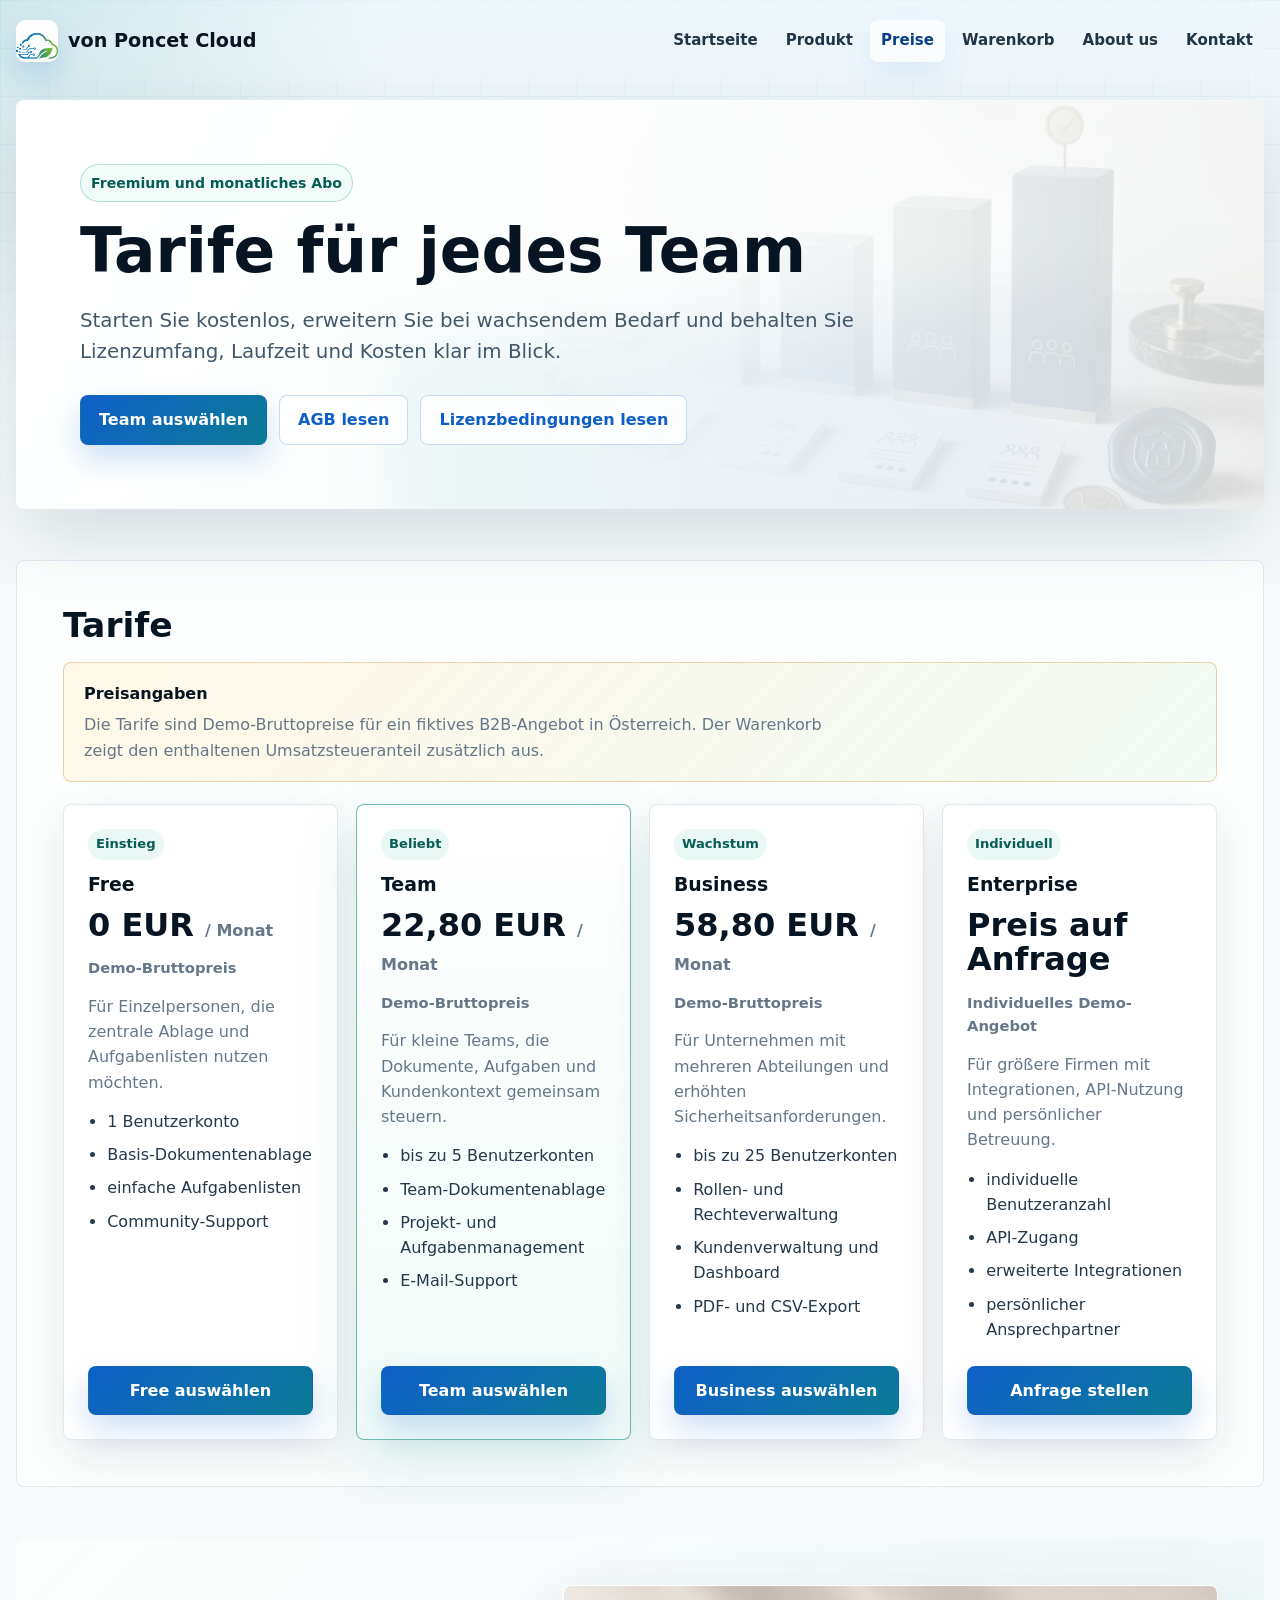
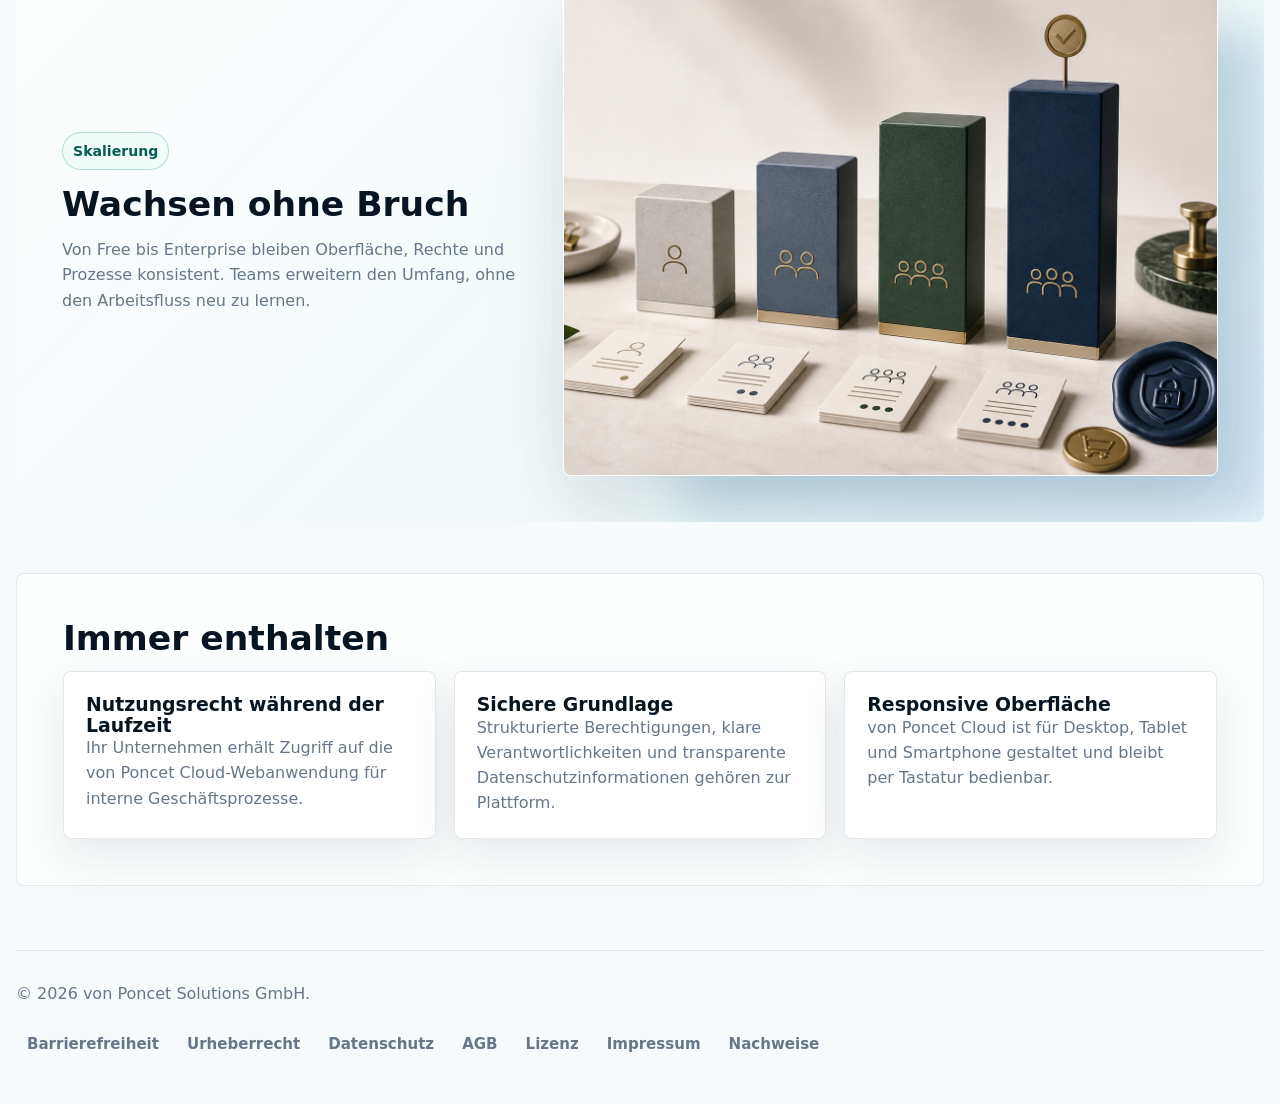
<file: pricing.html>
<!DOCTYPE html>
<html lang="de">
<head>
  <meta charset="UTF-8">
  <meta name="viewport" content="width=device-width, initial-scale=1.0">
  <meta name="description" content="Preise und Abo-Tarife für von Poncet Cloud: Free, Team, Business und Enterprise.">
  <link rel="stylesheet" href="style/style.css?v=8">
  <script src="js/main.js" defer></script>
  <title>Preise | von Poncet Cloud</title>
</head>
<body>
  <a class="skip-link" href="#main-content">Zum Inhalt springen</a>
  <header class="site-header">
    <a class="brand" href="index.html" aria-label="von Poncet Cloud Startseite"><span class="brand-logo" aria-hidden="true"></span>von Poncet Cloud</a>
    <nav aria-label="Hauptnavigation">
      <ul>
        <li><a href="index.html">Startseite</a></li>
        <li><a href="product.html">Produkt</a></li>
        <li><a href="pricing.html" aria-current="page">Preise</a></li>
        <li><a href="cart.html">Warenkorb</a></li>
        <li><a href="about.html">About us</a></li>
        <li><a href="contact.html">Kontakt</a></li>
      </ul>
    </nav>
  </header>

  <main id="main-content">
    <section class="hero hero-text-only hero-pricing">
      <div>
        <p class="eyebrow">Freemium und monatliches Abo</p>
        <h1>Tarife für jedes Team</h1>
        <p class="lead">Starten Sie kostenlos, erweitern Sie bei wachsendem Bedarf und behalten Sie Lizenzumfang, Laufzeit und Kosten klar im Blick.</p>
        <div class="actions">
          <a class="button" href="cart.html?plan=team">Team auswählen</a>
          <a class="button secondary" href="terms.html">AGB lesen</a>
          <a class="button secondary" href="license.html">Lizenzbedingungen lesen</a>
        </div>
      </div>
    </section>

    <section aria-labelledby="plans-heading">
      <h2 id="plans-heading">Tarife</h2>
      <div class="legal-callout" role="note">
        <strong>Preisangaben</strong>
        <p>Die Tarife sind Demo-Bruttopreise für ein fiktives B2B-Angebot in Österreich. Der Warenkorb zeigt den enthaltenen Umsatzsteueranteil zusätzlich aus.</p>
      </div>
      <div class="pricing-grid">
        <article class="price-card">
          <span class="badge">Einstieg</span>
          <h3>Free</h3>
          <p class="price">0 EUR <span>/ Monat</span></p>
          <p class="price-note">Demo-Bruttopreis</p>
          <p>Für Einzelpersonen, die zentrale Ablage und Aufgabenlisten nutzen möchten.</p>
          <ul>
            <li>1 Benutzerkonto</li>
            <li>Basis-Dokumentenablage</li>
            <li>einfache Aufgabenlisten</li>
            <li>Community-Support</li>
          </ul>
          <a href="cart.html?plan=free">Free auswählen</a>
        </article>
        <article class="price-card featured">
          <span class="badge">Beliebt</span>
          <h3>Team</h3>
          <p class="price">22,80 EUR <span>/ Monat</span></p>
          <p class="price-note">Demo-Bruttopreis</p>
          <p>Für kleine Teams, die Dokumente, Aufgaben und Kundenkontext gemeinsam steuern.</p>
          <ul>
            <li>bis zu 5 Benutzerkonten</li>
            <li>Team-Dokumentenablage</li>
            <li>Projekt- und Aufgabenmanagement</li>
            <li>E-Mail-Support</li>
          </ul>
          <a href="cart.html?plan=team">Team auswählen</a>
        </article>
        <article class="price-card">
          <span class="badge">Wachstum</span>
          <h3>Business</h3>
          <p class="price">58,80 EUR <span>/ Monat</span></p>
          <p class="price-note">Demo-Bruttopreis</p>
          <p>Für Unternehmen mit mehreren Abteilungen und erhöhten Sicherheitsanforderungen.</p>
          <ul>
            <li>bis zu 25 Benutzerkonten</li>
            <li>Rollen- und Rechteverwaltung</li>
            <li>Kundenverwaltung und Dashboard</li>
            <li>PDF- und CSV-Export</li>
          </ul>
          <a href="cart.html?plan=business">Business auswählen</a>
        </article>
        <article class="price-card">
          <span class="badge">Individuell</span>
          <h3>Enterprise</h3>
          <p class="price">Preis auf Anfrage</p>
          <p class="price-note">Individuelles Demo-Angebot</p>
          <p>Für größere Firmen mit Integrationen, API-Nutzung und persönlicher Betreuung.</p>
          <ul>
            <li>individuelle Benutzeranzahl</li>
            <li>API-Zugang</li>
            <li>erweiterte Integrationen</li>
            <li>persönlicher Ansprechpartner</li>
          </ul>
          <a href="contact.html">Anfrage stellen</a>
        </article>
      </div>
    </section>

    <section class="media-band" aria-labelledby="pricing-fit-heading">
      <div class="media-copy">
        <p class="eyebrow">Skalierung</p>
        <h2 id="pricing-fit-heading">Wachsen ohne Bruch</h2>
        <p>Von Free bis Enterprise bleiben Oberfläche, Rechte und Prozesse konsistent. Teams erweitern den Umfang, ohne den Arbeitsfluss neu zu lernen.</p>
      </div>
      <figure class="image-panel">
        <img src="assets/images/vonponcetcloud-pricing-still-life.png" alt="Physische Abo-Tarifblöcke mit Auswahlmarker und sicheren Bestellunterlagen">
      </figure>
    </section>

    <section aria-labelledby="included-heading">
      <h2 id="included-heading">Immer enthalten</h2>
      <div class="grid">
        <article class="card"><h3>Nutzungsrecht während der Laufzeit</h3><p>Ihr Unternehmen erhält Zugriff auf die von Poncet Cloud-Webanwendung für interne Geschäftsprozesse.</p></article>
        <article class="card"><h3>Sichere Grundlage</h3><p>Strukturierte Berechtigungen, klare Verantwortlichkeiten und transparente Datenschutzinformationen gehören zur Plattform.</p></article>
        <article class="card"><h3>Responsive Oberfläche</h3><p>von Poncet Cloud ist für Desktop, Tablet und Smartphone gestaltet und bleibt per Tastatur bedienbar.</p></article>
      </div>
    </section>
  </main>

  <footer class="site-footer">
    <p>&copy; 2026 von Poncet Solutions GmbH.</p>
    <nav aria-label="Footer-Navigation">
      <ul>
        <li><a href="accessibility.html">Barrierefreiheit</a></li>
        <li><a href="copyright.html">Urheberrecht</a></li>
        <li><a href="privacy.html">Datenschutz</a></li>
        <li><a href="terms.html">AGB</a></li><li><a href="license.html">Lizenz</a></li>
        <li><a href="imprint.html">Impressum</a></li>
        <li><a href="evidence.html">Nachweise</a></li>
      </ul>
    </nav>
  </footer>
</body>
</html>
</file>
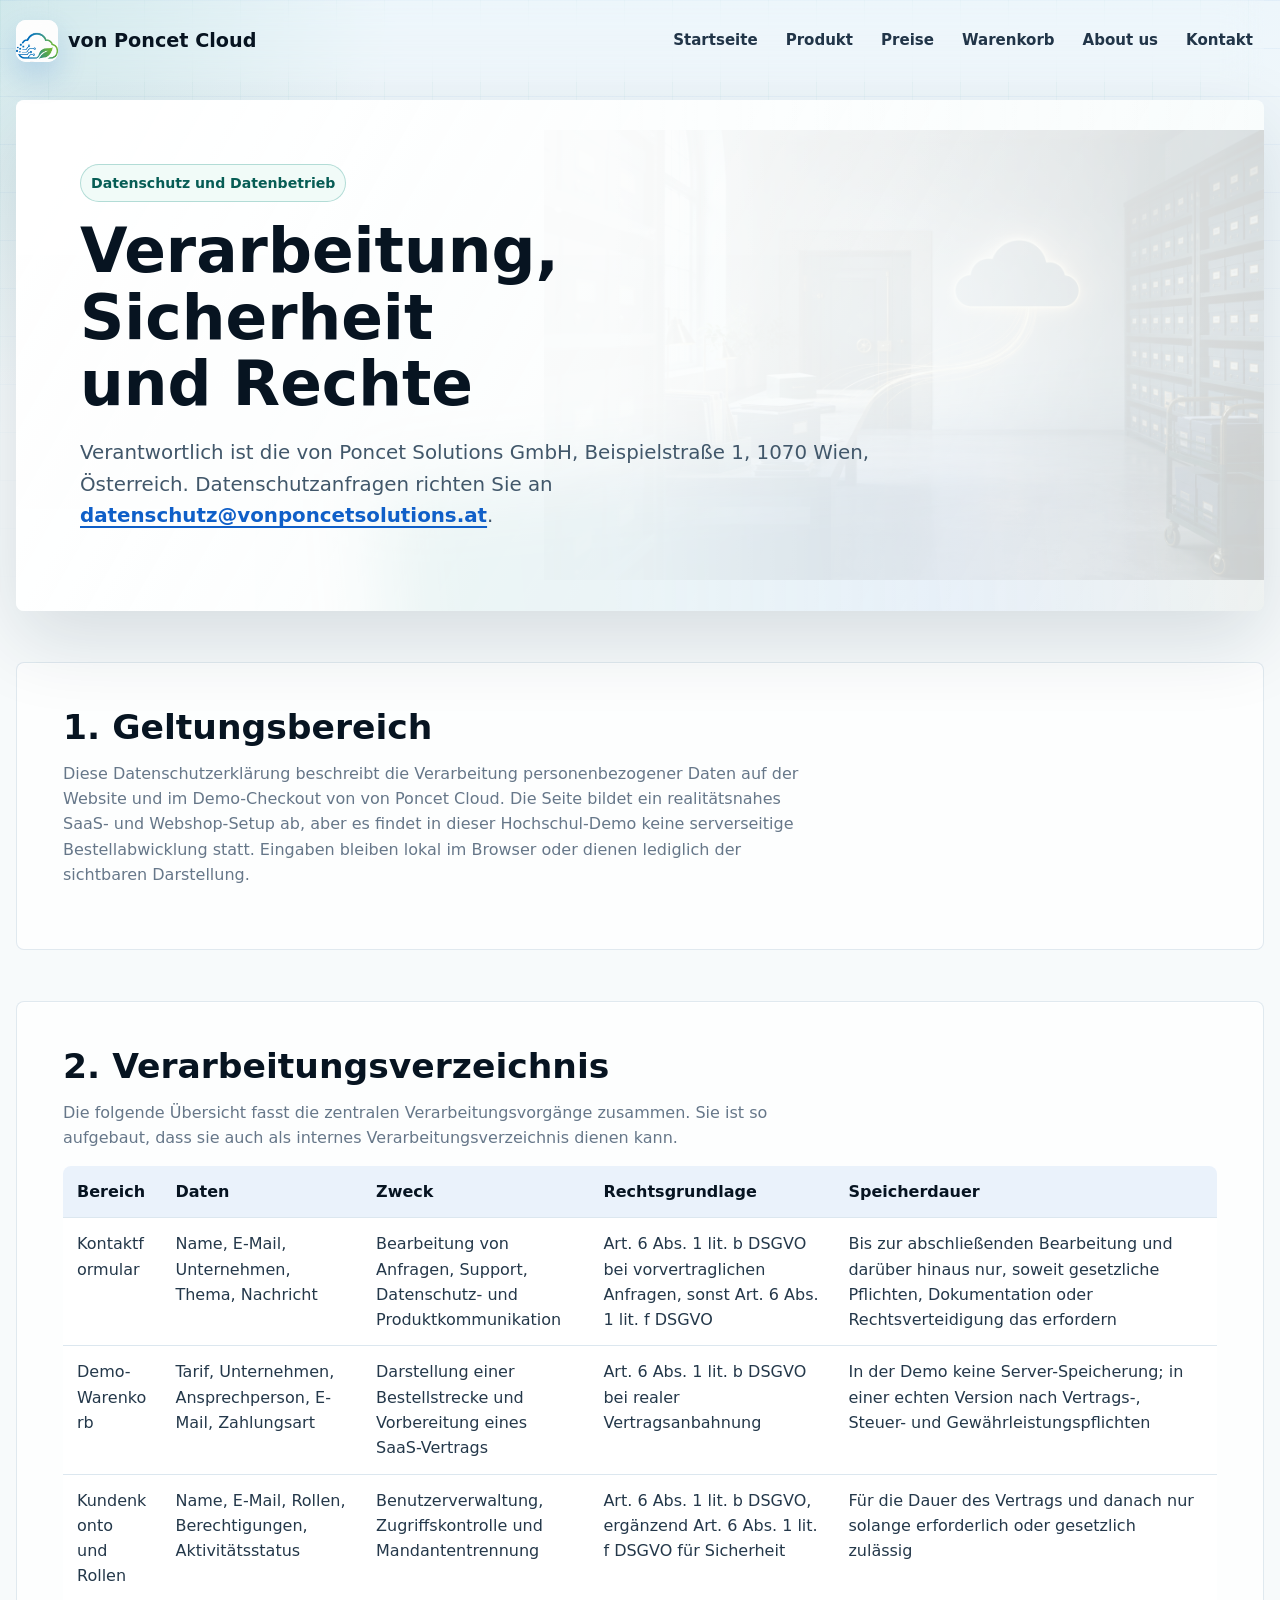
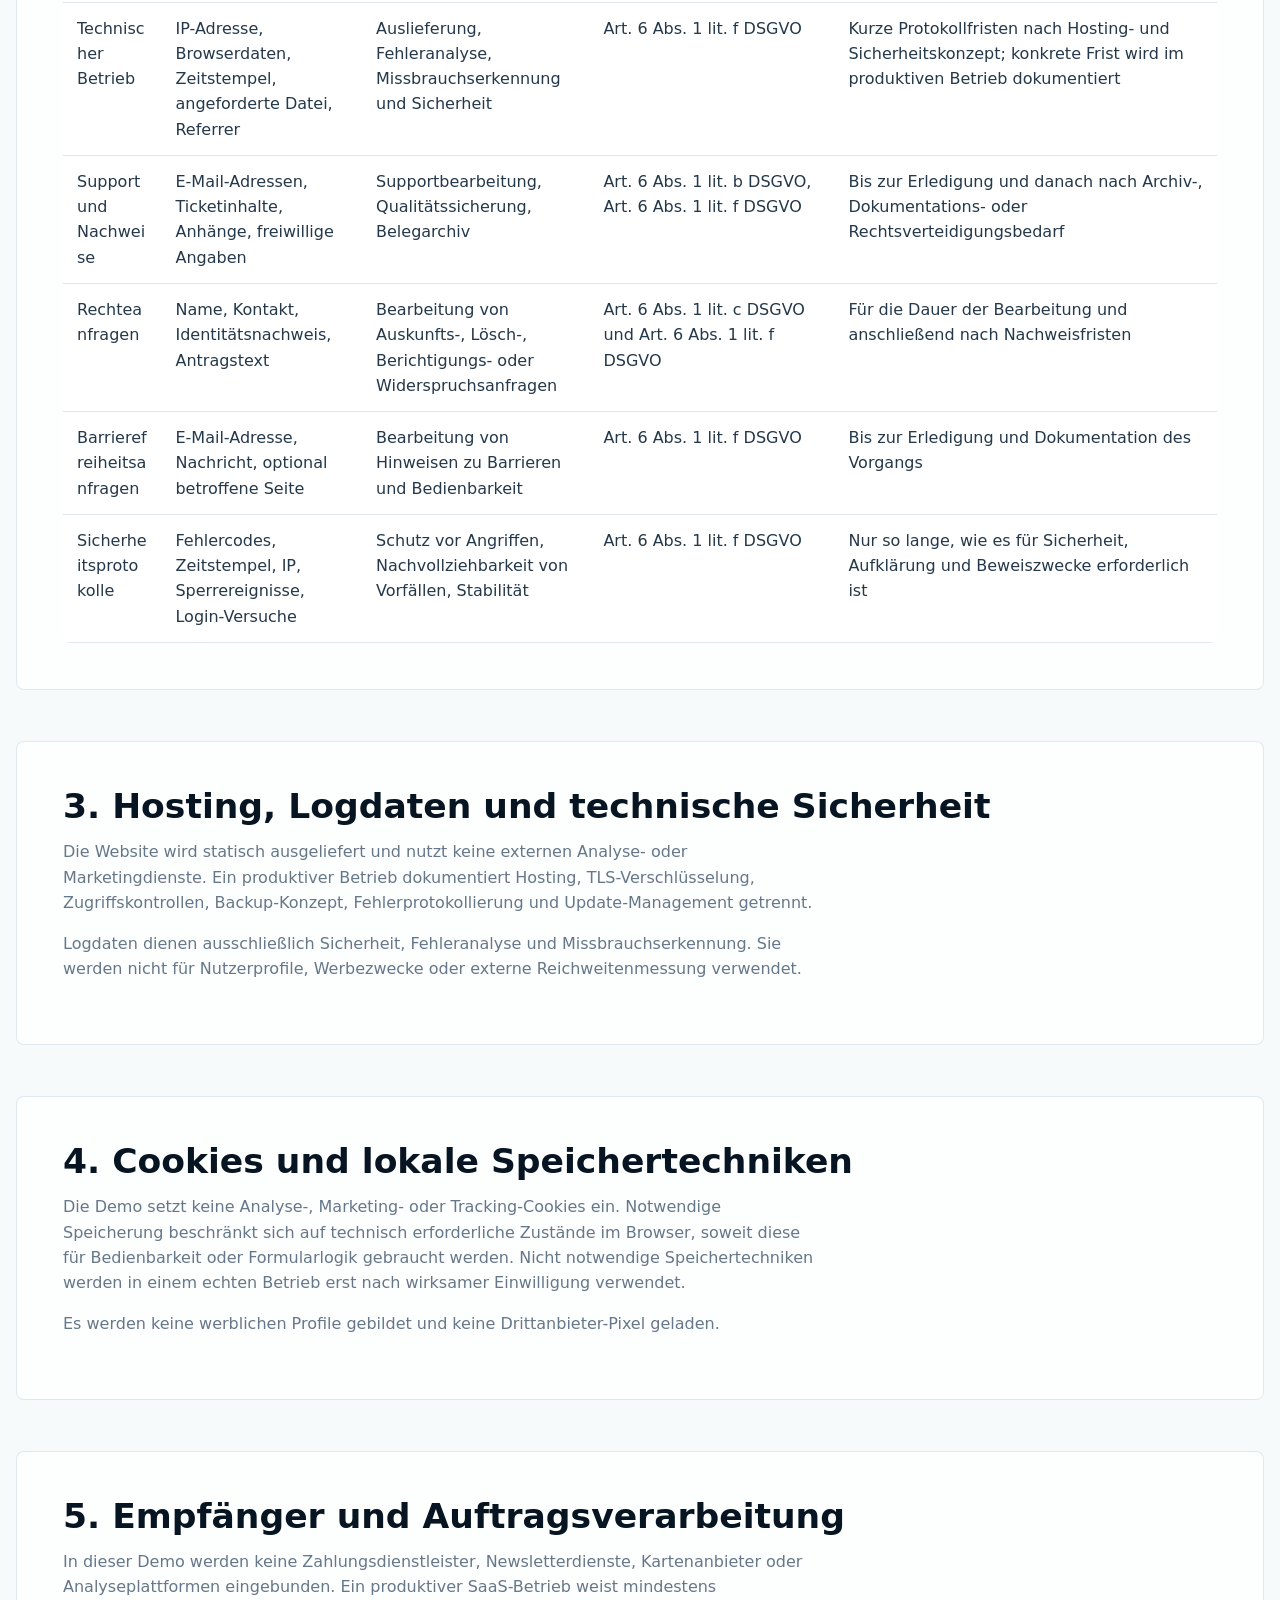
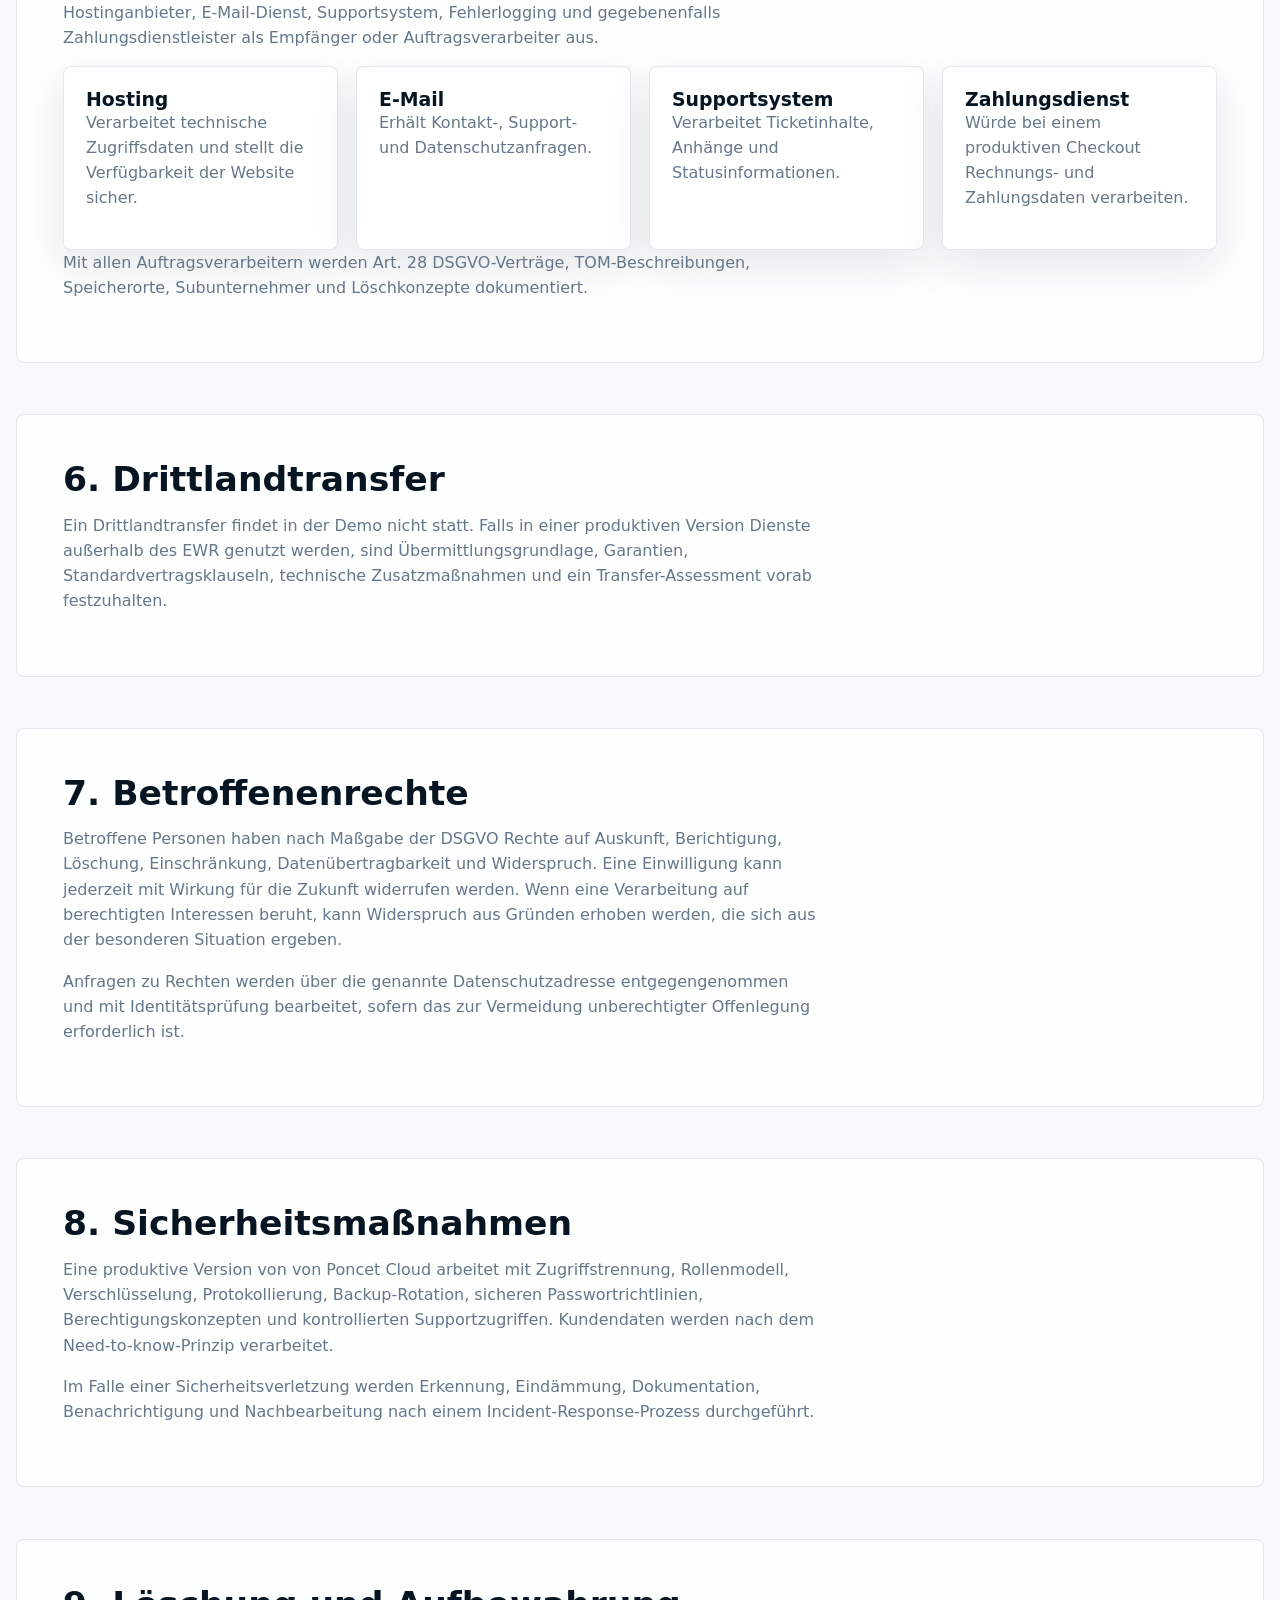
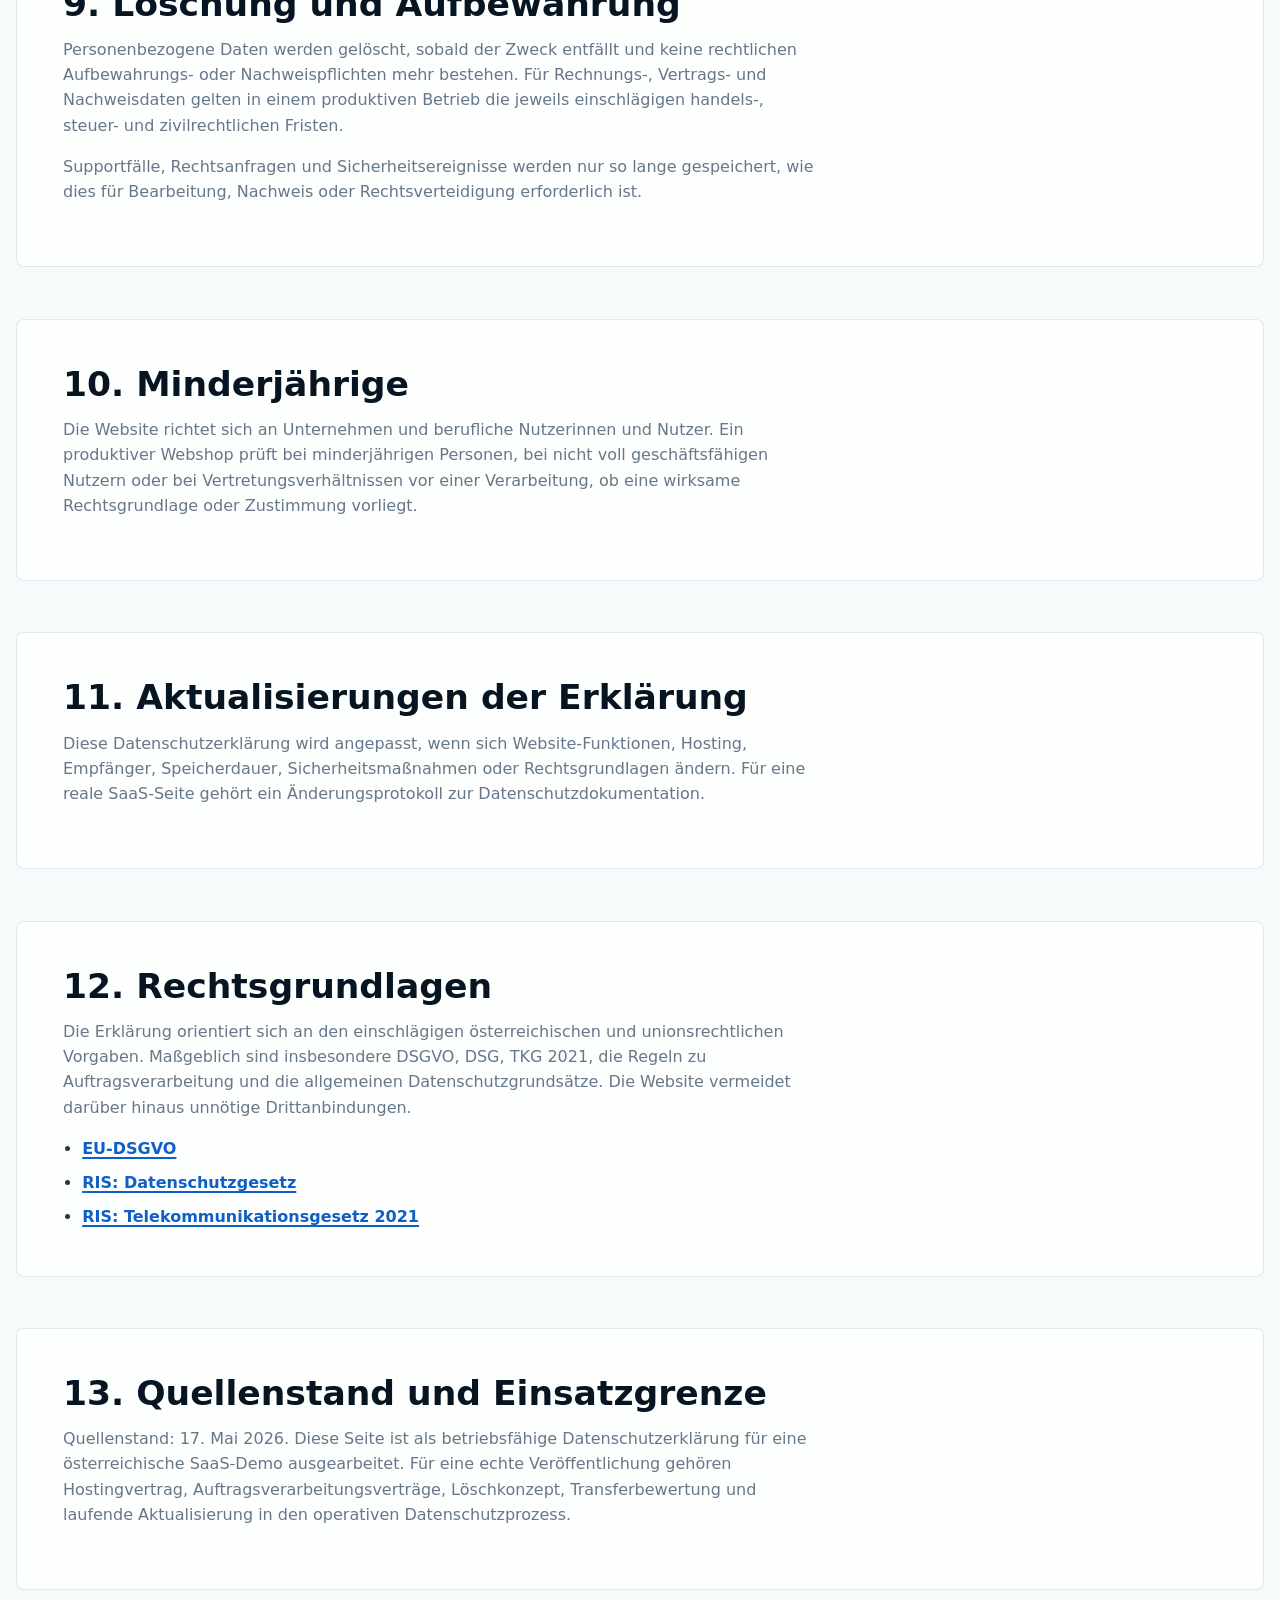
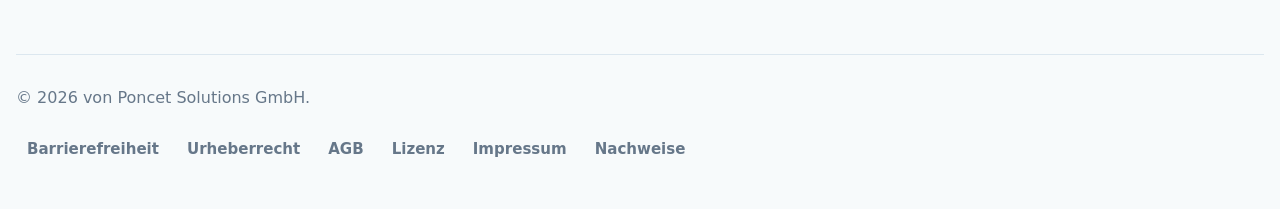
<file: privacy.html>
<!DOCTYPE html>
<html lang="de">
<head>
  <meta charset="UTF-8">
  <meta name="viewport" content="width=device-width, initial-scale=1.0">
  <meta name="description" content="Datenschutzerklärung, Verarbeitungsverzeichnis und Betroffenenrechte für von Poncet Cloud.">
  <link rel="stylesheet" href="style/style.css?v=8">
  <script src="js/main.js" defer></script>
  <title>Datenschutz | von Poncet Cloud</title>
</head>
<body>
  <a class="skip-link" href="#main-content">Zum Inhalt springen</a>
  <header class="site-header"><a class="brand" href="index.html" aria-label="von Poncet Cloud Startseite"><span class="brand-logo" aria-hidden="true"></span>von Poncet Cloud</a><nav aria-label="Hauptnavigation"><ul><li><a href="index.html">Startseite</a></li><li><a href="product.html">Produkt</a></li><li><a href="pricing.html">Preise</a></li><li><a href="cart.html">Warenkorb</a></li><li><a href="about.html">About us</a></li><li><a href="contact.html">Kontakt</a></li></ul></nav></header>
  <main id="main-content">
    <section class="hero hero-text-only hero-legal">
      <div>
        <p class="eyebrow">Datenschutz und Datenbetrieb</p>
        <h1>Verarbeitung, Sicherheit und Rechte</h1>
        <p class="lead">Verantwortlich ist die von Poncet Solutions GmbH, Beispielstraße 1, 1070 Wien, Österreich. Datenschutzanfragen richten Sie an <a href="mailto:datenschutz@vonponcetsolutions.at">datenschutz@vonponcetsolutions.at</a>.</p>
      </div>
    </section>

    <section aria-labelledby="scope-heading">
      <h2 id="scope-heading">1. Geltungsbereich</h2>
      <p>Diese Datenschutzerklärung beschreibt die Verarbeitung personenbezogener Daten auf der Website und im Demo-Checkout von von Poncet Cloud. Die Seite bildet ein realitätsnahes SaaS- und Webshop-Setup ab, aber es findet in dieser Hochschul-Demo keine serverseitige Bestellabwicklung statt. Eingaben bleiben lokal im Browser oder dienen lediglich der sichtbaren Darstellung.</p>
    </section>

    <section aria-labelledby="processing-heading">
      <h2 id="processing-heading">2. Verarbeitungsverzeichnis</h2>
      <p>Die folgende Übersicht fasst die zentralen Verarbeitungsvorgänge zusammen. Sie ist so aufgebaut, dass sie auch als internes Verarbeitungsverzeichnis dienen kann.</p>
      <div class="table-wrap"><table><thead><tr><th>Bereich</th><th>Daten</th><th>Zweck</th><th>Rechtsgrundlage</th><th>Speicherdauer</th></tr></thead><tbody><tr><td>Kontaktformular</td><td>Name, E-Mail, Unternehmen, Thema, Nachricht</td><td>Bearbeitung von Anfragen, Support, Datenschutz- und Produktkommunikation</td><td>Art. 6 Abs. 1 lit. b DSGVO bei vorvertraglichen Anfragen, sonst Art. 6 Abs. 1 lit. f DSGVO</td><td>Bis zur abschließenden Bearbeitung und darüber hinaus nur, soweit gesetzliche Pflichten, Dokumentation oder Rechtsverteidigung das erfordern</td></tr><tr><td>Demo-Warenkorb</td><td>Tarif, Unternehmen, Ansprechperson, E-Mail, Zahlungsart</td><td>Darstellung einer Bestellstrecke und Vorbereitung eines SaaS-Vertrags</td><td>Art. 6 Abs. 1 lit. b DSGVO bei realer Vertragsanbahnung</td><td>In der Demo keine Server-Speicherung; in einer echten Version nach Vertrags-, Steuer- und Gewährleistungspflichten</td></tr><tr><td>Kundenkonto und Rollen</td><td>Name, E-Mail, Rollen, Berechtigungen, Aktivitätsstatus</td><td>Benutzerverwaltung, Zugriffskontrolle und Mandantentrennung</td><td>Art. 6 Abs. 1 lit. b DSGVO, ergänzend Art. 6 Abs. 1 lit. f DSGVO für Sicherheit</td><td>Für die Dauer des Vertrags und danach nur solange erforderlich oder gesetzlich zulässig</td></tr><tr><td>Technischer Betrieb</td><td>IP-Adresse, Browserdaten, Zeitstempel, angeforderte Datei, Referrer</td><td>Auslieferung, Fehleranalyse, Missbrauchserkennung und Sicherheit</td><td>Art. 6 Abs. 1 lit. f DSGVO</td><td>Kurze Protokollfristen nach Hosting- und Sicherheitskonzept; konkrete Frist wird im produktiven Betrieb dokumentiert</td></tr><tr><td>Support und Nachweise</td><td>E-Mail-Adressen, Ticketinhalte, Anhänge, freiwillige Angaben</td><td>Supportbearbeitung, Qualitätssicherung, Belegarchiv</td><td>Art. 6 Abs. 1 lit. b DSGVO, Art. 6 Abs. 1 lit. f DSGVO</td><td>Bis zur Erledigung und danach nach Archiv-, Dokumentations- oder Rechtsverteidigungsbedarf</td></tr><tr><td>Rechteanfragen</td><td>Name, Kontakt, Identitätsnachweis, Antragstext</td><td>Bearbeitung von Auskunfts-, Lösch-, Berichtigungs- oder Widerspruchsanfragen</td><td>Art. 6 Abs. 1 lit. c DSGVO und Art. 6 Abs. 1 lit. f DSGVO</td><td>Für die Dauer der Bearbeitung und anschließend nach Nachweisfristen</td></tr><tr><td>Barrierefreiheitsanfragen</td><td>E-Mail-Adresse, Nachricht, optional betroffene Seite</td><td>Bearbeitung von Hinweisen zu Barrieren und Bedienbarkeit</td><td>Art. 6 Abs. 1 lit. f DSGVO</td><td>Bis zur Erledigung und Dokumentation des Vorgangs</td></tr><tr><td>Sicherheitsprotokolle</td><td>Fehlercodes, Zeitstempel, IP, Sperrereignisse, Login-Versuche</td><td>Schutz vor Angriffen, Nachvollziehbarkeit von Vorfällen, Stabilität</td><td>Art. 6 Abs. 1 lit. f DSGVO</td><td>Nur so lange, wie es für Sicherheit, Aufklärung und Beweiszwecke erforderlich ist</td></tr></tbody></table></div>
    </section>

    <section aria-labelledby="hosting-heading">
      <h2 id="hosting-heading">3. Hosting, Logdaten und technische Sicherheit</h2>
      <p>Die Website wird statisch ausgeliefert und nutzt keine externen Analyse- oder Marketingdienste. Ein produktiver Betrieb dokumentiert Hosting, TLS-Verschlüsselung, Zugriffskontrollen, Backup-Konzept, Fehlerprotokollierung und Update-Management getrennt.</p>
      <p>Logdaten dienen ausschließlich Sicherheit, Fehleranalyse und Missbrauchserkennung. Sie werden nicht für Nutzerprofile, Werbezwecke oder externe Reichweitenmessung verwendet.</p>
    </section>

    <section aria-labelledby="cookies-heading">
      <h2 id="cookies-heading">4. Cookies und lokale Speichertechniken</h2>
      <p>Die Demo setzt keine Analyse-, Marketing- oder Tracking-Cookies ein. Notwendige Speicherung beschränkt sich auf technisch erforderliche Zustände im Browser, soweit diese für Bedienbarkeit oder Formularlogik gebraucht werden. Nicht notwendige Speichertechniken werden in einem echten Betrieb erst nach wirksamer Einwilligung verwendet.</p>
      <p>Es werden keine werblichen Profile gebildet und keine Drittanbieter-Pixel geladen.</p>
    </section>

    <section aria-labelledby="recipients-heading">
      <h2 id="recipients-heading">5. Empfänger und Auftragsverarbeitung</h2>
      <p>In dieser Demo werden keine Zahlungsdienstleister, Newsletterdienste, Kartenanbieter oder Analyseplattformen eingebunden. Ein produktiver SaaS-Betrieb weist mindestens Hostinganbieter, E-Mail-Dienst, Supportsystem, Fehlerlogging und gegebenenfalls Zahlungsdienstleister als Empfänger oder Auftragsverarbeiter aus.</p>
      <div class="legal-grid">
        <article class="legal-note"><h3>Hosting</h3><p>Verarbeitet technische Zugriffsdaten und stellt die Verfügbarkeit der Website sicher.</p></article>
        <article class="legal-note"><h3>E-Mail</h3><p>Erhält Kontakt-, Support- und Datenschutzanfragen.</p></article>
        <article class="legal-note"><h3>Supportsystem</h3><p>Verarbeitet Ticketinhalte, Anhänge und Statusinformationen.</p></article>
        <article class="legal-note"><h3>Zahlungsdienst</h3><p>Würde bei einem produktiven Checkout Rechnungs- und Zahlungsdaten verarbeiten.</p></article>
      </div>
      <p>Mit allen Auftragsverarbeitern werden Art. 28 DSGVO-Verträge, TOM-Beschreibungen, Speicherorte, Subunternehmer und Löschkonzepte dokumentiert.</p>
    </section>

    <section aria-labelledby="transfer-heading">
      <h2 id="transfer-heading">6. Drittlandtransfer</h2>
      <p>Ein Drittlandtransfer findet in der Demo nicht statt. Falls in einer produktiven Version Dienste außerhalb des EWR genutzt werden, sind Übermittlungsgrundlage, Garantien, Standardvertragsklauseln, technische Zusatzmaßnahmen und ein Transfer-Assessment vorab festzuhalten.</p>
    </section>

    <section aria-labelledby="rights-heading">
      <h2 id="rights-heading">7. Betroffenenrechte</h2>
      <p>Betroffene Personen haben nach Maßgabe der DSGVO Rechte auf Auskunft, Berichtigung, Löschung, Einschränkung, Datenübertragbarkeit und Widerspruch. Eine Einwilligung kann jederzeit mit Wirkung für die Zukunft widerrufen werden. Wenn eine Verarbeitung auf berechtigten Interessen beruht, kann Widerspruch aus Gründen erhoben werden, die sich aus der besonderen Situation ergeben.</p>
      <p>Anfragen zu Rechten werden über die genannte Datenschutzadresse entgegengenommen und mit Identitätsprüfung bearbeitet, sofern das zur Vermeidung unberechtigter Offenlegung erforderlich ist.</p>
    </section>

    <section aria-labelledby="security-heading">
      <h2 id="security-heading">8. Sicherheitsmaßnahmen</h2>
      <p>Eine produktive Version von von Poncet Cloud arbeitet mit Zugriffstrennung, Rollenmodell, Verschlüsselung, Protokollierung, Backup-Rotation, sicheren Passwortrichtlinien, Berechtigungskonzepten und kontrollierten Supportzugriffen. Kundendaten werden nach dem Need-to-know-Prinzip verarbeitet.</p>
      <p>Im Falle einer Sicherheitsverletzung werden Erkennung, Eindämmung, Dokumentation, Benachrichtigung und Nachbearbeitung nach einem Incident-Response-Prozess durchgeführt.</p>
    </section>

    <section aria-labelledby="retention-heading">
      <h2 id="retention-heading">9. Löschung und Aufbewahrung</h2>
      <p>Personenbezogene Daten werden gelöscht, sobald der Zweck entfällt und keine rechtlichen Aufbewahrungs- oder Nachweispflichten mehr bestehen. Für Rechnungs-, Vertrags- und Nachweisdaten gelten in einem produktiven Betrieb die jeweils einschlägigen handels-, steuer- und zivilrechtlichen Fristen.</p>
      <p>Supportfälle, Rechtsanfragen und Sicherheitsereignisse werden nur so lange gespeichert, wie dies für Bearbeitung, Nachweis oder Rechtsverteidigung erforderlich ist.</p>
    </section>

    <section aria-labelledby="children-heading">
      <h2 id="children-heading">10. Minderjährige</h2>
      <p>Die Website richtet sich an Unternehmen und berufliche Nutzerinnen und Nutzer. Ein produktiver Webshop prüft bei minderjährigen Personen, bei nicht voll geschäftsfähigen Nutzern oder bei Vertretungsverhältnissen vor einer Verarbeitung, ob eine wirksame Rechtsgrundlage oder Zustimmung vorliegt.</p>
    </section>

    <section aria-labelledby="updates-heading">
      <h2 id="updates-heading">11. Aktualisierungen der Erklärung</h2>
      <p>Diese Datenschutzerklärung wird angepasst, wenn sich Website-Funktionen, Hosting, Empfänger, Speicherdauer, Sicherheitsmaßnahmen oder Rechtsgrundlagen ändern. Für eine reale SaaS-Seite gehört ein Änderungsprotokoll zur Datenschutzdokumentation.</p>
    </section>

    <section aria-labelledby="law-heading">
      <h2 id="law-heading">12. Rechtsgrundlagen</h2>
      <p>Die Erklärung orientiert sich an den einschlägigen österreichischen und unionsrechtlichen Vorgaben. Maßgeblich sind insbesondere DSGVO, DSG, TKG 2021, die Regeln zu Auftragsverarbeitung und die allgemeinen Datenschutzgrundsätze. Die Website vermeidet darüber hinaus unnötige Drittanbindungen.</p>
      <ul>
        <li><a href="https://eur-lex.europa.eu/eli/reg/2016/679/oj">EU-DSGVO</a></li>
        <li><a href="https://www.ris.bka.gv.at/GeltendeFassung.wxe?Abfrage=Bundesnormen&Gesetzesnummer=10001597">RIS: Datenschutzgesetz</a></li>
        <li><a href="https://www.ris.bka.gv.at/GeltendeFassung.wxe?Abfrage=Bundesnormen&Gesetzesnummer=20011678">RIS: Telekommunikationsgesetz 2021</a></li>
      </ul>
    </section>

    <section aria-labelledby="final-heading">
      <h2 id="final-heading">13. Quellenstand und Einsatzgrenze</h2>
      <p>Quellenstand: 17. Mai 2026. Diese Seite ist als betriebsfähige Datenschutzerklärung für eine österreichische SaaS-Demo ausgearbeitet. Für eine echte Veröffentlichung gehören Hostingvertrag, Auftragsverarbeitungsverträge, Löschkonzept, Transferbewertung und laufende Aktualisierung in den operativen Datenschutzprozess.</p>
    </section>
  </main>
  <footer class="site-footer"><p>&copy; 2026 von Poncet Solutions GmbH.</p><nav aria-label="Footer-Navigation"><ul><li><a href="accessibility.html">Barrierefreiheit</a></li><li><a href="copyright.html">Urheberrecht</a></li><li><a href="terms.html">AGB</a></li><li><a href="license.html">Lizenz</a></li><li><a href="imprint.html">Impressum</a></li><li><a href="evidence.html">Nachweise</a></li></ul></nav></footer>
</body>
</html>
</file>
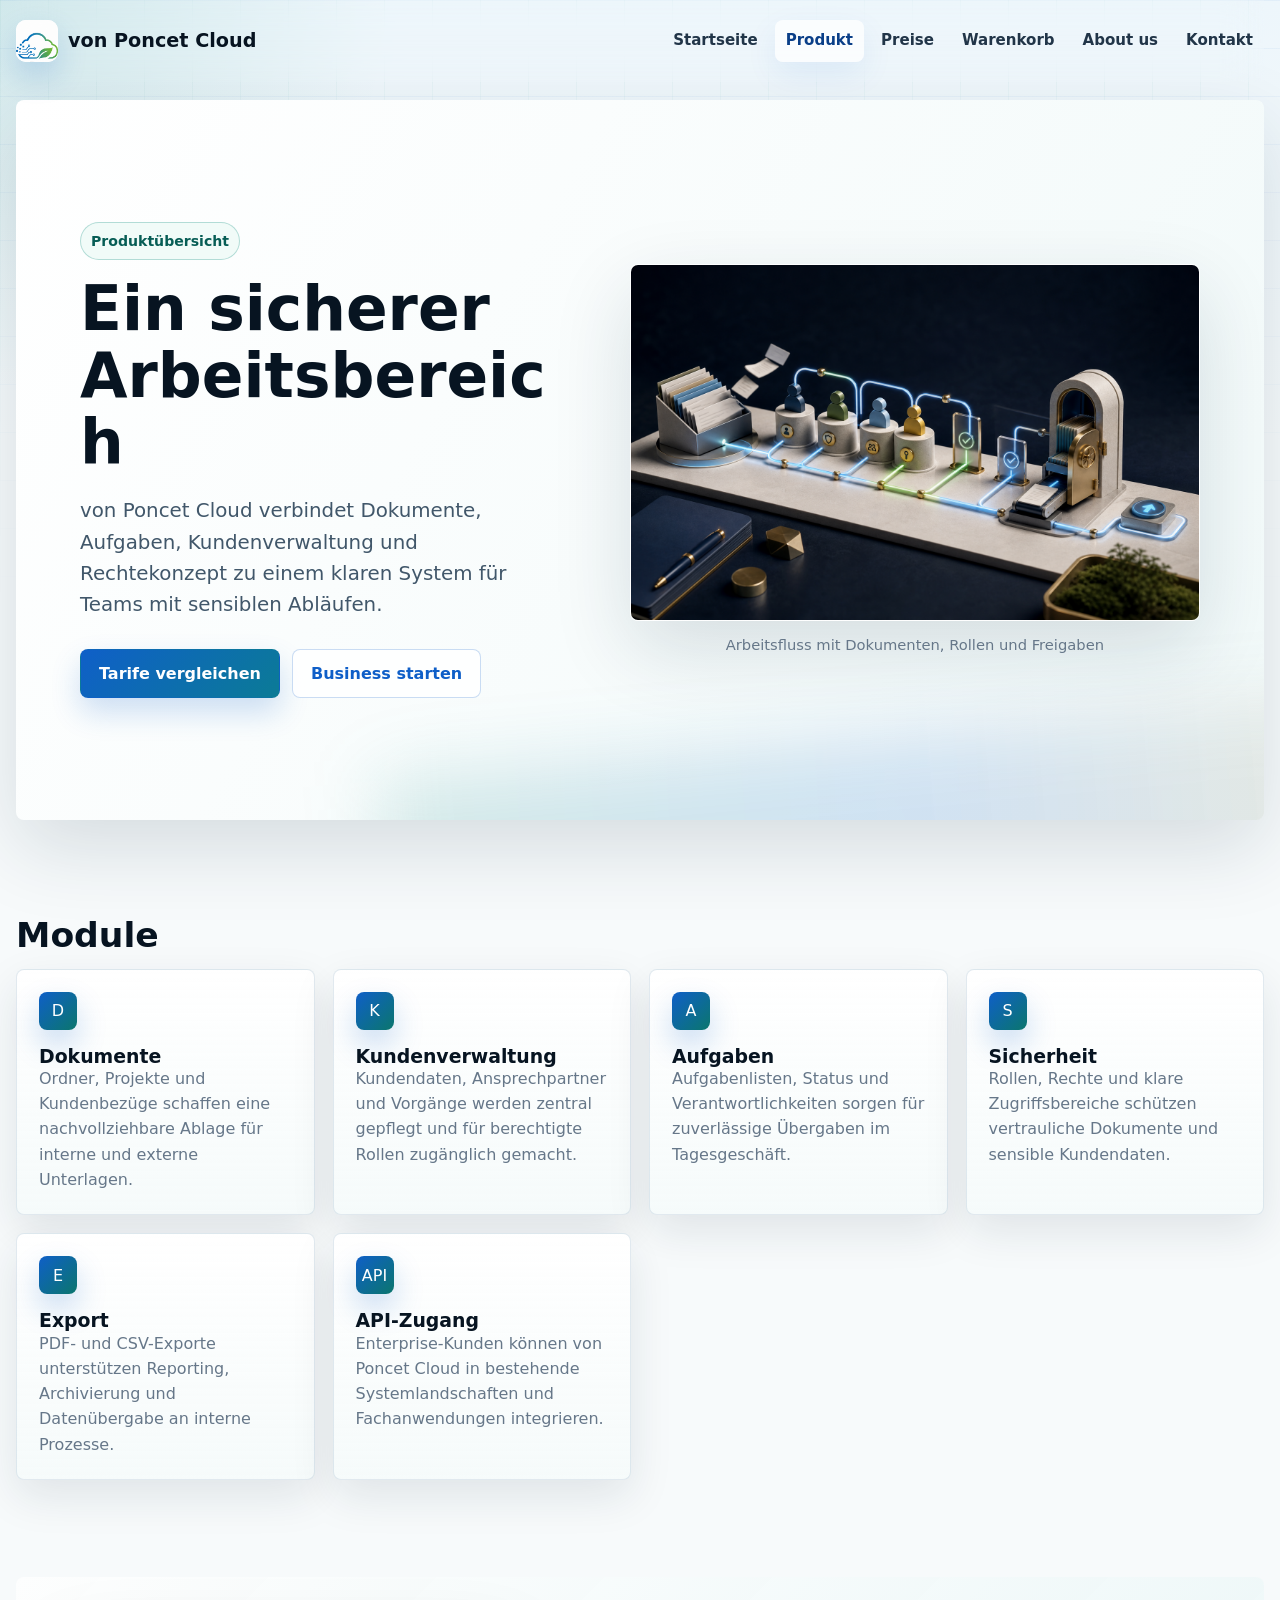
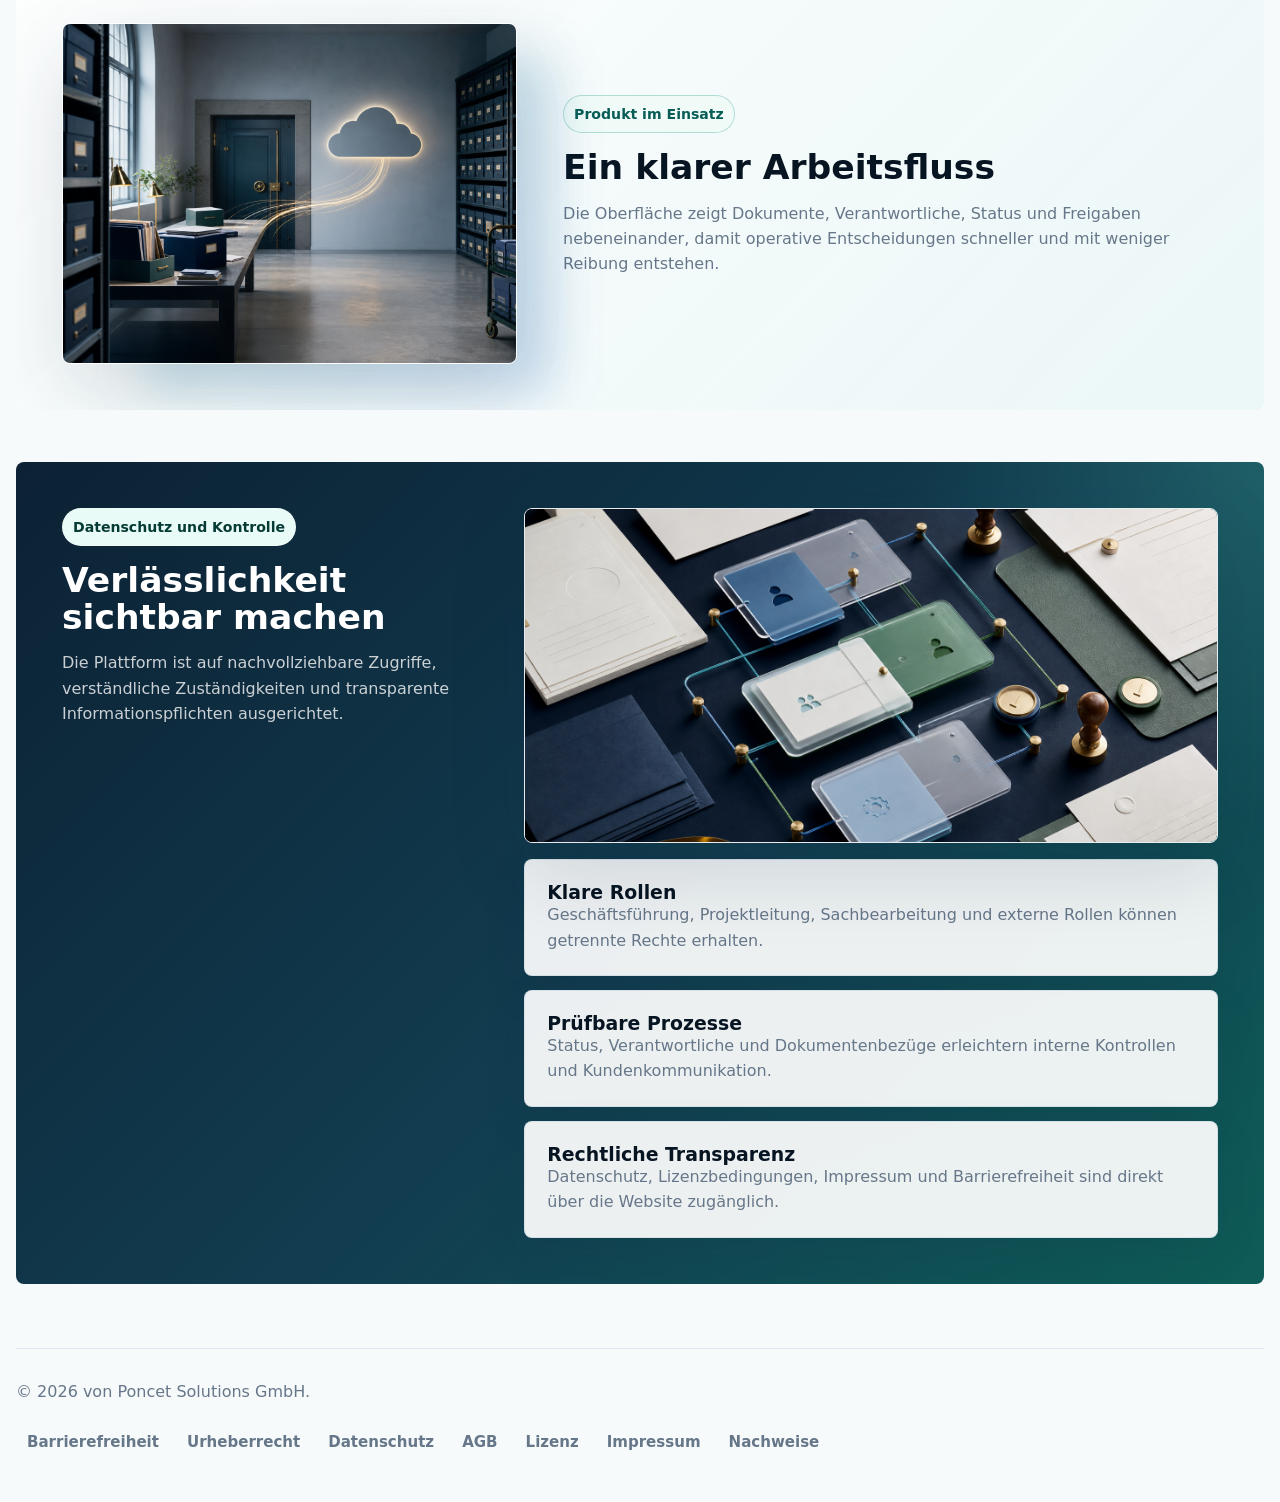
<file: product.html>
<!DOCTYPE html>
<html lang="de">
<head>
  <meta charset="UTF-8">
  <meta name="viewport" content="width=device-width, initial-scale=1.0">
  <meta name="description" content="von Poncet Cloud Produktübersicht mit Dokumentenablage, Aufgabenverwaltung, Kundenverwaltung, Rollenrechten, Export und API-Zugang.">
  <link rel="stylesheet" href="style/style.css?v=8">
  <script src="js/main.js" defer></script>
  <title>Produkt | von Poncet Cloud</title>
</head>
<body>
  <a class="skip-link" href="#main-content">Zum Inhalt springen</a>
  <header class="site-header">
    <a class="brand" href="index.html" aria-label="von Poncet Cloud Startseite"><span class="brand-logo" aria-hidden="true"></span>von Poncet Cloud</a>
    <nav aria-label="Hauptnavigation">
      <ul>
        <li><a href="index.html">Startseite</a></li>
        <li><a href="product.html" aria-current="page">Produkt</a></li>
        <li><a href="pricing.html">Preise</a></li>
        <li><a href="cart.html">Warenkorb</a></li>
        <li><a href="about.html">About us</a></li>
        <li><a href="contact.html">Kontakt</a></li>
      </ul>
    </nav>
  </header>

  <main id="main-content">
    <section class="hero">
      <div>
        <p class="eyebrow">Produktübersicht</p>
        <h1>Ein sicherer Arbeitsbereich</h1>
        <p class="lead">von Poncet Cloud verbindet Dokumente, Aufgaben, Kundenverwaltung und Rechtekonzept zu einem klaren System für Teams mit sensiblen Abläufen.</p>
        <div class="actions">
          <a class="button" href="pricing.html">Tarife vergleichen</a>
          <a class="button secondary" href="cart.html?plan=business">Business starten</a>
        </div>
      </div>
      <figure class="hero-visual hero-visual-wide">
        <img src="assets/images/vonponcetcloud-workflow-model.png" alt="Physisches Modell eines sicheren Arbeitsbereichs mit Dokumenten, Rollen und Freigaben">
        <figcaption>Arbeitsfluss mit Dokumenten, Rollen und Freigaben</figcaption>
      </figure>
    </section>

    <section class="intro-band" aria-labelledby="modules-heading">
      <h2 id="modules-heading">Module</h2>
      <div class="feature-grid">
        <article class="feature"><div class="icon brand-mark" aria-hidden="true">D</div><h3>Dokumente</h3><p>Ordner, Projekte und Kundenbezüge schaffen eine nachvollziehbare Ablage für interne und externe Unterlagen.</p></article>
        <article class="feature"><div class="icon brand-mark" aria-hidden="true">K</div><h3>Kundenverwaltung</h3><p>Kundendaten, Ansprechpartner und Vorgänge werden zentral gepflegt und für berechtigte Rollen zugänglich gemacht.</p></article>
        <article class="feature"><div class="icon brand-mark" aria-hidden="true">A</div><h3>Aufgaben</h3><p>Aufgabenlisten, Status und Verantwortlichkeiten sorgen für zuverlässige Übergaben im Tagesgeschäft.</p></article>
        <article class="feature"><div class="icon brand-mark" aria-hidden="true">S</div><h3>Sicherheit</h3><p>Rollen, Rechte und klare Zugriffsbereiche schützen vertrauliche Dokumente und sensible Kundendaten.</p></article>
        <article class="feature"><div class="icon brand-mark" aria-hidden="true">E</div><h3>Export</h3><p>PDF- und CSV-Exporte unterstützen Reporting, Archivierung und Datenübergabe an interne Prozesse.</p></article>
        <article class="feature"><div class="icon brand-mark" aria-hidden="true">API</div><h3>API-Zugang</h3><p>Enterprise-Kunden können von Poncet Cloud in bestehende Systemlandschaften und Fachanwendungen integrieren.</p></article>
      </div>
    </section>

    <section class="media-band media-band-reverse" aria-labelledby="product-workflow-heading">
      <div class="media-copy">
        <p class="eyebrow">Produkt im Einsatz</p>
        <h2 id="product-workflow-heading">Ein klarer Arbeitsfluss</h2>
        <p>Die Oberfläche zeigt Dokumente, Verantwortliche, Status und Freigaben nebeneinander, damit operative Entscheidungen schneller und mit weniger Reibung entstehen.</p>
      </div>
      <figure class="image-panel">
        <img src="assets/images/vonponcetcloud-secure-archive.png" alt="Sicheres Dokumentenarchiv als Metapher für kontrollierte Cloud-Ablage">
      </figure>
    </section>

    <section class="product-band" aria-labelledby="security-heading">
      <div>
        <p class="eyebrow">Datenschutz und Kontrolle</p>
        <h2 id="security-heading">Verlässlichkeit sichtbar machen</h2>
        <p>Die Plattform ist auf nachvollziehbare Zugriffe, verständliche Zuständigkeiten und transparente Informationspflichten ausgerichtet.</p>
      </div>
      <div class="band-flow">
        <img src="assets/images/vonponcetcloud-workflow-still-life.png" alt="Taktile Ablaufdarstellung mit Freigabeobjekten und Routing-Fäden">
        <div class="stack">
          <article class="card"><h3>Klare Rollen</h3><p>Geschäftsführung, Projektleitung, Sachbearbeitung und externe Rollen können getrennte Rechte erhalten.</p></article>
          <article class="card"><h3>Prüfbare Prozesse</h3><p>Status, Verantwortliche und Dokumentenbezüge erleichtern interne Kontrollen und Kundenkommunikation.</p></article>
          <article class="card"><h3>Rechtliche Transparenz</h3><p>Datenschutz, Lizenzbedingungen, Impressum und Barrierefreiheit sind direkt über die Website zugänglich.</p></article>
        </div>
      </div>
    </section>
  </main>

  <footer class="site-footer">
    <p>&copy; 2026 von Poncet Solutions GmbH.</p>
    <nav aria-label="Footer-Navigation">
      <ul>
        <li><a href="accessibility.html">Barrierefreiheit</a></li>
        <li><a href="copyright.html">Urheberrecht</a></li>
        <li><a href="privacy.html">Datenschutz</a></li>
        <li><a href="terms.html">AGB</a></li><li><a href="license.html">Lizenz</a></li>
        <li><a href="imprint.html">Impressum</a></li>
        <li><a href="evidence.html">Nachweise</a></li>
      </ul>
    </nav>
  </footer>
</body>
</html>
</file>
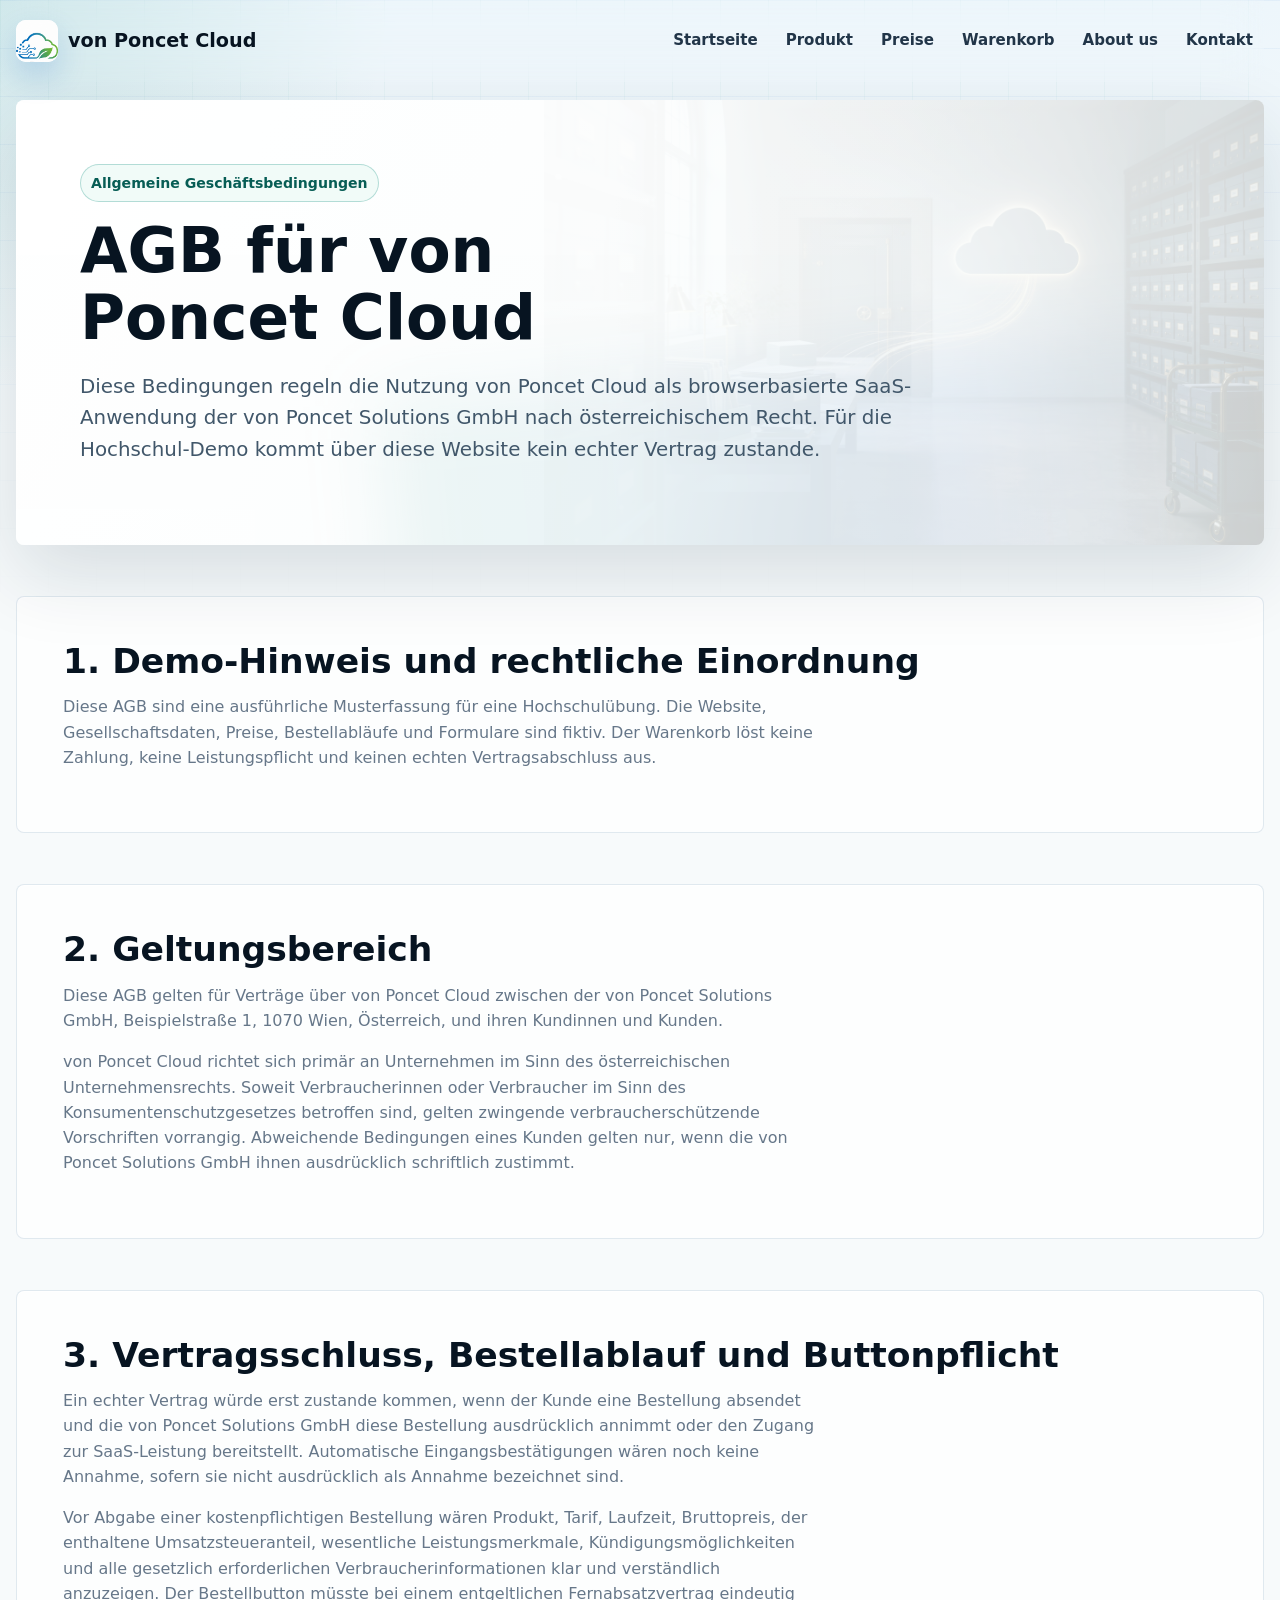
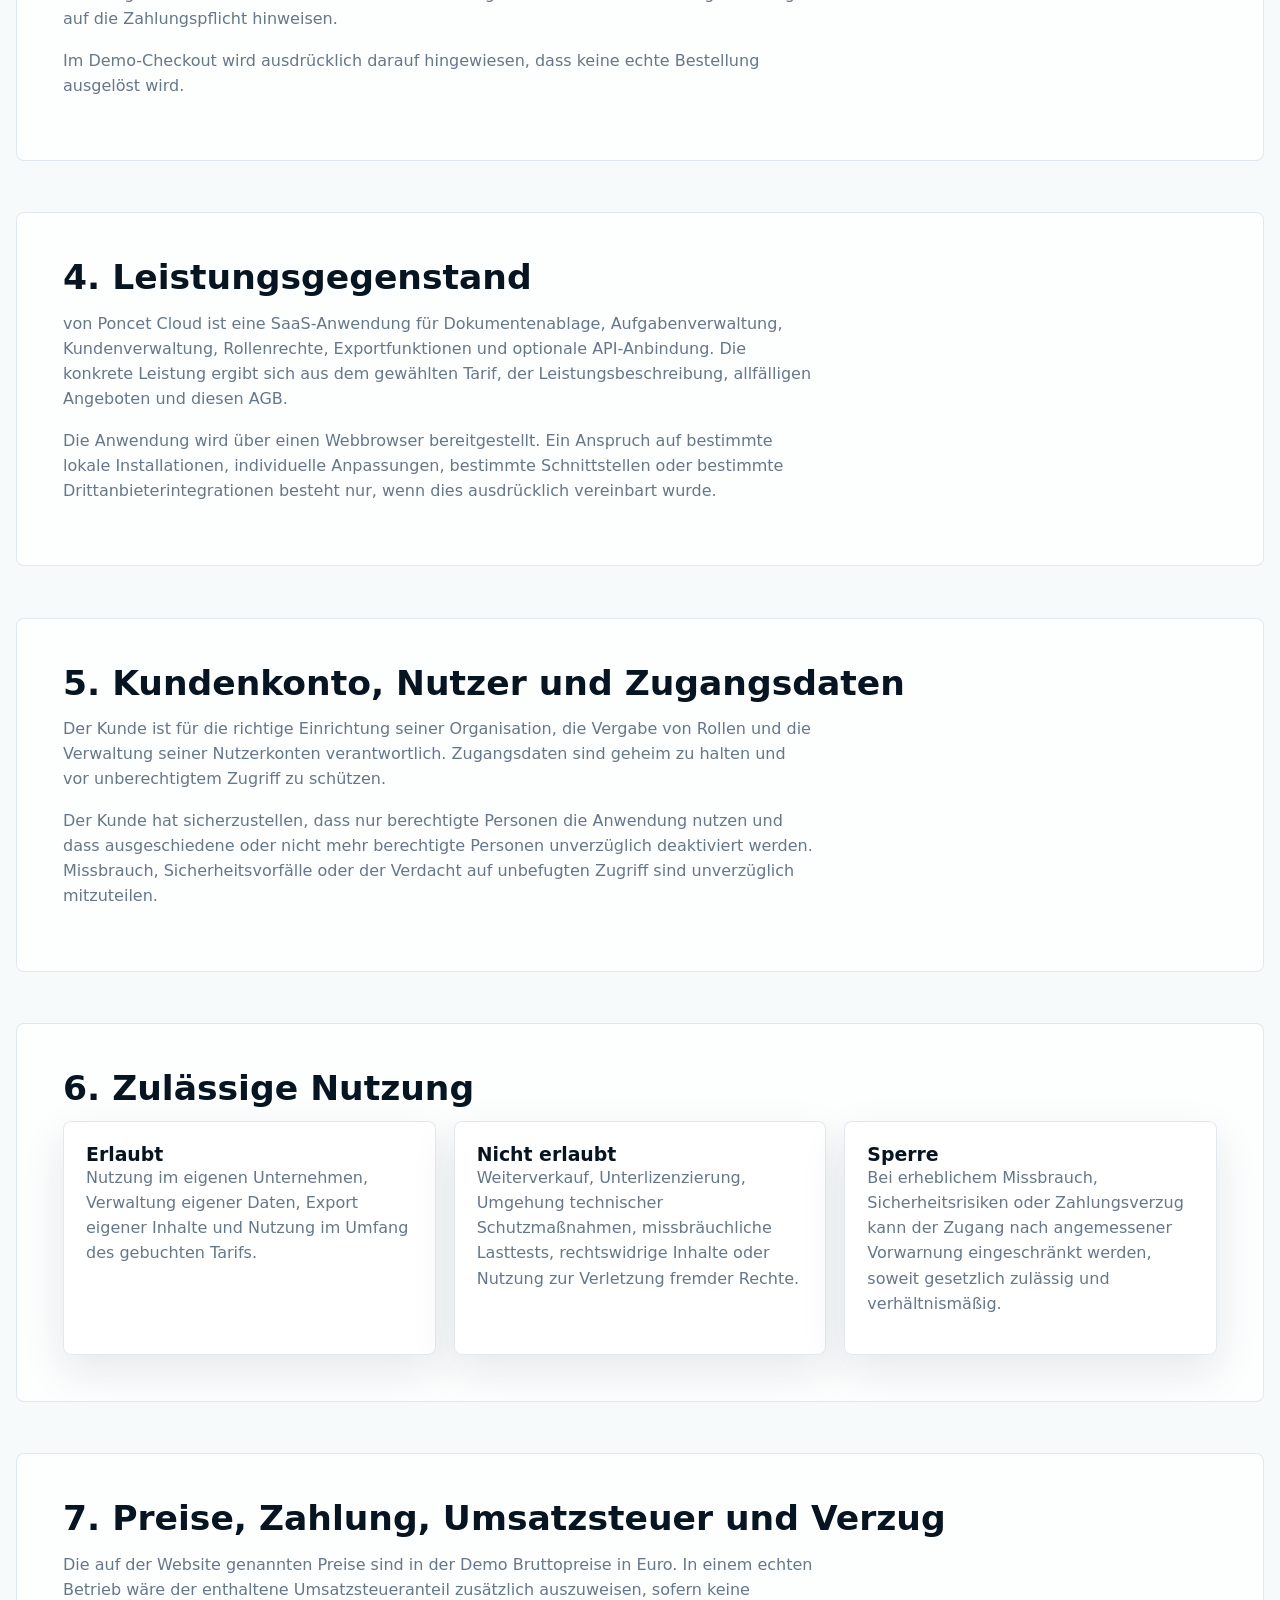
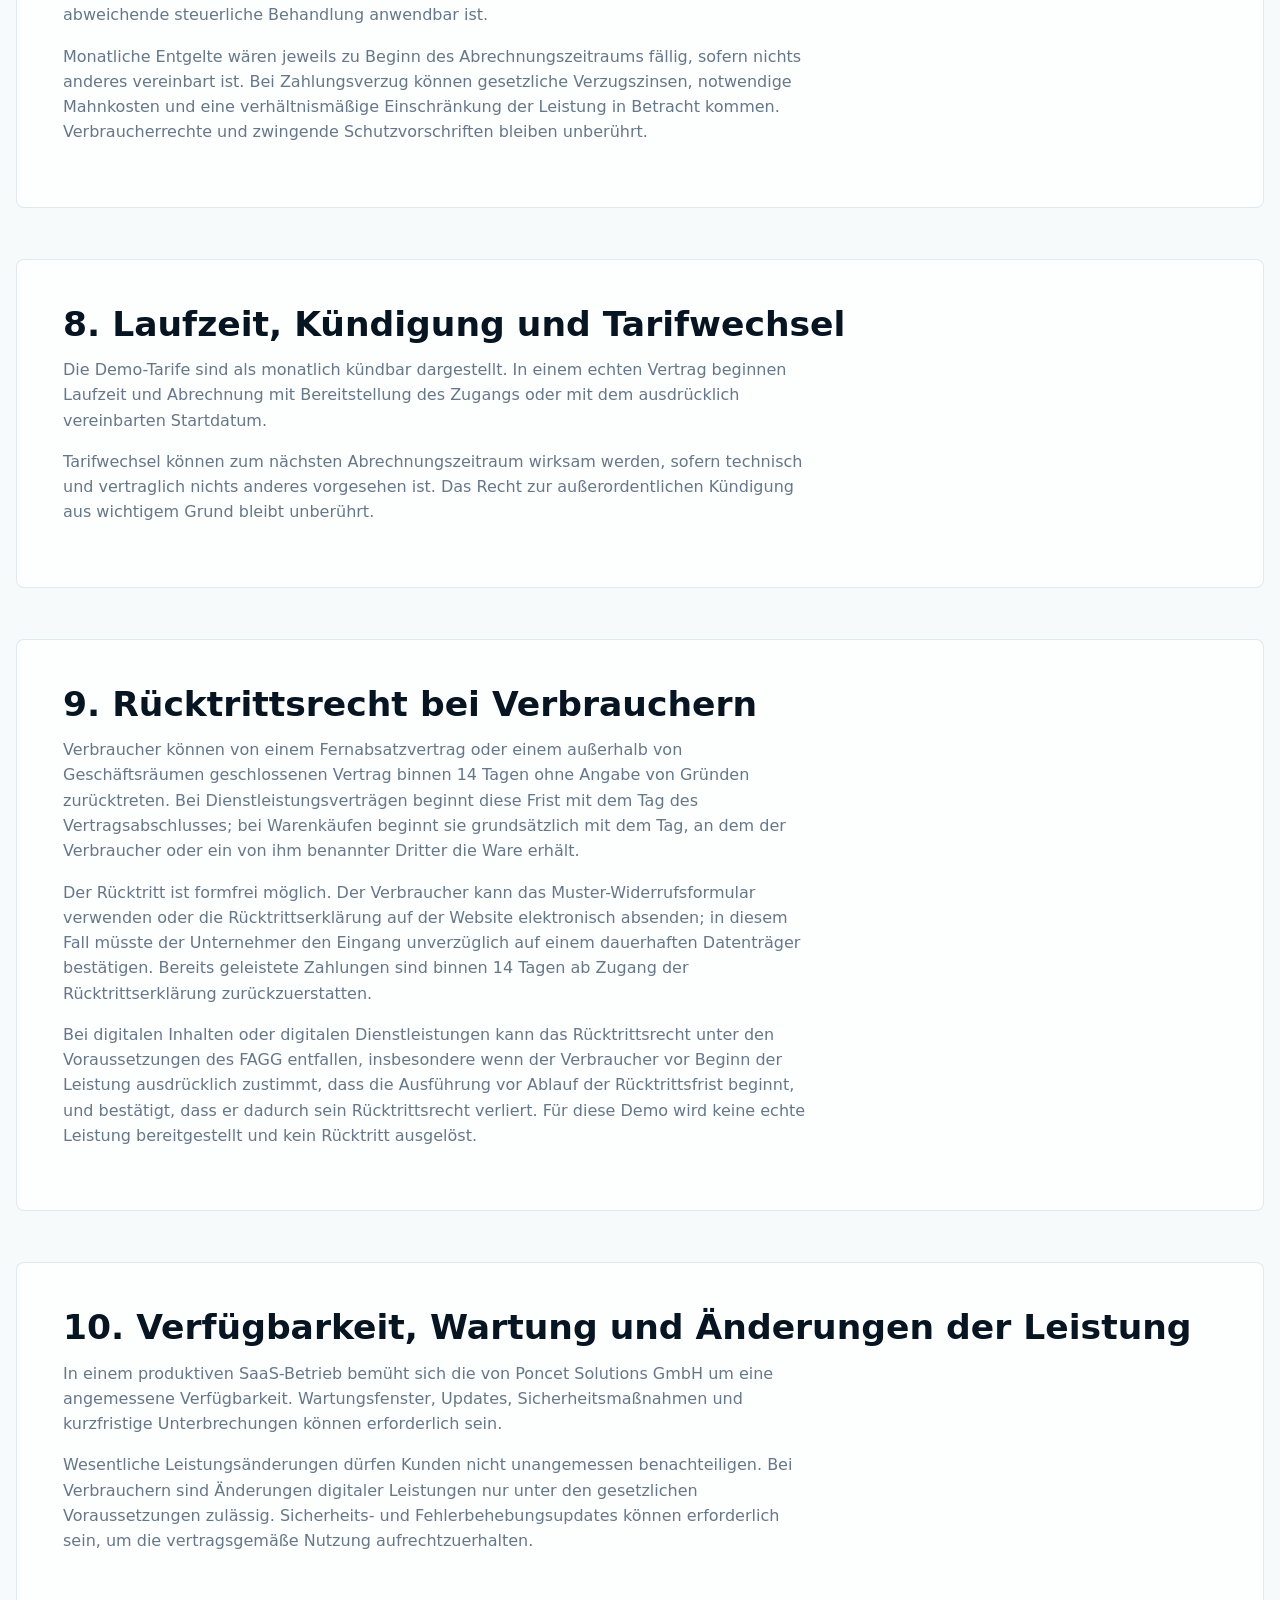
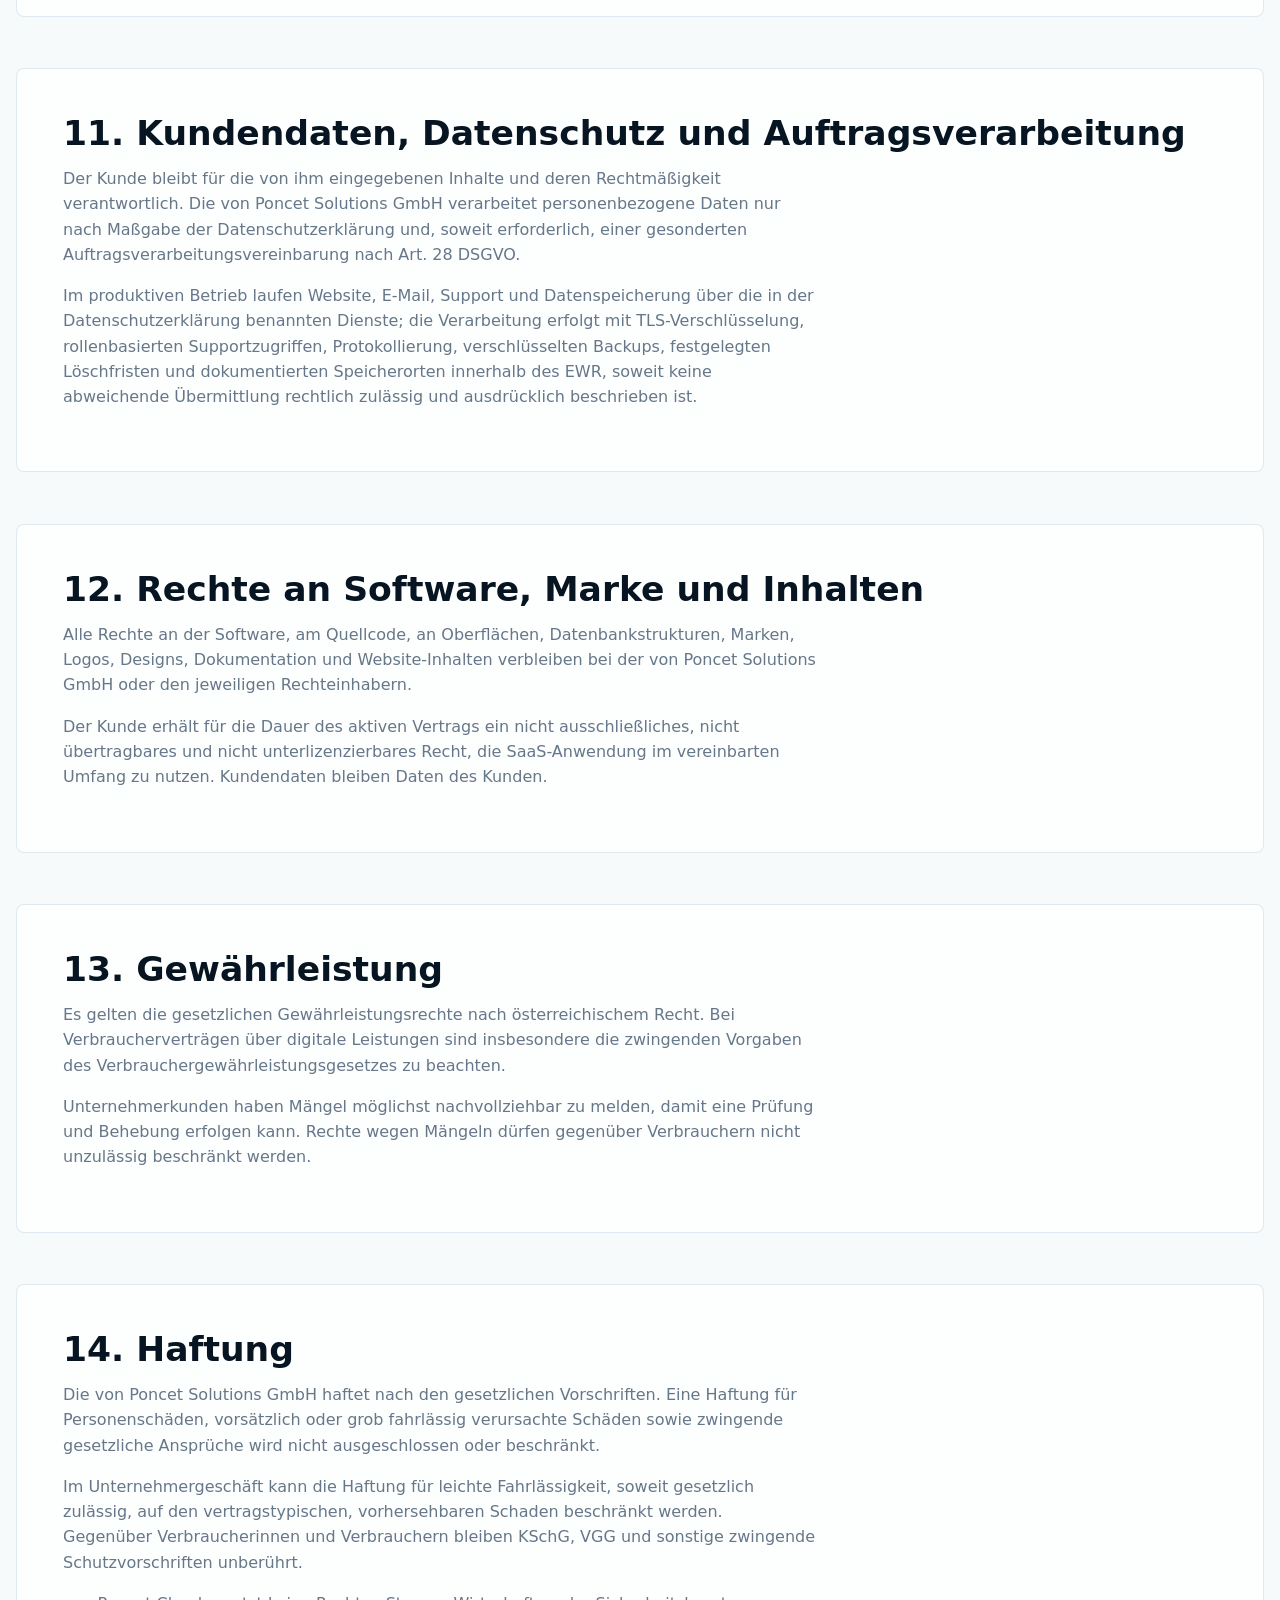
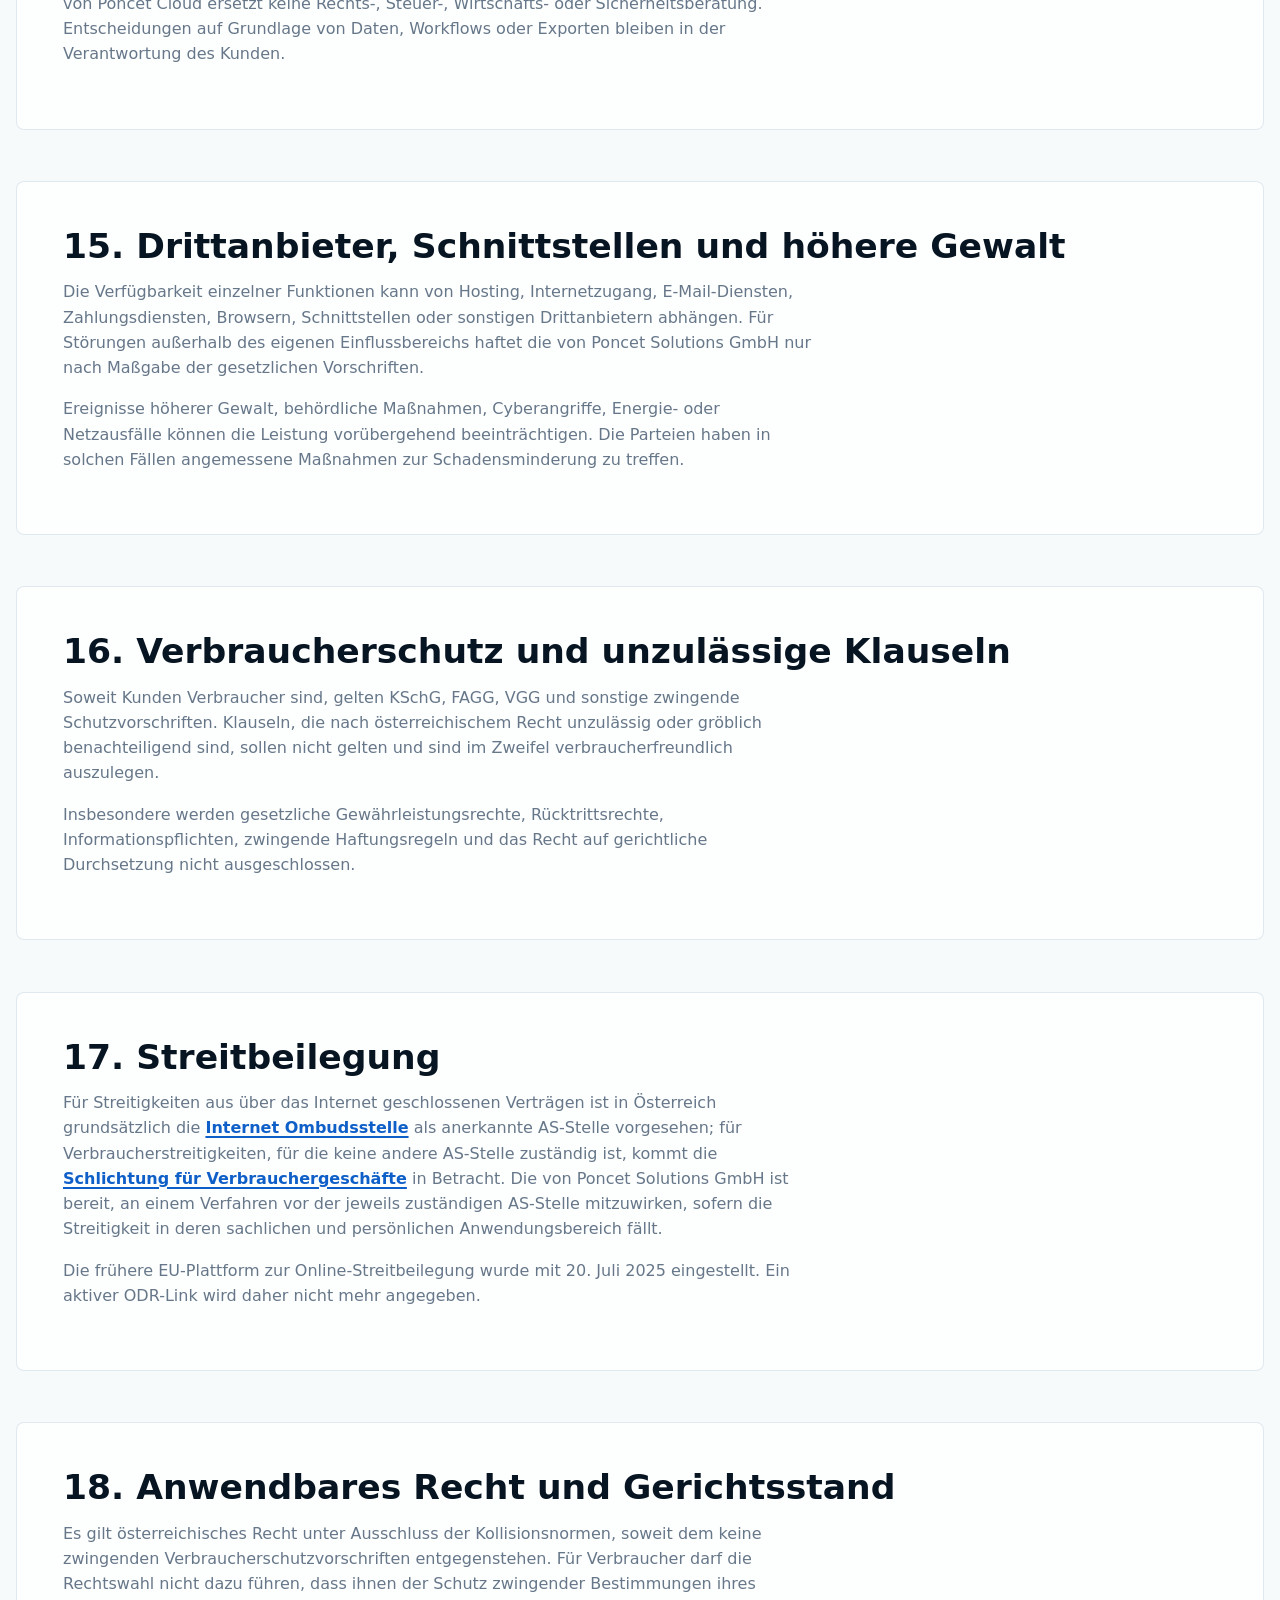
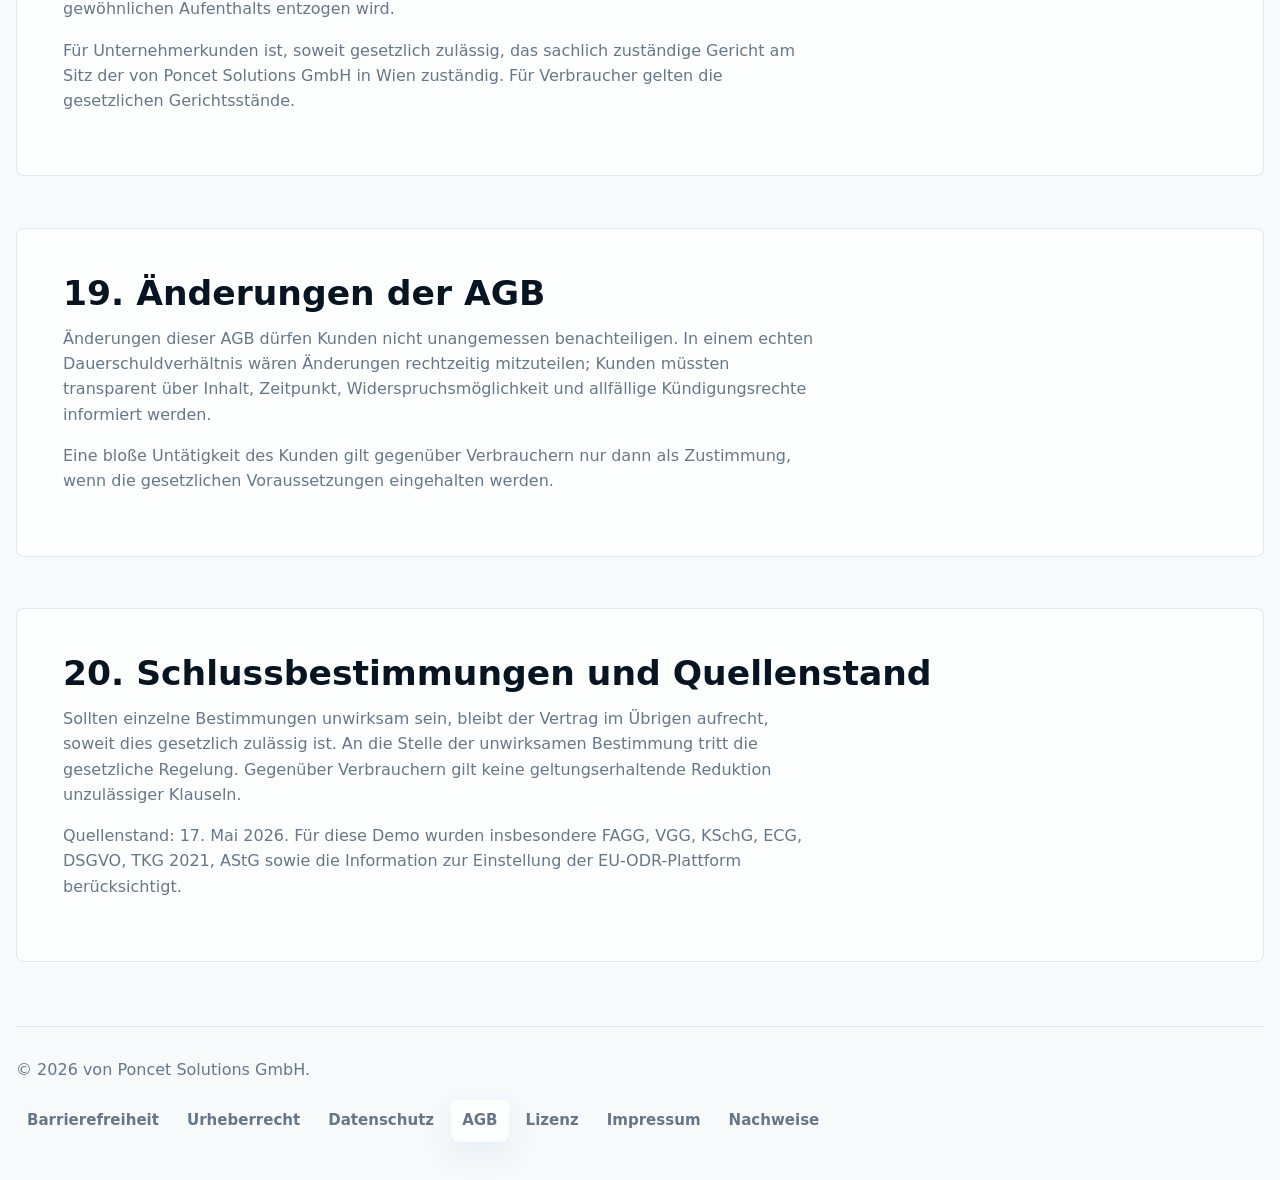
<file: terms.html>
<!DOCTYPE html>
<html lang="de">
<head>
  <meta charset="UTF-8">
  <meta name="viewport" content="width=device-width, initial-scale=1.0">
  <meta name="description" content="Allgemeine Geschäftsbedingungen der von Poncet Solutions GmbH für von Poncet Cloud nach österreichischem Recht.">
  <link rel="stylesheet" href="style/style.css?v=8">
  <title>AGB | von Poncet Cloud</title>
</head>
<body>
  <a class="skip-link" href="#main-content">Zum Inhalt springen</a>
  <header class="site-header"><a class="brand" href="index.html" aria-label="von Poncet Cloud Startseite"><span class="brand-logo" aria-hidden="true"></span>von Poncet Cloud</a><nav aria-label="Hauptnavigation"><ul><li><a href="index.html">Startseite</a></li><li><a href="product.html">Produkt</a></li><li><a href="pricing.html">Preise</a></li><li><a href="cart.html">Warenkorb</a></li><li><a href="about.html">About us</a></li><li><a href="contact.html">Kontakt</a></li></ul></nav></header>
  <main id="main-content">
    <section class="hero hero-text-only hero-legal">
      <div>
        <p class="eyebrow">Allgemeine Geschäftsbedingungen</p>
        <h1>AGB für von Poncet Cloud</h1>
        <p class="lead">Diese Bedingungen regeln die Nutzung von Poncet Cloud als browserbasierte SaaS-Anwendung der von Poncet Solutions GmbH nach österreichischem Recht. Für die Hochschul-Demo kommt über diese Website kein echter Vertrag zustande.</p>
      </div>
    </section>

    <section aria-labelledby="demo-heading">
      <h2 id="demo-heading">1. Demo-Hinweis und rechtliche Einordnung</h2>
      <p>Diese AGB sind eine ausführliche Musterfassung für eine Hochschulübung. Die Website, Gesellschaftsdaten, Preise, Bestellabläufe und Formulare sind fiktiv. Der Warenkorb löst keine Zahlung, keine Leistungspflicht und keinen echten Vertragsabschluss aus.</p>
    </section>

    <section aria-labelledby="scope-heading">
      <h2 id="scope-heading">2. Geltungsbereich</h2>
      <p>Diese AGB gelten für Verträge über von Poncet Cloud zwischen der von Poncet Solutions GmbH, Beispielstraße 1, 1070 Wien, Österreich, und ihren Kundinnen und Kunden.</p>
      <p>von Poncet Cloud richtet sich primär an Unternehmen im Sinn des österreichischen Unternehmensrechts. Soweit Verbraucherinnen oder Verbraucher im Sinn des Konsumentenschutzgesetzes betroffen sind, gelten zwingende verbraucherschützende Vorschriften vorrangig. Abweichende Bedingungen eines Kunden gelten nur, wenn die von Poncet Solutions GmbH ihnen ausdrücklich schriftlich zustimmt.</p>
    </section>

    <section aria-labelledby="contract-heading">
      <h2 id="contract-heading">3. Vertragsschluss, Bestellablauf und Buttonpflicht</h2>
      <p>Ein echter Vertrag würde erst zustande kommen, wenn der Kunde eine Bestellung absendet und die von Poncet Solutions GmbH diese Bestellung ausdrücklich annimmt oder den Zugang zur SaaS-Leistung bereitstellt. Automatische Eingangsbestätigungen wären noch keine Annahme, sofern sie nicht ausdrücklich als Annahme bezeichnet sind.</p>
      <p>Vor Abgabe einer kostenpflichtigen Bestellung wären Produkt, Tarif, Laufzeit, Bruttopreis, der enthaltene Umsatzsteueranteil, wesentliche Leistungsmerkmale, Kündigungsmöglichkeiten und alle gesetzlich erforderlichen Verbraucherinformationen klar und verständlich anzuzeigen. Der Bestellbutton müsste bei einem entgeltlichen Fernabsatzvertrag eindeutig auf die Zahlungspflicht hinweisen.</p>
      <p>Im Demo-Checkout wird ausdrücklich darauf hingewiesen, dass keine echte Bestellung ausgelöst wird.</p>
    </section>

    <section aria-labelledby="service-heading">
      <h2 id="service-heading">4. Leistungsgegenstand</h2>
      <p>von Poncet Cloud ist eine SaaS-Anwendung für Dokumentenablage, Aufgabenverwaltung, Kundenverwaltung, Rollenrechte, Exportfunktionen und optionale API-Anbindung. Die konkrete Leistung ergibt sich aus dem gewählten Tarif, der Leistungsbeschreibung, allfälligen Angeboten und diesen AGB.</p>
      <p>Die Anwendung wird über einen Webbrowser bereitgestellt. Ein Anspruch auf bestimmte lokale Installationen, individuelle Anpassungen, bestimmte Schnittstellen oder bestimmte Drittanbieterintegrationen besteht nur, wenn dies ausdrücklich vereinbart wurde.</p>
    </section>

    <section aria-labelledby="accounts-heading">
      <h2 id="accounts-heading">5. Kundenkonto, Nutzer und Zugangsdaten</h2>
      <p>Der Kunde ist für die richtige Einrichtung seiner Organisation, die Vergabe von Rollen und die Verwaltung seiner Nutzerkonten verantwortlich. Zugangsdaten sind geheim zu halten und vor unberechtigtem Zugriff zu schützen.</p>
      <p>Der Kunde hat sicherzustellen, dass nur berechtigte Personen die Anwendung nutzen und dass ausgeschiedene oder nicht mehr berechtigte Personen unverzüglich deaktiviert werden. Missbrauch, Sicherheitsvorfälle oder der Verdacht auf unbefugten Zugriff sind unverzüglich mitzuteilen.</p>
    </section>

    <section aria-labelledby="use-heading">
      <h2 id="use-heading">6. Zulässige Nutzung</h2>
      <div class="legal-grid">
        <article class="legal-note"><h3>Erlaubt</h3><p>Nutzung im eigenen Unternehmen, Verwaltung eigener Daten, Export eigener Inhalte und Nutzung im Umfang des gebuchten Tarifs.</p></article>
        <article class="legal-note"><h3>Nicht erlaubt</h3><p>Weiterverkauf, Unterlizenzierung, Umgehung technischer Schutzmaßnahmen, missbräuchliche Lasttests, rechtswidrige Inhalte oder Nutzung zur Verletzung fremder Rechte.</p></article>
        <article class="legal-note"><h3>Sperre</h3><p>Bei erheblichem Missbrauch, Sicherheitsrisiken oder Zahlungsverzug kann der Zugang nach angemessener Vorwarnung eingeschränkt werden, soweit gesetzlich zulässig und verhältnismäßig.</p></article>
      </div>
    </section>

    <section aria-labelledby="prices-heading">
      <h2 id="prices-heading">7. Preise, Zahlung, Umsatzsteuer und Verzug</h2>
      <p>Die auf der Website genannten Preise sind in der Demo Bruttopreise in Euro. In einem echten Betrieb wäre der enthaltene Umsatzsteueranteil zusätzlich auszuweisen, sofern keine abweichende steuerliche Behandlung anwendbar ist.</p>
      <p>Monatliche Entgelte wären jeweils zu Beginn des Abrechnungszeitraums fällig, sofern nichts anderes vereinbart ist. Bei Zahlungsverzug können gesetzliche Verzugszinsen, notwendige Mahnkosten und eine verhältnismäßige Einschränkung der Leistung in Betracht kommen. Verbraucherrechte und zwingende Schutzvorschriften bleiben unberührt.</p>
    </section>

    <section aria-labelledby="term-heading">
      <h2 id="term-heading">8. Laufzeit, Kündigung und Tarifwechsel</h2>
      <p>Die Demo-Tarife sind als monatlich kündbar dargestellt. In einem echten Vertrag beginnen Laufzeit und Abrechnung mit Bereitstellung des Zugangs oder mit dem ausdrücklich vereinbarten Startdatum.</p>
      <p>Tarifwechsel können zum nächsten Abrechnungszeitraum wirksam werden, sofern technisch und vertraglich nichts anderes vorgesehen ist. Das Recht zur außerordentlichen Kündigung aus wichtigem Grund bleibt unberührt.</p>
    </section>

    <section aria-labelledby="withdrawal-heading">
      <h2 id="withdrawal-heading">9. Rücktrittsrecht bei Verbrauchern</h2>
      <p>Verbraucher können von einem Fernabsatzvertrag oder einem außerhalb von Geschäftsräumen geschlossenen Vertrag binnen 14 Tagen ohne Angabe von Gründen zurücktreten. Bei Dienstleistungsverträgen beginnt diese Frist mit dem Tag des Vertragsabschlusses; bei Warenkäufen beginnt sie grundsätzlich mit dem Tag, an dem der Verbraucher oder ein von ihm benannter Dritter die Ware erhält.</p>
      <p>Der Rücktritt ist formfrei möglich. Der Verbraucher kann das Muster-Widerrufsformular verwenden oder die Rücktrittserklärung auf der Website elektronisch absenden; in diesem Fall müsste der Unternehmer den Eingang unverzüglich auf einem dauerhaften Datenträger bestätigen. Bereits geleistete Zahlungen sind binnen 14 Tagen ab Zugang der Rücktrittserklärung zurückzuerstatten.</p>
      <p>Bei digitalen Inhalten oder digitalen Dienstleistungen kann das Rücktrittsrecht unter den Voraussetzungen des FAGG entfallen, insbesondere wenn der Verbraucher vor Beginn der Leistung ausdrücklich zustimmt, dass die Ausführung vor Ablauf der Rücktrittsfrist beginnt, und bestätigt, dass er dadurch sein Rücktrittsrecht verliert. Für diese Demo wird keine echte Leistung bereitgestellt und kein Rücktritt ausgelöst.</p>
    </section>

    <section aria-labelledby="availability-heading">
      <h2 id="availability-heading">10. Verfügbarkeit, Wartung und Änderungen der Leistung</h2>
      <p>In einem produktiven SaaS-Betrieb bemüht sich die von Poncet Solutions GmbH um eine angemessene Verfügbarkeit. Wartungsfenster, Updates, Sicherheitsmaßnahmen und kurzfristige Unterbrechungen können erforderlich sein.</p>
      <p>Wesentliche Leistungsänderungen dürfen Kunden nicht unangemessen benachteiligen. Bei Verbrauchern sind Änderungen digitaler Leistungen nur unter den gesetzlichen Voraussetzungen zulässig. Sicherheits- und Fehlerbehebungsupdates können erforderlich sein, um die vertragsgemäße Nutzung aufrechtzuerhalten.</p>
    </section>

    <section aria-labelledby="data-heading">
      <h2 id="data-heading">11. Kundendaten, Datenschutz und Auftragsverarbeitung</h2>
      <p>Der Kunde bleibt für die von ihm eingegebenen Inhalte und deren Rechtmäßigkeit verantwortlich. Die von Poncet Solutions GmbH verarbeitet personenbezogene Daten nur nach Maßgabe der Datenschutzerklärung und, soweit erforderlich, einer gesonderten Auftragsverarbeitungsvereinbarung nach Art. 28 DSGVO.</p>
      <p>Im produktiven Betrieb laufen Website, E-Mail, Support und Datenspeicherung über die in der Datenschutzerklärung benannten Dienste; die Verarbeitung erfolgt mit TLS-Verschlüsselung, rollenbasierten Supportzugriffen, Protokollierung, verschlüsselten Backups, festgelegten Löschfristen und dokumentierten Speicherorten innerhalb des EWR, soweit keine abweichende Übermittlung rechtlich zulässig und ausdrücklich beschrieben ist.</p>
    </section>

    <section aria-labelledby="ip-heading">
      <h2 id="ip-heading">12. Rechte an Software, Marke und Inhalten</h2>
      <p>Alle Rechte an der Software, am Quellcode, an Oberflächen, Datenbankstrukturen, Marken, Logos, Designs, Dokumentation und Website-Inhalten verbleiben bei der von Poncet Solutions GmbH oder den jeweiligen Rechteinhabern.</p>
      <p>Der Kunde erhält für die Dauer des aktiven Vertrags ein nicht ausschließliches, nicht übertragbares und nicht unterlizenzierbares Recht, die SaaS-Anwendung im vereinbarten Umfang zu nutzen. Kundendaten bleiben Daten des Kunden.</p>
    </section>

    <section aria-labelledby="warranty-heading">
      <h2 id="warranty-heading">13. Gewährleistung</h2>
      <p>Es gelten die gesetzlichen Gewährleistungsrechte nach österreichischem Recht. Bei Verbraucherverträgen über digitale Leistungen sind insbesondere die zwingenden Vorgaben des Verbrauchergewährleistungsgesetzes zu beachten.</p>
      <p>Unternehmerkunden haben Mängel möglichst nachvollziehbar zu melden, damit eine Prüfung und Behebung erfolgen kann. Rechte wegen Mängeln dürfen gegenüber Verbrauchern nicht unzulässig beschränkt werden.</p>
    </section>

    <section aria-labelledby="liability-heading">
      <h2 id="liability-heading">14. Haftung</h2>
      <p>Die von Poncet Solutions GmbH haftet nach den gesetzlichen Vorschriften. Eine Haftung für Personenschäden, vorsätzlich oder grob fahrlässig verursachte Schäden sowie zwingende gesetzliche Ansprüche wird nicht ausgeschlossen oder beschränkt.</p>
      <p>Im Unternehmergeschäft kann die Haftung für leichte Fahrlässigkeit, soweit gesetzlich zulässig, auf den vertragstypischen, vorhersehbaren Schaden beschränkt werden. Gegenüber Verbraucherinnen und Verbrauchern bleiben KSchG, VGG und sonstige zwingende Schutzvorschriften unberührt.</p>
      <p>von Poncet Cloud ersetzt keine Rechts-, Steuer-, Wirtschafts- oder Sicherheitsberatung. Entscheidungen auf Grundlage von Daten, Workflows oder Exporten bleiben in der Verantwortung des Kunden.</p>
    </section>

    <section aria-labelledby="third-party-heading">
      <h2 id="third-party-heading">15. Drittanbieter, Schnittstellen und höhere Gewalt</h2>
      <p>Die Verfügbarkeit einzelner Funktionen kann von Hosting, Internetzugang, E-Mail-Diensten, Zahlungsdiensten, Browsern, Schnittstellen oder sonstigen Drittanbietern abhängen. Für Störungen außerhalb des eigenen Einflussbereichs haftet die von Poncet Solutions GmbH nur nach Maßgabe der gesetzlichen Vorschriften.</p>
      <p>Ereignisse höherer Gewalt, behördliche Maßnahmen, Cyberangriffe, Energie- oder Netzausfälle können die Leistung vorübergehend beeinträchtigen. Die Parteien haben in solchen Fällen angemessene Maßnahmen zur Schadensminderung zu treffen.</p>
    </section>

    <section aria-labelledby="consumer-heading">
      <h2 id="consumer-heading">16. Verbraucherschutz und unzulässige Klauseln</h2>
      <p>Soweit Kunden Verbraucher sind, gelten KSchG, FAGG, VGG und sonstige zwingende Schutzvorschriften. Klauseln, die nach österreichischem Recht unzulässig oder gröblich benachteiligend sind, sollen nicht gelten und sind im Zweifel verbraucherfreundlich auszulegen.</p>
      <p>Insbesondere werden gesetzliche Gewährleistungsrechte, Rücktrittsrechte, Informationspflichten, zwingende Haftungsregeln und das Recht auf gerichtliche Durchsetzung nicht ausgeschlossen.</p>
    </section>

    <section aria-labelledby="dispute-heading">
      <h2 id="dispute-heading">17. Streitbeilegung</h2>
      <p>Für Streitigkeiten aus über das Internet geschlossenen Verträgen ist in Österreich grundsätzlich die <a href="https://www.ombudsstelle.at/informationen-gemaess-astg/">Internet Ombudsstelle</a> als anerkannte AS-Stelle vorgesehen; für Verbraucherstreitigkeiten, für die keine andere AS-Stelle zuständig ist, kommt die <a href="https://www.verbraucherschlichtung.at/">Schlichtung für Verbrauchergeschäfte</a> in Betracht. Die von Poncet Solutions GmbH ist bereit, an einem Verfahren vor der jeweils zuständigen AS-Stelle mitzuwirken, sofern die Streitigkeit in deren sachlichen und persönlichen Anwendungsbereich fällt.</p>
      <p>Die frühere EU-Plattform zur Online-Streitbeilegung wurde mit 20. Juli 2025 eingestellt. Ein aktiver ODR-Link wird daher nicht mehr angegeben.</p>
    </section>

    <section aria-labelledby="law-heading">
      <h2 id="law-heading">18. Anwendbares Recht und Gerichtsstand</h2>
      <p>Es gilt österreichisches Recht unter Ausschluss der Kollisionsnormen, soweit dem keine zwingenden Verbraucherschutzvorschriften entgegenstehen. Für Verbraucher darf die Rechtswahl nicht dazu führen, dass ihnen der Schutz zwingender Bestimmungen ihres gewöhnlichen Aufenthalts entzogen wird.</p>
      <p>Für Unternehmerkunden ist, soweit gesetzlich zulässig, das sachlich zuständige Gericht am Sitz der von Poncet Solutions GmbH in Wien zuständig. Für Verbraucher gelten die gesetzlichen Gerichtsstände.</p>
    </section>

    <section aria-labelledby="changes-heading">
      <h2 id="changes-heading">19. Änderungen der AGB</h2>
      <p>Änderungen dieser AGB dürfen Kunden nicht unangemessen benachteiligen. In einem echten Dauerschuldverhältnis wären Änderungen rechtzeitig mitzuteilen; Kunden müssten transparent über Inhalt, Zeitpunkt, Widerspruchsmöglichkeit und allfällige Kündigungsrechte informiert werden.</p>
      <p>Eine bloße Untätigkeit des Kunden gilt gegenüber Verbrauchern nur dann als Zustimmung, wenn die gesetzlichen Voraussetzungen eingehalten werden.</p>
    </section>

    <section aria-labelledby="final-heading">
      <h2 id="final-heading">20. Schlussbestimmungen und Quellenstand</h2>
      <p>Sollten einzelne Bestimmungen unwirksam sein, bleibt der Vertrag im Übrigen aufrecht, soweit dies gesetzlich zulässig ist. An die Stelle der unwirksamen Bestimmung tritt die gesetzliche Regelung. Gegenüber Verbrauchern gilt keine geltungserhaltende Reduktion unzulässiger Klauseln.</p>
      <p>Quellenstand: 17. Mai 2026. Für diese Demo wurden insbesondere FAGG, VGG, KSchG, ECG, DSGVO, TKG 2021, AStG sowie die Information zur Einstellung der EU-ODR-Plattform berücksichtigt.</p>
    </section>
  </main>
  <footer class="site-footer"><p>&copy; 2026 von Poncet Solutions GmbH.</p><nav aria-label="Footer-Navigation"><ul><li><a href="accessibility.html">Barrierefreiheit</a></li><li><a href="copyright.html">Urheberrecht</a></li><li><a href="privacy.html">Datenschutz</a></li><li><a href="terms.html" aria-current="page">AGB</a></li><li><a href="license.html">Lizenz</a></li><li><a href="imprint.html">Impressum</a></li><li><a href="evidence.html">Nachweise</a></li></ul></nav></footer>
</body>
</html>
</file>
<file: style/style.css>
:root {
  --ink: #071421;
  --text: #24384a;
  --muted: #667789;
  --line: #dce7ef;
  --soft-line: rgba(186, 205, 218, 0.44);
  --bg: #f7fafb;
  --surface: #ffffff;
  --surface-2: #eef6f8;
  --primary: #0f5fc8;
  --primary-2: #0a3f88;
  --accent: #0b766d;
  --accent-2: #075d55;
  --gold: #c78424;
  --danger: #b42318;
  --focus: #c78424;
  --shadow: 0 28px 80px rgba(16, 40, 62, 0.14);
  --shadow-soft: 0 16px 44px rgba(16, 40, 62, 0.1);
  --max: 1380px;
  --radius: 8px;
}

* {
  box-sizing: border-box;
}

html {
  color: var(--text);
  background:
    radial-gradient(circle at top left, rgba(15, 139, 127, 0.13), transparent 390px),
    linear-gradient(180deg, #edf6fb 0, var(--bg) 440px);
  font-family: Inter, ui-sans-serif, system-ui, -apple-system, BlinkMacSystemFont, "Segoe UI", Arial, sans-serif;
  line-height: 1.58;
}

body {
  min-width: 320px;
  margin: 0;
}

.skip-link {
  position: absolute;
  top: 10px;
  left: 10px;
  z-index: 99;
  padding: 10px 14px;
  border-radius: var(--radius);
  background: var(--ink);
  color: #ffffff;
  transform: translateY(-140%);
}

.skip-link:focus {
  transform: translateY(0);
}

body::before {
  position: fixed;
  inset: 0;
  z-index: -1;
  pointer-events: none;
  content: "";
  background-image:
    linear-gradient(rgba(15, 95, 200, 0.05) 1px, transparent 1px),
    linear-gradient(90deg, rgba(15, 139, 127, 0.045) 1px, transparent 1px);
  background-size: 48px 48px;
  mask-image: linear-gradient(to bottom, #000 0, transparent 620px);
}

img,
svg {
  max-width: 100%;
}

img {
  height: auto;
}

a {
  color: var(--primary);
  font-weight: 750;
  text-decoration-thickness: 0.1em;
  text-underline-offset: 0.2em;
}

a:hover {
  color: var(--primary-2);
}

a:focus-visible,
button:focus-visible,
input:focus-visible,
textarea:focus-visible,
select:focus-visible {
  outline: 3px solid var(--focus);
  outline-offset: 3px;
}

.site-header,
main,
.site-footer {
  width: min(100% - 32px, var(--max));
  margin-inline: auto;
}

.site-header {
  position: sticky;
  top: 0;
  z-index: 10;
  display: flex;
  align-items: center;
  justify-content: space-between;
  gap: 24px;
  padding: 18px 0;
  backdrop-filter: blur(18px);
}

.brand {
  display: inline-flex;
  align-items: center;
  gap: 10px;
  min-height: 46px;
  color: var(--ink);
  font-size: 1.2rem;
  font-weight: 900;
  text-decoration: none;
}

.brand-logo {
  display: block;
  width: 42px;
  height: 42px;
  overflow: hidden;
  border-radius: 10px;
  background: #ffffff;
  box-shadow: 0 14px 30px rgba(15, 95, 200, 0.18);
}

.brand-logo::before {
  display: block;
  width: 88px;
  height: 88px;
  content: "";
  background: url("../assets/images/vonponcet-cloud-generated-exact.svg") center top / contain no-repeat;
  transform: translate(-23px, -8px);
}

.brand-mark {
  display: inline-grid;
  width: 38px;
  height: 38px;
  place-items: center;
  border-radius: 8px;
  background: linear-gradient(135deg, var(--primary), var(--accent));
  color: #fff;
  box-shadow: 0 14px 30px rgba(15, 95, 200, 0.22);
}

nav ul {
  display: flex;
  flex-wrap: wrap;
  align-items: center;
  gap: 6px;
  margin: 0;
  padding: 0;
  list-style: none;
}

nav a {
  display: inline-flex;
  align-items: center;
  min-height: 42px;
  padding: 8px 11px;
  border-radius: var(--radius);
  color: #213548;
  font-size: 0.94rem;
  text-decoration: none;
}

nav a:hover,
nav a[aria-current="page"] {
  background: rgba(255, 255, 255, 0.72);
  color: var(--primary-2);
  box-shadow: 0 12px 32px rgba(15, 95, 200, 0.08);
}

main {
  display: grid;
  gap: clamp(28px, 4vw, 58px);
  padding: 18px 0 64px;
}

section {
  padding: clamp(26px, 4vw, 46px);
  border-radius: var(--radius);
}

main > section:not(.hero):not(.product-band):not(.media-band):not(.intro-band) {
  border: 1px solid var(--soft-line);
  background: rgba(255, 255, 255, 0.72);
  box-shadow: 0 1px 0 rgba(255, 255, 255, 0.88) inset;
}

.hero {
  position: relative;
  display: grid;
  grid-template-columns: minmax(0, 0.92fr) minmax(390px, 1.08fr);
  align-items: center;
  gap: clamp(28px, 5vw, 64px);
  min-height: min(720px, calc(100vh - 112px));
  padding: clamp(34px, 5vw, 66px);
  overflow: hidden;
  background:
    linear-gradient(120deg, rgba(255, 255, 255, 0.96), rgba(238, 248, 248, 0.82)),
    #ffffff;
  box-shadow: var(--shadow);
}

.hero::before {
  position: absolute;
  inset: auto -15% -38% 30%;
  height: 360px;
  content: "";
  background: linear-gradient(90deg, rgba(15, 139, 127, 0.16), rgba(15, 95, 200, 0.16), rgba(199, 132, 36, 0.12));
  filter: blur(36px);
  transform: rotate(-5deg);
}

.hero-text-only {
  grid-template-columns: 1fr;
  min-height: 340px;
}

.hero-text-only::after {
  position: absolute;
  inset: 0;
  z-index: 0;
  content: "";
  background:
    linear-gradient(90deg, rgba(255, 255, 255, 0.98) 0 48%, rgba(255, 255, 255, 0.75) 100%),
    var(--hero-bg, url("../assets/images/vonponcetcloud-workflow-model.png")) right center / min(720px, 64vw) auto no-repeat;
  opacity: 0.58;
}

.hero-pricing {
  --hero-bg: url("../assets/images/vonponcetcloud-pricing-still-life.png");
}

.hero-cart {
  --hero-bg: url("../assets/images/vonponcetcloud-pricing-still-life.png");
}

.hero-contact {
  --hero-bg: url("../assets/images/vonponcetcloud-contact-routing.png");
}

.hero-legal {
  --hero-bg: url("../assets/images/vonponcetcloud-secure-archive.png");
}

.hero > div,
.hero-visual {
  position: relative;
  z-index: 1;
  min-width: 0;
}

.eyebrow {
  display: inline-flex;
  width: fit-content;
  margin: 0 0 16px;
  padding: 7px 10px;
  border: 1px solid rgba(15, 139, 127, 0.28);
  border-radius: 999px;
  color: var(--accent-2);
  background: rgba(239, 251, 247, 0.88);
  font-size: 0.88rem;
  font-weight: 850;
}

h1,
h2,
h3 {
  margin: 0;
  color: var(--ink);
  line-height: 1.08;
}

h1 {
  max-width: 760px;
  font-size: clamp(2.35rem, 4.8vw, 4.35rem);
  letter-spacing: 0;
  overflow-wrap: break-word;
  text-wrap: balance;
}

h2 {
  margin-bottom: 14px;
  font-size: clamp(1.55rem, 2.7vw, 2.55rem);
  letter-spacing: 0;
}

h3 {
  font-size: 1.18rem;
}

p {
  max-width: 74ch;
  margin: 0 0 16px;
  color: var(--muted);
}

.lead {
  max-width: 66ch;
  margin-top: 20px;
  color: #41576a;
  font-size: clamp(1.05rem, 2vw, 1.24rem);
}

.actions {
  display: flex;
  flex-wrap: wrap;
  gap: 12px;
  margin-top: 28px;
}

.button,
button,
.price-card > a,
.cta-list a {
  display: inline-flex;
  align-items: center;
  justify-content: center;
  min-height: 46px;
  padding: 11px 18px;
  border: 1px solid transparent;
  border-radius: var(--radius);
  background: linear-gradient(135deg, var(--primary), #0b7b96);
  color: #ffffff;
  font: inherit;
  font-weight: 850;
  text-align: center;
  text-decoration: none;
  cursor: pointer;
  box-shadow: 0 14px 30px rgba(15, 95, 200, 0.2);
}

.button:hover,
button:hover,
.price-card > a:hover,
.cta-list a:hover {
  background: linear-gradient(135deg, var(--primary-2), var(--accent-2));
  color: #ffffff;
}

.button.secondary {
  border-color: rgba(15, 95, 200, 0.22);
  background: rgba(255, 255, 255, 0.82);
  color: var(--primary);
  box-shadow: none;
}

.button.secondary:hover {
  background: #ffffff;
  color: var(--primary-2);
}

.hero-visual {
  display: grid;
  gap: 12px;
  margin: 0;
}

.hero-visual img {
  display: block;
  width: 100%;
  border: 1px solid rgba(255, 255, 255, 0.88);
  border-radius: var(--radius);
  object-fit: cover;
  box-shadow: var(--shadow);
}

.hero-visual-wide img {
  aspect-ratio: 16 / 10;
}

.hero-visual figcaption {
  color: var(--muted);
  font-size: 0.92rem;
  text-align: center;
}

.metrics {
  display: grid;
  grid-template-columns: repeat(3, minmax(0, 1fr));
  gap: 12px;
  margin-top: 30px;
}

.metric {
  padding: 16px;
  border: 1px solid rgba(218, 230, 238, 0.78);
  border-radius: var(--radius);
  background: rgba(255, 255, 255, 0.62);
  backdrop-filter: blur(12px);
}

.metric strong {
  display: block;
  color: var(--ink);
  font-size: 1.35rem;
  line-height: 1.1;
}

.metric span {
  color: var(--muted);
  font-size: 0.9rem;
  font-weight: 700;
}

.intro-band {
  padding-inline: 0;
  background: transparent;
}

.section-head {
  display: flex;
  align-items: end;
  justify-content: space-between;
  gap: 22px;
  margin-bottom: 22px;
}

.section-head > p {
  max-width: 46ch;
}

.grid,
.feature-grid,
.legal-grid,
.brand-grid {
  display: grid;
  grid-template-columns: repeat(auto-fit, minmax(240px, 1fr));
  gap: 18px;
}

.card,
.feature,
.legal-note,
.brand-tile,
.price-card,
fieldset,
.order-summary {
  border: 1px solid var(--soft-line);
  border-radius: var(--radius);
  background: rgba(255, 255, 255, 0.86);
  box-shadow: var(--shadow-soft);
}

.card,
.feature,
.legal-note,
.brand-tile {
  min-height: 100%;
  padding: 22px;
}

.feature {
  background:
    linear-gradient(180deg, rgba(255, 255, 255, 0.96), rgba(244, 250, 250, 0.84)),
    #ffffff;
}

.feature .icon,
.brand-tile .brand-mark,
.brand-tile .logo-icon-crop {
  margin-bottom: 16px;
}

.logo-icon-crop {
  display: block;
  width: min(100%, 260px);
  height: 150px;
  overflow: hidden;
  border-radius: var(--radius);
  background: #ffffff;
}

.logo-icon-crop::before {
  display: block;
  width: 330px;
  height: 330px;
  max-width: none;
  content: "";
  background: url("../assets/images/vonponcet-cloud-generated-exact.svg") center top / contain no-repeat;
  transform: translate(-35px, -30px);
}

.brand-tile img {
  display: block;
  width: min(100%, 260px);
  max-height: 150px;
  margin-bottom: 16px;
  object-fit: contain;
}

.color-swatches {
  display: grid;
  grid-template-columns: repeat(auto-fit, minmax(78px, 1fr));
  gap: 8px;
  margin-bottom: 16px;
}

.color-swatches span {
  display: grid;
  min-height: 64px;
  padding: 8px 5px;
  place-items: end center;
  border: 1px solid var(--soft-line);
  border-radius: var(--radius);
  background: var(--swatch);
  color: #ffffff;
  font-size: 0.72rem;
  font-weight: 800;
}

.color-swatches span:nth-child(5) {
  color: var(--ink);
}

.color-swatches span:nth-child(4) {
  color: var(--ink);
  border-color: rgba(15, 33, 52, 0.28);
}

.logo-showcase {
  display: grid;
  gap: 16px;
}

.logo-showcase img {
  display: block;
  width: min(100%, 520px);
  border: 1px solid var(--soft-line);
  border-radius: var(--radius);
  background: #ffffff;
  box-shadow: var(--shadow-soft);
}

.logo-showcase + .brand-grid {
  margin-top: 20px;
}

.feature p,
.card p,
.brand-tile p {
  margin-bottom: 0;
}

.imprint-grid {
  grid-template-columns: repeat(auto-fit, minmax(330px, 1fr));
  gap: 24px;
}

.imprint-grid .card {
  min-height: 190px;
  padding: clamp(28px, 3vw, 38px);
}

.imprint-grid .card h3 {
  font-size: 1.18rem;
}

.media-band {
  display: grid;
  grid-template-columns: minmax(0, 0.82fr) minmax(380px, 1.18fr);
  gap: clamp(24px, 4vw, 46px);
  align-items: center;
  overflow: hidden;
  background: linear-gradient(135deg, rgba(255, 255, 255, 0.78), rgba(231, 245, 246, 0.74));
}

.media-band-reverse .media-copy {
  order: 2;
}

.image-panel {
  position: relative;
  min-width: 0;
  margin: 0;
}

.media-copy,
.band-flow {
  min-width: 0;
}

.image-panel::before {
  position: absolute;
  inset: 10% -8% -8% 18%;
  z-index: 0;
  border-radius: var(--radius);
  content: "";
  background: linear-gradient(135deg, rgba(15, 139, 127, 0.2), rgba(15, 95, 200, 0.18));
  filter: blur(24px);
}

.image-panel img,
.image-panel video,
.band-flow > img {
  position: relative;
  z-index: 1;
  display: block;
  width: 100%;
  border: 1px solid rgba(255, 255, 255, 0.9);
  border-radius: var(--radius);
  object-fit: cover;
  box-shadow: var(--shadow);
}

.image-panel img {
  aspect-ratio: 4 / 3;
}

.video-panel video {
  aspect-ratio: 16 / 9;
  background: #071421;
}

.image-stories {
  background: linear-gradient(180deg, rgba(255, 255, 255, 0.82), rgba(244, 250, 250, 0.72));
}

.story-grid {
  display: grid;
  grid-template-columns: repeat(3, minmax(0, 1fr));
  gap: 18px;
}

.story-card {
  display: grid;
  gap: 14px;
  min-width: 0;
}

.story-card img {
  display: block;
  width: 100%;
  aspect-ratio: 4 / 3;
  border: 1px solid rgba(255, 255, 255, 0.88);
  border-radius: var(--radius);
  object-fit: cover;
  box-shadow: var(--shadow-soft);
}

.story-card h3 {
  margin-top: 4px;
}

.story-card p {
  margin-bottom: 0;
}

.about-scroll-section {
  overflow: hidden;
  background: linear-gradient(135deg, rgba(255, 255, 255, 0.86), rgba(233, 247, 247, 0.76));
}

.side-scroll {
  display: grid;
  grid-auto-columns: minmax(320px, 44%);
  grid-auto-flow: column;
  gap: 18px;
  overflow-x: auto;
  padding: 4px 4px 18px;
  scroll-snap-type: x mandatory;
  scrollbar-color: rgba(15, 95, 200, 0.42) rgba(186, 205, 218, 0.28);
}

.scroll-card {
  scroll-snap-align: start;
  display: grid;
  gap: 14px;
  min-width: 0;
  padding: 14px;
  border: 1px solid var(--soft-line);
  border-radius: var(--radius);
  background: rgba(255, 255, 255, 0.86);
  box-shadow: var(--shadow-soft);
}

.scroll-card img {
  width: 100%;
  aspect-ratio: 4 / 3;
  border-radius: var(--radius);
  object-fit: cover;
}

.scroll-card p {
  margin-bottom: 0;
}

.checkout-stage {
  overflow: hidden;
}

.legal-callout {
  display: grid;
  gap: 6px;
  margin: 18px 0 22px;
  padding: 18px 20px;
  border: 1px solid rgba(199, 132, 36, 0.35);
  border-radius: var(--radius);
  background:
    linear-gradient(135deg, rgba(255, 248, 232, 0.96), rgba(239, 251, 247, 0.82)),
    #fff8e8;
  color: #473113;
}

.legal-callout strong {
  color: var(--ink);
  font-size: 1rem;
}

.legal-callout p {
  margin: 0;
}

.checkout-visual {
  margin: 0 0 22px;
}

.checkout-visual img {
  display: block;
  width: 100%;
  max-height: 280px;
  border: 1px solid rgba(255, 255, 255, 0.88);
  border-radius: var(--radius);
  object-fit: cover;
  object-position: center 54%;
  box-shadow: var(--shadow-soft);
}

.product-band {
  display: grid;
  grid-template-columns: 0.75fr 1.25fr;
  gap: clamp(24px, 4vw, 46px);
  align-items: start;
  overflow: hidden;
  background:
    radial-gradient(circle at top right, rgba(83, 213, 190, 0.2), transparent 360px),
    linear-gradient(135deg, #0c2134, #123d50 54%, #0e5c58);
}

.product-band h2,
.product-band h3,
.product-band p,
.product-band li {
  color: #ffffff;
}

.product-band p,
.product-band li {
  color: rgba(255, 255, 255, 0.78);
}

.product-band .eyebrow {
  border-color: rgba(255, 255, 255, 0.24);
  color: #063b35;
  background: #e9fbf6;
}

.product-band .card {
  background: rgba(255, 255, 255, 0.92);
}

.product-band .card h3 {
  color: var(--ink);
}

.product-band .card p {
  color: var(--muted);
}

.band-flow {
  display: grid;
  gap: 16px;
}

.band-flow > img {
  aspect-ratio: 3 / 1.45;
}

.stack {
  display: grid;
  gap: 14px;
}

.timeline {
  counter-reset: step;
  display: grid;
  grid-template-columns: repeat(2, minmax(0, 1fr));
  gap: 12px;
  margin: 0;
  padding: 0;
  list-style: none;
}

.timeline li {
  position: relative;
  min-height: 128px;
  padding: 18px 18px 18px 58px;
  border: 1px solid rgba(255, 255, 255, 0.18);
  border-radius: var(--radius);
  background: rgba(255, 255, 255, 0.08);
}

.timeline li::before {
  position: absolute;
  top: 18px;
  left: 18px;
  display: grid;
  width: 28px;
  height: 28px;
  place-items: center;
  border-radius: 8px;
  background: #6ee0c6;
  color: #06251d;
  content: counter(step);
  counter-increment: step;
  font-weight: 900;
}

section ul {
  display: grid;
  gap: 9px;
  margin: 0;
  padding-left: 1.2rem;
}

.cta-list {
  grid-template-columns: repeat(auto-fit, minmax(210px, 1fr));
  padding-left: 0;
  list-style: none;
}

.cta-list a {
  width: 100%;
}

.pricing-grid {
  display: grid;
  grid-template-columns: repeat(auto-fit, minmax(245px, 1fr));
  gap: 18px;
}

.price-card {
  position: relative;
  display: flex;
  flex-direction: column;
  gap: 14px;
  min-height: 100%;
  padding: 24px;
}

.price-card.featured {
  border-color: rgba(15, 139, 127, 0.58);
  background: linear-gradient(180deg, #ffffff, #f0fbf8);
  box-shadow: 0 24px 58px rgba(15, 139, 127, 0.17);
}

.badge {
  display: inline-flex;
  width: fit-content;
  padding: 5px 8px;
  border-radius: 999px;
  background: #e9f8f4;
  color: var(--accent-2);
  font-size: 0.82rem;
  font-weight: 850;
}

.price-card p {
  margin: 0;
}

.price {
  color: var(--ink);
  font-size: 2rem;
  font-weight: 900;
  line-height: 1.08;
}

.price-note {
  color: var(--muted);
  font-size: 0.92rem;
  font-weight: 750;
}

.price span {
  color: var(--muted);
  font-size: 1rem;
  font-weight: 750;
}

.price-card ul {
  gap: 8px;
  margin-bottom: 10px;
}

.price-card > a {
  width: 100%;
  margin-top: auto;
}

.checkout-layout {
  display: grid;
  grid-template-columns: minmax(0, 1.25fr) minmax(300px, 0.75fr);
  gap: 24px;
  align-items: start;
}

.checkout-form {
  display: grid;
  gap: 20px;
}

fieldset {
  display: grid;
  gap: 12px;
  margin: 0;
  padding: 22px;
}

legend {
  padding: 0 6px;
  color: var(--ink);
  font-weight: 900;
}

label {
  color: var(--ink);
  font-weight: 800;
}

input,
select,
textarea {
  width: 100%;
  min-height: 46px;
  padding: 11px 12px;
  border: 1px solid #bfcddd;
  border-radius: var(--radius);
  background: #ffffff;
  color: var(--text);
  font: inherit;
}

textarea {
  min-height: 132px;
  resize: vertical;
}

input::placeholder,
textarea::placeholder {
  color: #718294;
}

.field-hint {
  margin: 0;
  color: var(--muted);
  font-size: 0.94rem;
  line-height: 1.55;
}

.choice {
  display: flex;
  align-items: flex-start;
  gap: 10px;
  font-weight: 700;
}

.choice input {
  width: auto;
  min-height: auto;
  margin-top: 0.35em;
}

.order-summary {
  position: sticky;
  top: 86px;
  display: grid;
  gap: 16px;
  padding: 24px;
  background:
    linear-gradient(180deg, #f2f8ff, #ffffff 58%),
    #ffffff;
}

.order-summary h3 {
  font-size: 1.35rem;
}

.order-summary dl {
  display: grid;
  gap: 12px;
  margin: 0;
}

.order-summary dl div {
  display: flex;
  justify-content: space-between;
  gap: 16px;
  padding-bottom: 10px;
  border-bottom: 1px solid rgba(15, 95, 200, 0.16);
}

.order-summary dt {
  color: var(--muted);
  font-weight: 750;
}

.order-summary dd {
  margin: 0;
  color: var(--ink);
  font-weight: 900;
  text-align: right;
}

.summary-total {
  max-width: none;
  padding: 14px;
  border-radius: var(--radius);
  background: var(--ink);
  color: #ffffff;
  font-size: 1.28rem;
  font-weight: 900;
}

.form-status {
  display: none;
  margin: 0;
  padding: 14px 16px;
  border: 1px solid rgba(15, 139, 127, 0.32);
  border-radius: var(--radius);
  background: #e9f8f2;
  color: #075f49;
  font-weight: 800;
}

.form-status.is-visible {
  display: block;
}

table {
  width: 100%;
  border-collapse: collapse;
  overflow: hidden;
  border-radius: var(--radius);
  background: #ffffff;
}

th,
td {
  padding: 13px 14px;
  border-bottom: 1px solid var(--line);
  overflow-wrap: anywhere;
  text-align: left;
  vertical-align: top;
}

th {
  color: var(--ink);
  background: #eaf2fb;
  font-weight: 900;
}

.table-wrap {
  width: 100%;
  max-width: 100%;
  overflow-x: auto;
}

.brand-class-table th:first-child,
.brand-class-table td:first-child {
  min-width: 180px;
  width: 18%;
  font-weight: 800;
}

.nice-class-table th:first-child,
.nice-class-table td:first-child {
  min-width: 150px;
  width: 16%;
  font-weight: 800;
}

.license-plan-table th:first-child,
.license-plan-table td:first-child {
  min-width: 190px;
  width: 22%;
  font-weight: 800;
}

.site-footer {
  display: grid;
  gap: 18px;
  padding: 30px 0 38px;
  border-top: 1px solid var(--line);
}

.site-footer p {
  margin: 0;
}

.site-footer nav a {
  color: var(--muted);
}

@media (max-width: 980px) {
  .hero,
  .product-band,
  .media-band,
  .checkout-layout {
    grid-template-columns: 1fr;
  }

  .media-band-reverse .media-copy {
    order: 0;
  }

  .hero {
    min-height: auto;
  }

  .timeline {
    grid-template-columns: 1fr;
  }

  .story-grid {
    grid-template-columns: 1fr;
  }

  .side-scroll {
    grid-auto-columns: minmax(280px, 82%);
  }
}

@media (max-width: 880px) {
  .site-header {
    align-items: flex-start;
    flex-direction: column;
    position: static;
  }

  nav ul {
    align-items: stretch;
    width: 100%;
  }

  nav li {
    flex: 1 1 auto;
  }

  nav a {
    justify-content: center;
    width: 100%;
  }

  .metrics {
    grid-template-columns: 1fr;
  }

  .section-head {
    display: block;
  }

  .order-summary {
    position: static;
  }
}

@media (max-width: 560px) {
  .site-header,
  main,
  .site-footer {
    width: min(100% - 22px, var(--max));
  }

  section,
  .hero,
  .product-band,
  .media-band {
    padding: 22px;
  }

  .intro-band {
    padding-inline: 0;
  }

  h1 {
    font-size: 2.45rem;
  }

  .actions,
  .button,
  button {
    width: 100%;
  }

  .hero-visual img,
  .image-panel img,
  .image-panel video,
  .band-flow > img {
    aspect-ratio: 1 / 0.82;
  }

  .hero-text-only::after {
    background-size: 115vw auto;
    background-position: center bottom;
    opacity: 0.22;
  }

  .side-scroll {
    grid-auto-columns: minmax(245px, 88%);
  }

  .order-summary dl div {
    display: grid;
    gap: 2px;
  }

  .order-summary dd {
    text-align: left;
  }

  .table-wrap {
    overflow-x: visible;
  }

  .table-wrap table,
  .table-wrap thead,
  .table-wrap tbody,
  .table-wrap tr,
  .table-wrap td {
    display: block;
  }

  .table-wrap table {
    border-radius: 0;
    background: transparent;
  }

  .table-wrap thead {
    position: absolute;
    width: 1px;
    height: 1px;
    overflow: hidden;
    clip: rect(0 0 0 0);
    white-space: nowrap;
  }

  .table-wrap tbody {
    display: grid;
    gap: 12px;
  }

  .table-wrap tr {
    overflow: hidden;
    border: 1px solid var(--line);
    border-radius: var(--radius);
    background: #ffffff;
    box-shadow: 0 12px 30px rgba(16, 40, 62, 0.07);
  }

  .table-wrap td {
    display: grid;
    grid-template-columns: minmax(108px, 38%) minmax(0, 1fr);
    gap: 12px;
    padding: 12px 14px;
  }

  .table-wrap td::before {
    color: var(--ink);
    font-size: 0.78rem;
    font-weight: 900;
    letter-spacing: 0.02em;
    text-transform: uppercase;
    content: attr(data-label);
  }

  .table-wrap td:last-child {
    border-bottom: 0;
  }
}

@media (prefers-reduced-motion: no-preference) {
  a,
  button,
  .price-card,
  .card,
  .feature {
    transition: background-color 160ms ease, color 160ms ease, border-color 160ms ease, transform 180ms ease, box-shadow 180ms ease;
  }

  .price-card:hover,
  .card:hover,
  .feature:hover {
    transform: translateY(-3px);
    box-shadow: 0 24px 58px rgba(16, 40, 62, 0.13);
  }
}
</file>
